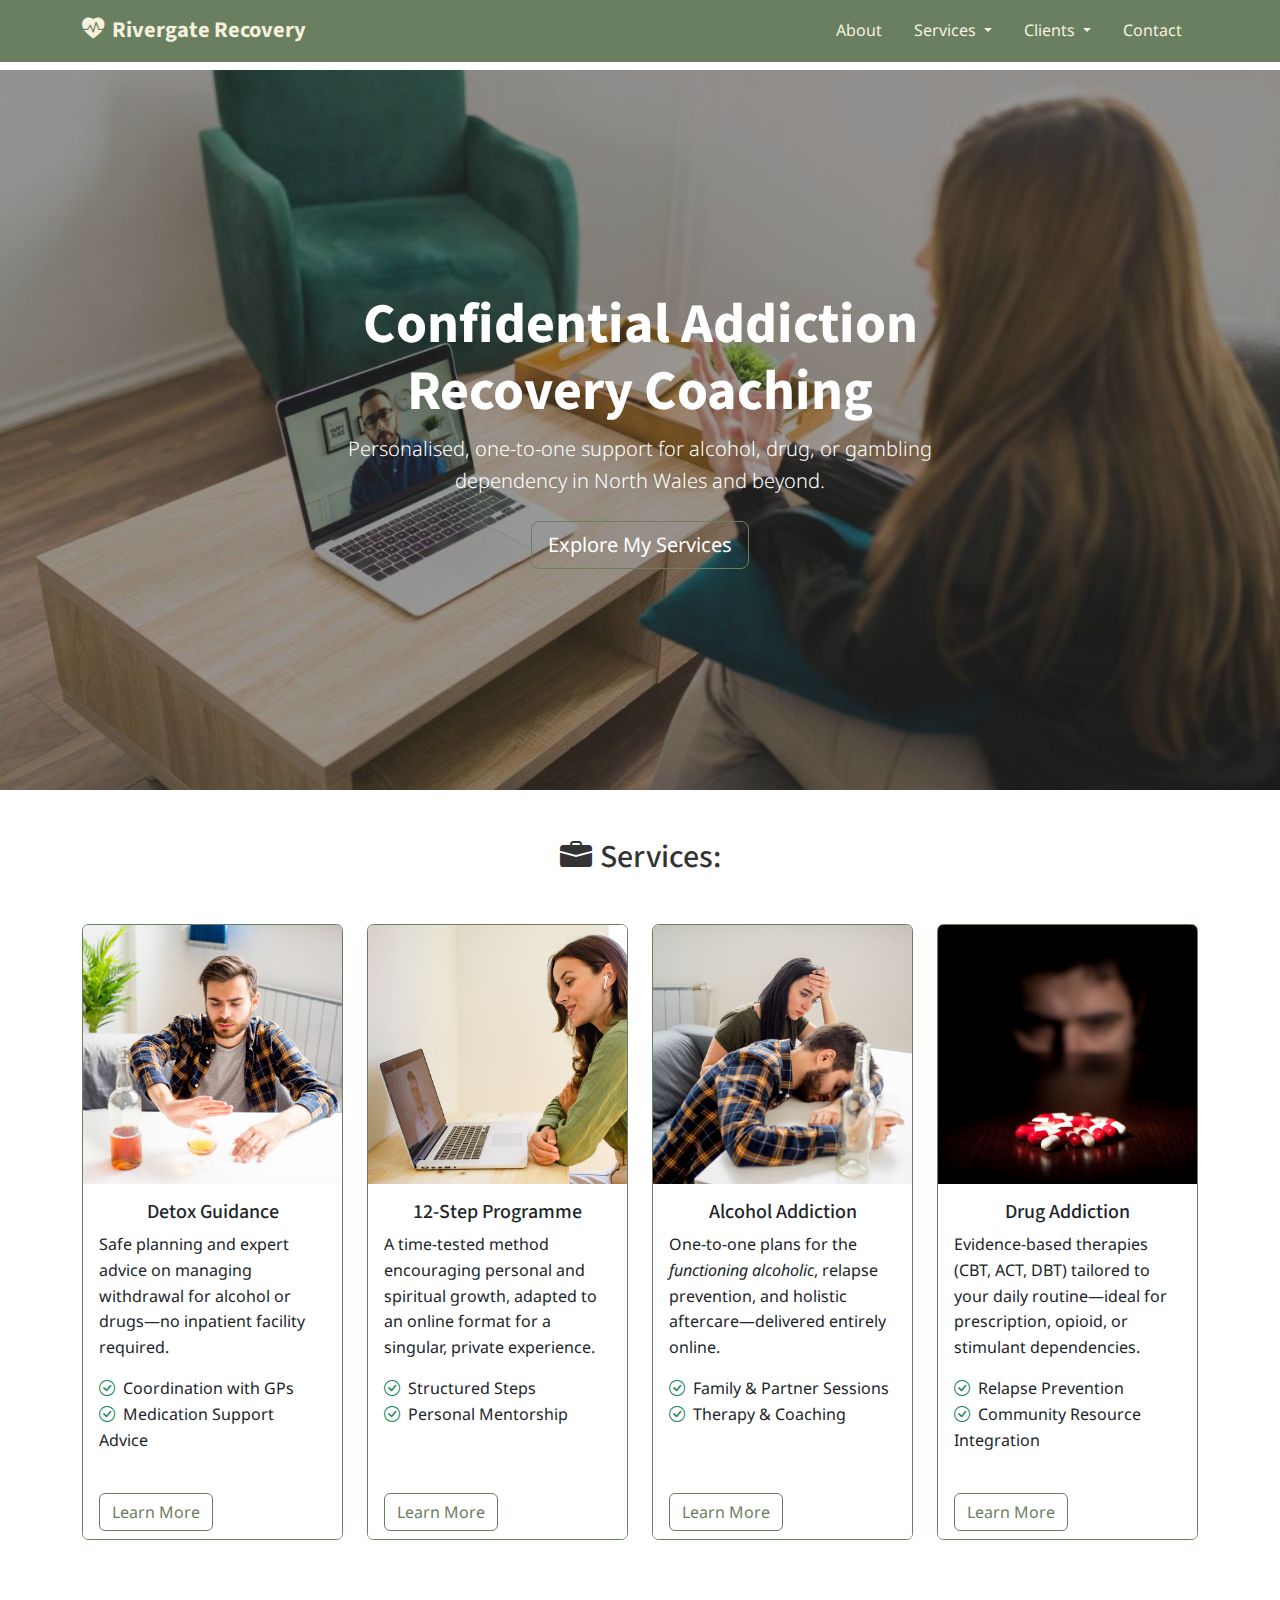
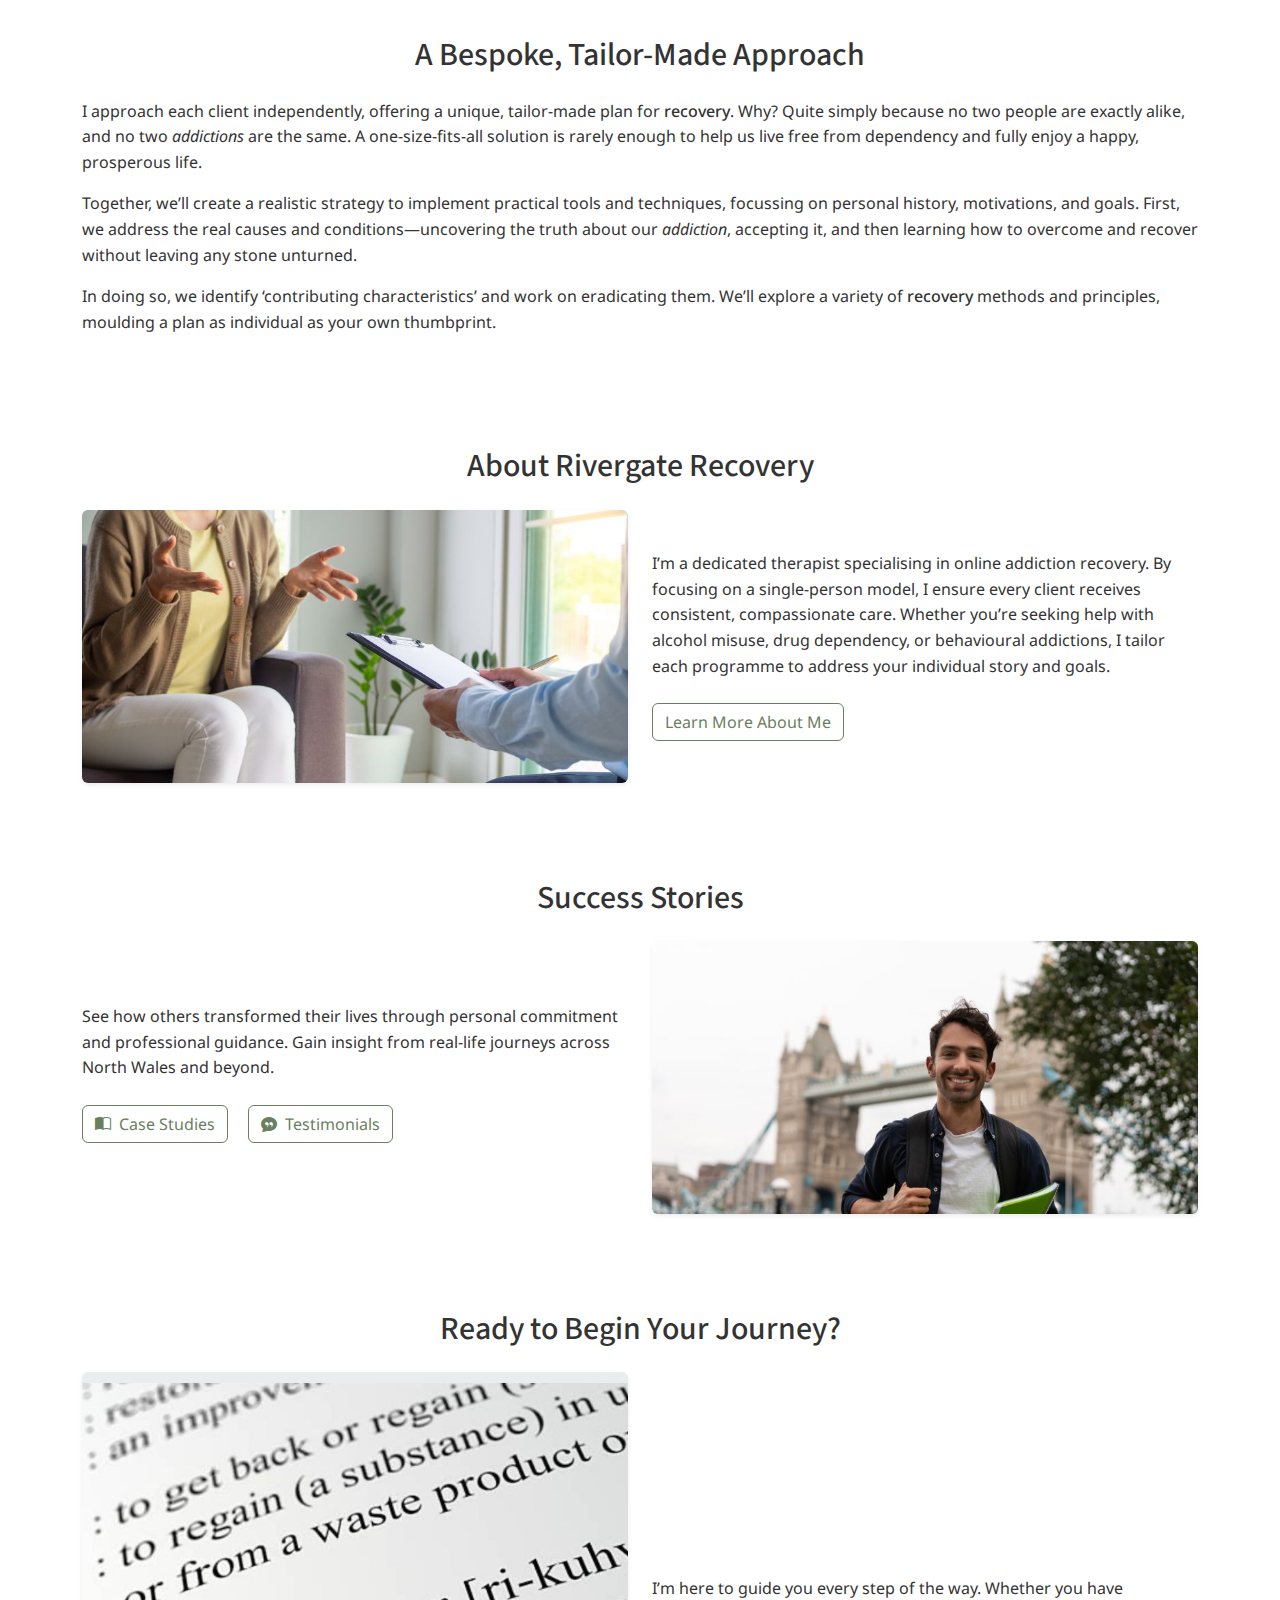
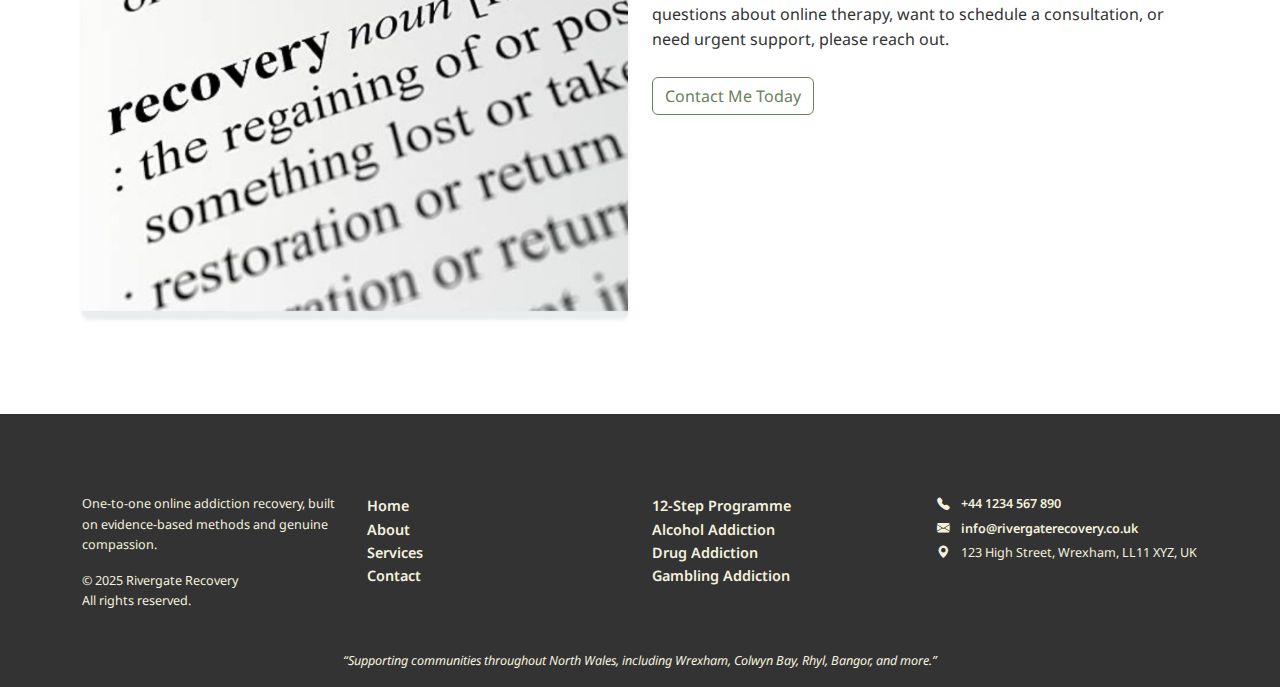
<file: index.html>
<!DOCTYPE html>
<html lang="en">
<head>
  <meta charset="UTF-8" />
  <meta name="description" content="Rivergate Recovery is a single-person practice offering compassionate, professional online addiction recovery services in North Wales and beyond." />
  <meta name="keywords" content="addiction, single-person approach, online therapy, recovery, relapse, functioning alcoholic, detox for alcohol, drug recovery, help with alcohol, living with an alcoholic, 12-step programme, Wrexham, Colwyn Bay, Rhyl, Bangor" />
  <meta name="viewport" content="width=device-width, initial-scale=1.0" />

  <title>Rivergate Recovery | Home</title>

  <!-- Google Fonts (Inter, DM Sans, IBM Plex Sans) -->
  <link rel="preconnect" href="https://fonts.googleapis.com">
  <link rel="preconnect" href="https://fonts.gstatic.com" crossorigin>
  <link 
    href="https://fonts.googleapis.com/css2?family=Inter:ital,opsz,wght@0,14..32,100..900;1,14..32,100..900&display=swap" 
    rel="stylesheet"
  >
  <link rel="preconnect" href="https://fonts.googleapis.com">
  <link rel="preconnect" href="https://fonts.gstatic.com" crossorigin>
  <link 
    href="https://fonts.googleapis.com/css2?family=DM+Sans:ital,opsz,wght@0,9..40,100..1000;1,9..40,100..1000&display=swap" 
    rel="stylesheet"
  >
  <link rel="preconnect" href="https://fonts.googleapis.com">
  <link rel="preconnect" href="https://fonts.gstatic.com" crossorigin>
  <link 
    href="https://fonts.googleapis.com/css2?family=IBM+Plex+Sans:ital,wght@0,100;0,200;0,300;0,400;0,500;0,600;0,700;1,100;1,200;1,300;1,400;1,500;1,600;1,700&display=swap" 
    rel="stylesheet"
  >

  <!-- Bootstrap CSS -->
  <link
    href="https://cdn.jsdelivr.net/npm/bootstrap@5.3.3/dist/css/bootstrap.min.css"
    rel="stylesheet"
    crossorigin="anonymous"
  />
  <!-- Bootstrap Icons -->
  <link
    rel="stylesheet"
    href="https://cdn.jsdelivr.net/npm/bootstrap-icons@1.10.5/font/bootstrap-icons.css"
  />

  <!-- Global Styles -->
  <link rel="stylesheet" href="css/styles.css" />

  <!-- Index Page Specific Styles -->
  <link rel="stylesheet" href="css/index.css" />
</head>
<body>

  <!-- NAVBAR (fixed-top) -->
  <nav class="navbar navbar-expand-lg navbar-dark fixed-top">
    <div class="container">
      <a class="navbar-brand fw-bold" href="index.html">
        <i class="bi bi-heart-pulse-fill me-2"></i>Rivergate Recovery
      </a>
      <button
        class="navbar-toggler"
        type="button"
        data-bs-toggle="collapse"
        data-bs-target="#navbarNav"
        aria-controls="navbarNav"
        aria-expanded="false"
        aria-label="Toggle navigation"
      >
        <span class="navbar-toggler-icon"></span>
      </button>

      <div class="collapse navbar-collapse" id="navbarNav">
        <ul class="navbar-nav ms-auto">
          <!-- About Link -->
          <li class="nav-item mx-2">
            <a class="nav-link" href="about.html" alt="About Rivergate Recovery">About</a>
          </li>
          <!-- Services Dropdown -->
          <li class="nav-item dropdown mx-2">
            <a
              class="nav-link dropdown-toggle"
              href="#"
              id="servicesDropdown"
              role="button"
              data-bs-toggle="dropdown"
              aria-expanded="false"
              alt="Services Dropdown"
            >
              Services
            </a>
            <ul class="dropdown-menu" aria-labelledby="servicesDropdown">
              <li><a class="dropdown-item" href="services.html">All Services</a></li>
              <li><a class="dropdown-item" href="programme-12-step.html">12-Step Programme</a></li>
              <li><a class="dropdown-item" href="alcohol-specific.html">Alcohol Addiction</a></li>
              <li><a class="dropdown-item" href="drug-specific.html">Drug Addiction</a></li>
              <li><a class="dropdown-item" href="gambling-specific.html">Gambling Addiction</a></li>
            </ul>
          </li>
          <!-- Clients Dropdown -->
          <li class="nav-item dropdown mx-2">
            <a
              class="nav-link dropdown-toggle"
              href="#"
              id="clientsDropdown"
              role="button"
              data-bs-toggle="dropdown"
              aria-expanded="false"
              alt="Clients Dropdown"
            >
              Clients
            </a>
            <ul class="dropdown-menu" aria-labelledby="clientsDropdown">
              <li><a class="dropdown-item" href="testimonials.html" alt="Testimonials">Testimonials</a></li>
              <li><a class="dropdown-item" href="case-studies.html" alt="Case Studies">Case Studies</a></li>
            </ul>
          </li>
          <!-- Contact Link -->
          <li class="nav-item mx-2">
            <a class="nav-link" href="contact.html" alt="Contact Rivergate Recovery">Contact</a>
          </li>
        </ul>
      </div>
    </div>
  </nav>
  <!-- END NAVBAR -->

  <!-- HERO SECTION -->
  <section class="hero-home d-flex align-items-center">
    <div class="hero-overlay"></div>
    <div class="container hero-content">
      <h1 class="display-4 fw-bold text-white">Confidential Addiction Recovery Coaching</h1>
      <p class="lead text-white mb-4">
        Personalised, one-to-one support for alcohol, drug, or gambling dependency in North Wales and beyond.
      </p>
      <a href="services.html" class="btn btn-outline-sage-hero btn-lg" alt="Explore Our Services Button">
        Explore My Services
      </a>
    </div>
  </section>
  <!-- END HERO SECTION -->

  
  <!-- END BESPOKE APPROACH SECTION -->

  <!-- SERVICES PREVIEW SECTION (Renamed to "Services:") -->
  <section class="py-5" id="services-preview">
    <div class="container">
      <h2 class="mb-5"><i class="bi bi-briefcase-fill me-2"></i>Services:</h2>
      <div class="row row-cols-1 row-cols-md-4 g-4">
        <!-- Card 1 -->
        <div class="col">
          <div class="card h-100 service-card">
            <img
              src="images/detox-guidance.jpg"
              class="card-img-top"
              alt="Detox & Withdrawal"
            />
            <div class="card-body">
              <h5 class="card-title">Detox Guidance</h5>
              <p class="card-text">
                Safe planning and expert advice on managing withdrawal for alcohol or drugs—no inpatient facility required.
              </p>
              <ul class="list-unstyled mt-3">
                <li><i class="bi bi-check-circle me-2 text-success"></i>Coordination with GPs</li>
                <li><i class="bi bi-check-circle me-2 text-success"></i>Medication Support Advice</li>
              </ul>
            </div>
            <div class="card-footer bg-white border-0">
              <a href="services.html" class="btn btn-outline-sage" alt="Learn More Link">Learn More</a>
            </div>
          </div>
        </div>
        <!-- Card 2 -->
        <div class="col">
          <div class="card h-100 service-card">
            <img
              src="images/12-step-programme.jpg"
              class="card-img-top"
              alt="12-Step Programme"
            />
            <div class="card-body">
              <h5 class="card-title">12-Step Programme</h5>
              <p class="card-text">
                A time-tested method encouraging personal and spiritual growth, adapted to an online format for a singular, private experience.
              </p>
              <ul class="list-unstyled mt-3">
                <li><i class="bi bi-check-circle me-2 text-success"></i>Structured Steps</li>
                <li><i class="bi bi-check-circle me-2 text-success"></i>Personal Mentorship</li>
              </ul>
            </div>
            <div class="card-footer bg-white border-0">
              <a href="programme-12-step.html" class="btn btn-outline-sage" alt="12-Step Programme Link">Learn More</a>
            </div>
          </div>
        </div>
        <!-- Card 3 -->
        <div class="col">
          <div class="card h-100 service-card">
            <img
              src="images/alcohol-addiction.jpg"
              class="card-img-top"
              alt="Alcohol Addiction Treatment"
            />
            <div class="card-body">
              <h5 class="card-title">Alcohol Addiction</h5>
              <p class="card-text">
                One-to-one plans for the <em>functioning alcoholic</em>, relapse prevention, and holistic aftercare—delivered entirely online.
              </p>
              <ul class="list-unstyled mt-3">
                <li><i class="bi bi-check-circle me-2 text-success"></i>Family &amp; Partner Sessions</li>
                <li><i class="bi bi-check-circle me-2 text-success"></i>Therapy &amp; Coaching</li>
              </ul>
            </div>
            <div class="card-footer bg-white border-0">
              <a href="alcohol-specific.html" class="btn btn-outline-sage" alt="Alcohol Services Link">Learn More</a>
            </div>
          </div>
        </div>
        <!-- Card 4 -->
        <div class="col">
          <div class="card h-100 service-card">
            <img
              src="images/drug-addiction.jpg"
              class="card-img-top"
              alt="Drug Addiction Treatment"
            />
            <div class="card-body">
              <h5 class="card-title">Drug Addiction</h5>
              <p class="card-text">
                Evidence-based therapies (CBT, ACT, DBT) tailored to your daily routine—ideal for prescription, opioid, or stimulant dependencies.
              </p>
              <ul class="list-unstyled mt-3">
                <li><i class="bi bi-check-circle me-2 text-success"></i>Relapse Prevention</li>
                <li><i class="bi bi-check-circle me-2 text-success"></i>Community Resource Integration</li>
              </ul>
            </div>
            <div class="card-footer bg-white border-0">
              <a href="drug-specific.html" class="btn btn-outline-sage" alt="Drug Services Link">Learn More</a>
            </div>
          </div>
        </div>
      </div>
    </div>
  </section>

  <!-- BESPOKE APPROACH SECTION -->
  <section class="py-5" id="bespoke-approach">
    <div class="container">
      <h2 class="mb-4">A Bespoke, Tailor-Made Approach</h2>
      <p>
        I approach each client independently, offering a unique, tailor-made plan for <strong>recovery</strong>. 
        Why? Quite simply because no two people are exactly alike, and no two <em>addictions</em> are the same. 
        A one-size-fits-all solution is rarely enough to help us live free from dependency and fully enjoy a 
        happy, prosperous life.
      </p>
      <p>
        Together, we’ll create a realistic strategy to implement practical tools and techniques, focussing on 
        personal history, motivations, and goals. First, we address the real causes and conditions—uncovering 
        the truth about our <em>addiction</em>, accepting it, and then learning how to overcome and recover 
        without leaving any stone unturned.
      </p>
      <p>
        In doing so, we identify ‘contributing characteristics’ and work on eradicating them. We’ll explore 
        a variety of <strong>recovery</strong> methods and principles, moulding a plan as individual as your 
        own thumbprint.
      </p>
    </div>
  </section>
  <!-- END SERVICES PREVIEW SECTION -->

  <!-- ABOUT SECTION -->
  <section id="about-intro" class="py-5">
    <div class="container">
      <h2 class="mb-4">About Rivergate Recovery</h2>
      <div class="row align-items-center g-4">
        <!-- Image Column -->
        <div class="col-md-6 text-center">
          <img
            src="images/therapis-introducing.jpg"
            alt="Therapist introducing practice"
            class="img-fluid rounded shadow-sm"
          />
        </div>
        <!-- Text Column -->
        <div class="col-md-6">
          <p class="mb-4">
            I’m a dedicated therapist specialising in online addiction recovery. 
            By focusing on a single-person model, I ensure every client receives 
            consistent, compassionate care. Whether you’re seeking help with 
            alcohol misuse, drug dependency, or behavioural addictions, 
            I tailor each programme to address your individual story and goals.
          </p>
          <a href="about.html" class="btn btn-outline-sage" alt="About Me Link">Learn More About Me</a>
        </div>
      </div>
    </div>
  </section>
  <!-- END ABOUT SECTION -->

  <!-- CASE STUDIES + TESTIMONIALS SECTION -->
  <section id="case-testimonials-intro" class="py-5">
    <div class="container">
      <h2 class="mb-4">Success Stories</h2>
      <div class="row align-items-center g-4">
        <!-- Text Column -->
        <div class="col-md-6">
          <p class="mb-4">
            See how others transformed their lives through personal commitment 
            and professional guidance. Gain insight from real-life journeys 
            across North Wales and beyond.
          </p>
          <a href="case-studies.html" class="btn btn-outline-sage me-md-3 mb-2" alt="Explore Case Studies Link">
            <i class="bi bi-book-half me-2"></i>Case Studies
          </a>
          <a href="testimonials.html" class="btn btn-outline-sage mb-2" alt="Read Testimonials Link">
            <i class="bi bi-chat-quote-fill me-2"></i>Testimonials
          </a>
        </div>
        <!-- Image Column -->
        <div class="col-md-6 text-center">
          <img
            src="images/personal-recovery-success.jpg"
            alt="Personal recovery success"
            class="img-fluid rounded shadow-sm"
          />
        </div>
      </div>
    </div>
  </section>
  <!-- END CASE STUDIES + TESTIMONIALS SECTION -->

  <!-- CONTACT SECTION -->
  <section id="contact-intro" class="py-5">
    <div class="container">
      <h2 class="mb-4">Ready to Begin Your Journey?</h2>
      <div class="row align-items-center g-4">
        <!-- Image Column -->
        <div class="col-md-6 text-center">
          <img
            src="images/addiction-support.jpg"
            alt="Contact me for addiction support"
            class="img-fluid rounded shadow-sm"
          />
        </div>
        <!-- Text Column -->
        <div class="col-md-6">
          <p class="mb-4">
            I’m here to guide you every step of the way. Whether you have 
            questions about online therapy, want to schedule a consultation, 
            or need urgent support, please reach out.
          </p>
          <a href="contact.html" class="btn btn-outline-sage" alt="Contact Page Link">Contact Me Today</a>
        </div>
      </div>
    </div>
  </section>
  <!-- END CONTACT SECTION -->

  <!-- FOOTER -->
  <footer class="footer pt-5 pb-3 mt-5">
    <div class="container">
      <div class="row">
        <!-- Footer Column 1 -->
        <div class="col-md-3 mb-4">
          <h5 class="fw-bold">Rivergate Recovery</h5>
          <p class="small">
            One-to-one online addiction recovery, built on evidence-based 
            methods and genuine compassion.
          </p>
          <p class="small mb-0">
            &copy; 2025 Rivergate Recovery<br/>
            All rights reserved.
          </p>
        </div>
        <!-- Footer Column 2: Quick Links -->
        <div class="col-md-3 mb-4">
          <h5 class="fw-bold">Quick Links</h5>
          <ul class="list-unstyled">
            <li><a href="index.html" alt="Home Link">Home</a></li>
            <li><a href="about.html" alt="About Link">About</a></li>
            <li><a href="services.html" alt="Services Link">Services</a></li>
            <li><a href="contact.html" alt="Contact Link">Contact</a></li>
          </ul>
        </div>
        <!-- Footer Column 3: Services -->
        <div class="col-md-3 mb-4">
          <h5 class="fw-bold">Services</h5>
          <ul class="list-unstyled">
            <li><a href="programme-12-step.html" alt="12-Step Programme Link">12-Step Programme</a></li>
            <li><a href="alcohol-specific.html" alt="Alcohol Addiction Link">Alcohol Addiction</a></li>
            <li><a href="drug-specific.html" alt="Drug Addiction Link">Drug Addiction</a></li>
            <li><a href="gambling-specific.html" alt="Gambling Addiction Link">Gambling Addiction</a></li>
          </ul>
        </div>
        <!-- Footer Column 4: Contact Info -->
        <div class="col-md-3 mb-4">
          <h5 class="fw-bold">Contact Info</h5>
          <p class="small mb-1">
            <i class="bi bi-telephone-fill me-2"></i>
            <a href="tel:+44-1234-567-890" alt="Telephone Number">
              +44 1234 567 890
            </a>
          </p>
          <p class="small mb-1">
            <i class="bi bi-envelope-fill me-2"></i>
            <a href="mailto:info@rivergaterecovery.co.uk" alt="Email Address">
              info@rivergaterecovery.co.uk
            </a>
          </p>
          <p class="small mb-0">
            <i class="bi bi-geo-alt-fill me-2"></i>
            123 High Street, Wrexham, LL11 XYZ, UK
          </p>
        </div>
      </div>
      <!-- Footer Bottom Row -->
      <div class="row pt-3">
        <div class="col text-center">
          <p class="small mb-0">
            <em>“Supporting communities throughout North Wales, including Wrexham, Colwyn Bay, Rhyl, Bangor, and more.”</em>
          </p>
        </div>
      </div>
    </div>
  </footer>
  <!-- END FOOTER -->

  <!-- Bootstrap JS Bundle -->
  <script
    src="https://cdn.jsdelivr.net/npm/bootstrap@5.3.3/dist/js/bootstrap.bundle.min.js"
    crossorigin="anonymous"
  ></script>
</body>
</html>
</file>
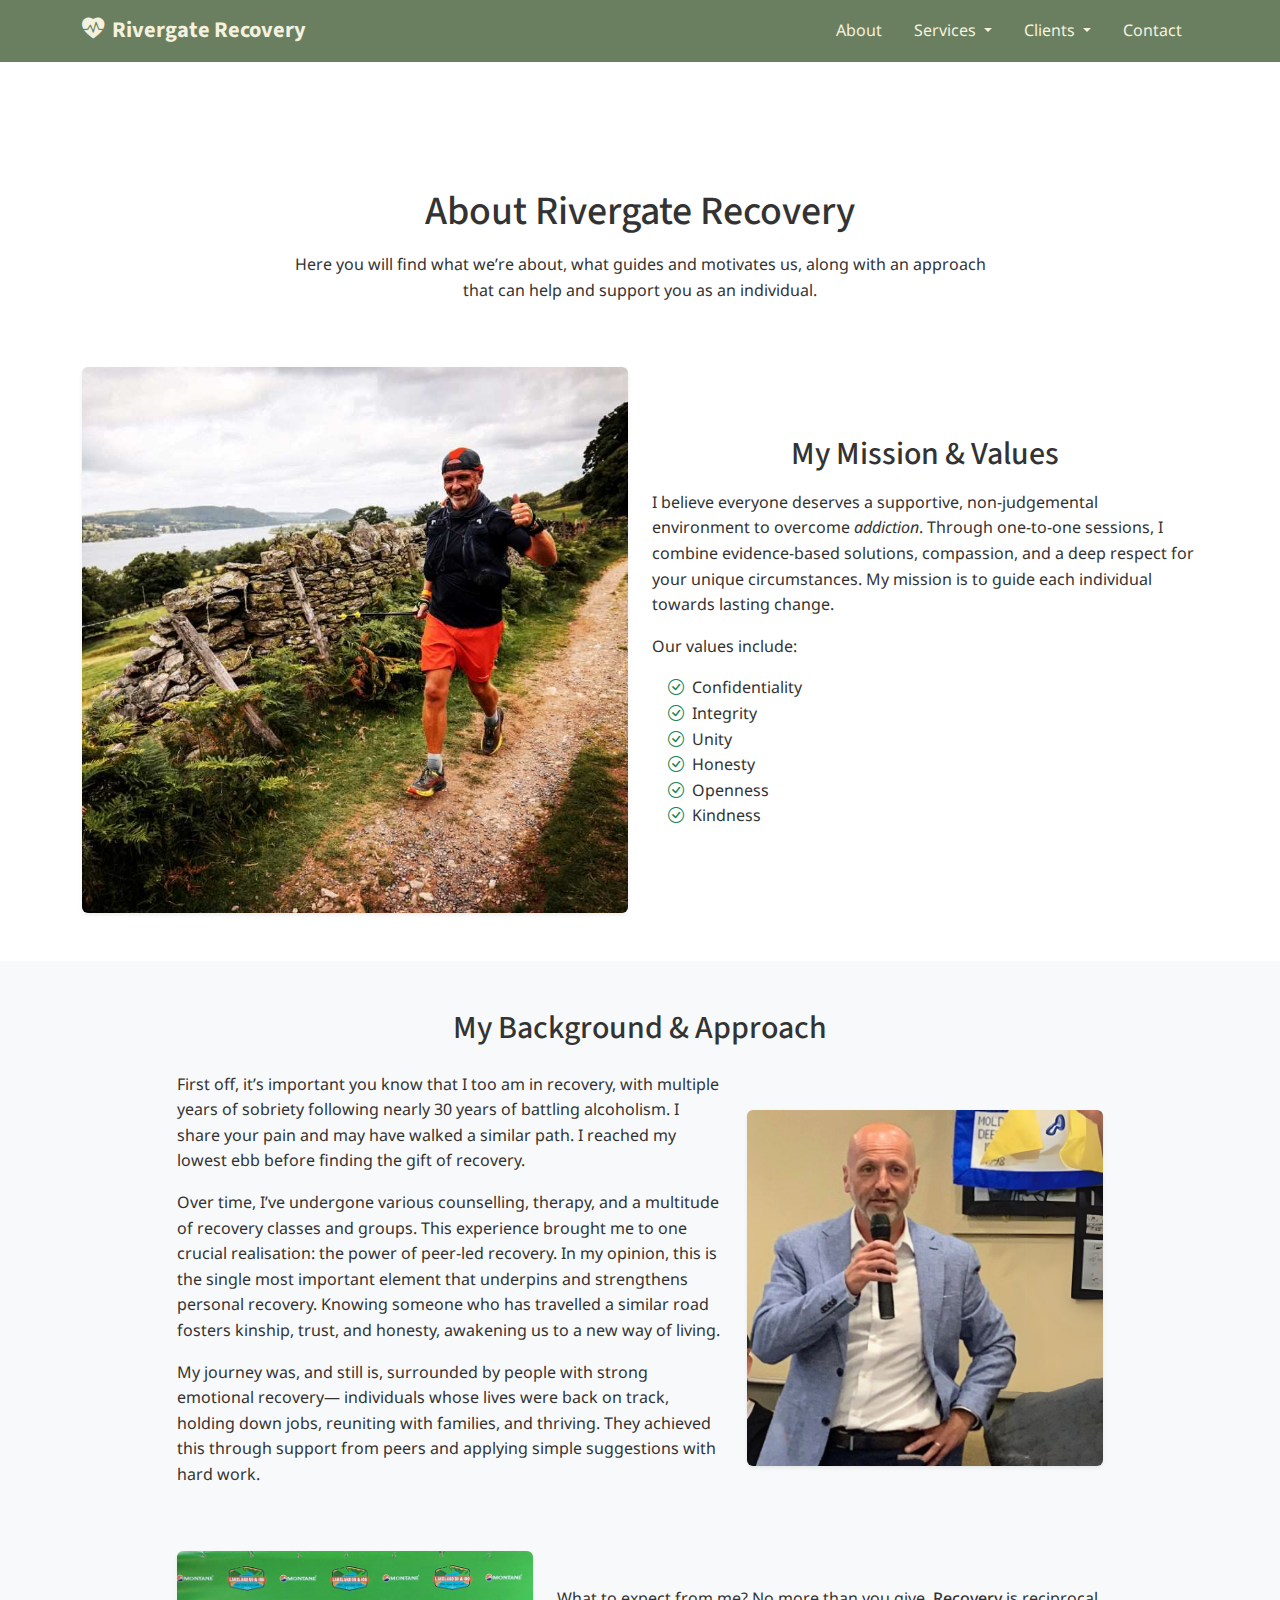
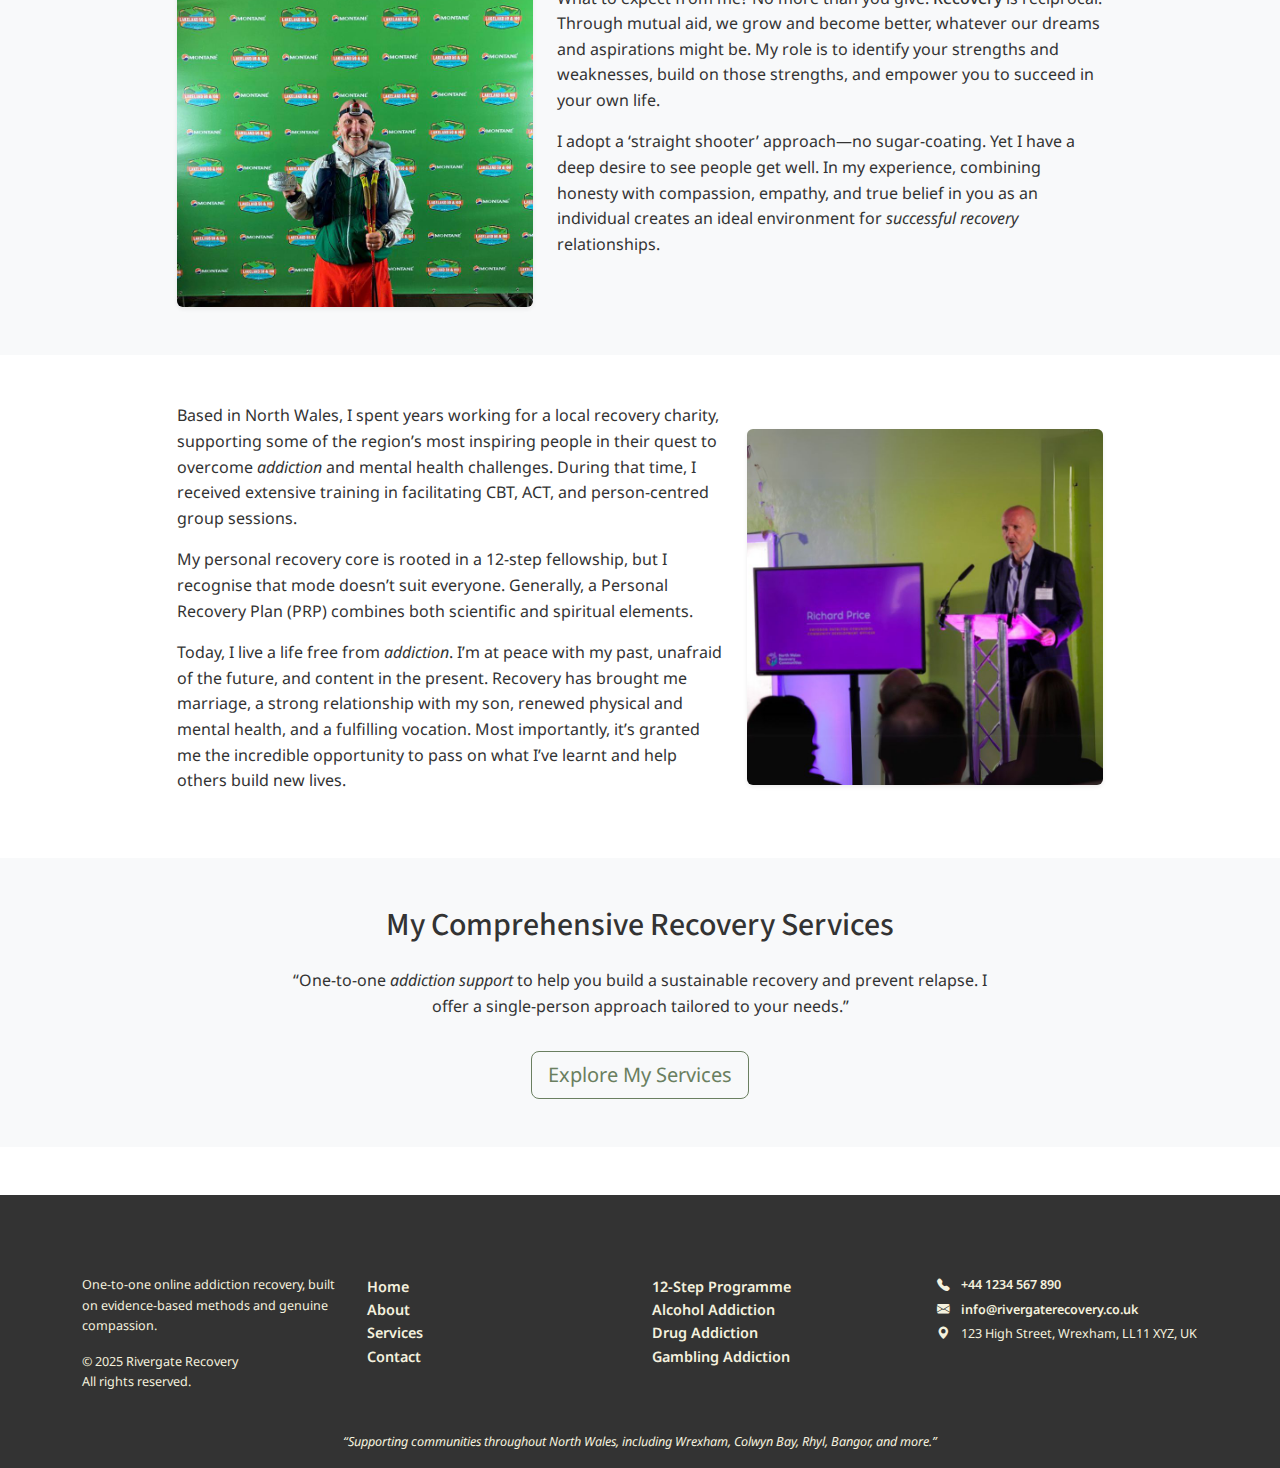
<file: about.html>
<!DOCTYPE html>
<html lang="en">
<head>
  <meta charset="UTF-8" />
  <meta name="description" content="Learn about Rivergate Recovery’s single-person online approach to addiction recovery, serving individuals across North Wales." />
  <meta name="keywords" content="about, single-person, online therapy, addiction recovery, Wrexham, North Wales" />
  <meta name="viewport" content="width=device-width, initial-scale=1.0" />
  <title>Rivergate Recovery | About</title>

  <!-- Bootstrap & Icons -->
  <link
    href="https://cdn.jsdelivr.net/npm/bootstrap@5.3.3/dist/css/bootstrap.min.css"
    rel="stylesheet"
    crossorigin="anonymous"
  />
  <link
    rel="stylesheet"
    href="https://cdn.jsdelivr.net/npm/bootstrap-icons@1.10.5/font/bootstrap-icons.css"
  />

  <!-- Google Fonts (Inter, DM Sans, IBM Plex Sans) -->
  <link rel="preconnect" href="https://fonts.googleapis.com">
  <link rel="preconnect" href="https://fonts.gstatic.com" crossorigin>
  <link 
    href="https://fonts.googleapis.com/css2?family=Inter:ital,opsz,wght@0,14..32,100..900;1,14..32,100..900&display=swap" 
    rel="stylesheet"
  >
  <link rel="preconnect" href="https://fonts.googleapis.com">
  <link rel="preconnect" href="https://fonts.gstatic.com" crossorigin>
  <link 
    href="https://fonts.googleapis.com/css2?family=DM+Sans:ital,opsz,wght@0,9..40,100..1000;1,9..40,100..1000&display=swap" 
    rel="stylesheet"
  >
  <link rel="preconnect" href="https://fonts.googleapis.com">
  <link rel="preconnect" href="https://fonts.gstatic.com" crossorigin>
  <link 
    href="https://fonts.googleapis.com/css2?family=IBM+Plex+Sans:ital,wght@0,100;0,200;0,300;0,400;0,500;0,600;0,700;1,100;1,200;1,300;1,400;1,500;1,600;1,700&display=swap" 
    rel="stylesheet"
  >

  <!-- Global Styles -->
  <link rel="stylesheet" href="css/styles.css" />
</head>
<body>

  <!-- NAVBAR (fixed-top) -->
  <nav class="navbar navbar-expand-lg navbar-dark fixed-top">
    <div class="container">
      <a class="navbar-brand fw-bold" href="index.html">
        <i class="bi bi-heart-pulse-fill me-2"></i>Rivergate Recovery
      </a>
      <button
        class="navbar-toggler"
        type="button"
        data-bs-toggle="collapse"
        data-bs-target="#navbarNav"
        aria-controls="navbarNav"
        aria-expanded="false"
        aria-label="Toggle navigation"
      >
        <span class="navbar-toggler-icon"></span>
      </button>

      <div class="collapse navbar-collapse" id="navbarNav">
        <ul class="navbar-nav ms-auto">
          <!-- About Link -->
          <li class="nav-item mx-2">
            <a class="nav-link active" aria-current="page" href="about.html" alt="About Rivergate Recovery">
              About
            </a>
          </li>
          <!-- Services Dropdown -->
          <li class="nav-item dropdown mx-2">
            <a
              class="nav-link dropdown-toggle"
              href="#"
              id="servicesDropdown"
              role="button"
              data-bs-toggle="dropdown"
              aria-expanded="false"
              alt="Services Dropdown"
            >
              Services
            </a>
            <ul class="dropdown-menu" aria-labelledby="servicesDropdown">
              <li><a class="dropdown-item" href="services.html">All Services</a></li>
              <li><a class="dropdown-item" href="programme-12-step.html">12-Step Programme</a></li>
              <li><a class="dropdown-item" href="alcohol-specific.html">Alcohol Addiction</a></li>
              <li><a class="dropdown-item" href="drug-specific.html">Drug Addiction</a></li>
              <li><a class="dropdown-item" href="gambling-specific.html">Gambling Addiction</a></li>
            </ul>
          </li>
          <!-- Clients Dropdown -->
          <li class="nav-item dropdown mx-2">
            <a
              class="nav-link dropdown-toggle"
              href="#"
              id="clientsDropdown"
              role="button"
              data-bs-toggle="dropdown"
              aria-expanded="false"
              alt="Clients Dropdown"
            >
              Clients
            </a>
            <ul class="dropdown-menu" aria-labelledby="clientsDropdown">
              <li><a class="dropdown-item" href="testimonials.html" alt="Testimonials">Testimonials</a></li>
              <li><a class="dropdown-item" href="case-studies.html" alt="Case Studies">Case Studies</a></li>
            </ul>
          </li>
          <!-- Contact Link -->
          <li class="nav-item mx-2">
            <a class="nav-link" href="contact.html" alt="Contact Rivergate Recovery">Contact</a>
          </li>
        </ul>
      </div>
    </div>
  </nav>
  <!-- END NAVBAR -->

  <!-- HERO SECTION -->
  <section id="about-hero" class="py-5" style="margin-top: 70px;">
    <div class="container text-center">
      <h1 class="mb-3">About Rivergate Recovery</h1>
      <p class="mx-auto" style="max-width: 700px;">
        Here you will find what we’re about, what guides and motivates us, 
        along with an approach that can help and support you as an individual.
      </p>
    </div>
  </section>
  <!-- END HERO SECTION -->

  <!-- MISSION & VALUES SECTION -->
  <section id="mission-values" class="pb-5">
    <div class="container">
      <div class="row g-4 align-items-center">
        <!-- Image Column (optional placeholder) -->
        <div class="col-md-6 text-center">
          <img
            src="images/my-mission-and-values.jpg"
            alt="Mission and Values"
            class="img-fluid rounded shadow-sm"
          />
        </div>
        <!-- Text Column -->
        <div class="col-md-6">
          <h2 class="mb-3">My Mission &amp; Values</h2>
          <p>
            I believe everyone deserves a supportive, non-judgemental environment to 
            overcome <em>addiction</em>. Through one-to-one sessions, I combine evidence-based 
            solutions, compassion, and a deep respect for your unique circumstances. 
            My mission is to guide each individual towards lasting change.
          </p>
          <p>
            Our values include:
          </p>
          <ul class="list-unstyled ms-3">
            <li><i class="bi bi-check-circle me-2 text-success"></i>Confidentiality</li>
            <li><i class="bi bi-check-circle me-2 text-success"></i>Integrity</li>
            <li><i class="bi bi-check-circle me-2 text-success"></i>Unity</li>
            <li><i class="bi bi-check-circle me-2 text-success"></i>Honesty</li>
            <li><i class="bi bi-check-circle me-2 text-success"></i>Openness</li>
            <li><i class="bi bi-check-circle me-2 text-success"></i>Kindness</li>
          </ul>
        </div>
      </div>
    </div>
  </section>
  <!-- END MISSION & VALUES SECTION -->

  <!-- BACKGROUND & APPROACH SECTION -->
  <section id="background-approach" class="py-5 bg-light">
    <div class="container">
      <h2 class="mb-4 text-center">My Background &amp; Approach</h2>
      <div class="row align-items-center justify-content-center g-4">
        <!-- Text Column -->
        <div class="col-md-6">
          <p>
            First off, it’s important you know that I too am in recovery, with multiple years 
            of sobriety following nearly 30 years of battling alcoholism. I share your pain 
            and may have walked a similar path. I reached my lowest ebb before finding 
            the gift of recovery.
          </p>
          <p>
            Over time, I’ve undergone various counselling, therapy, and a multitude of 
            recovery classes and groups. This experience brought me to one crucial realisation:
            the power of peer-led recovery. In my opinion, this is the single most important 
            element that underpins and strengthens personal recovery. Knowing someone 
            who has travelled a similar road fosters kinship, trust, and honesty, awakening 
            us to a new way of living.
          </p>
          <p>
            My journey was, and still is, surrounded by people with strong emotional recovery— 
            individuals whose lives were back on track, holding down jobs, reuniting with 
            families, and thriving. They achieved this through support from peers and 
            applying simple suggestions with hard work.
          </p>
        </div>
        <!-- Image Column -->
        <div class="col-md-6 col-lg-4 text-center">
          <img
            src="images/my-recovery-journey.jpg"
            alt="My recovery journey"
            class="img-fluid rounded shadow-sm"
          />
        </div>
      </div>
      <div class="row align-items-center justify-content-center g-4 mt-4">
        <div class="col-md-6 col-lg-4">
          <img
            src="images/helping-others.jpg"
            alt="Helping others"
            class="img-fluid rounded shadow-sm"
          />
        </div>
        <div class="col-md-6">
          <p>
            What to expect from me? No more than you give. <strong>Recovery</strong> is reciprocal.
            Through mutual aid, we grow and become better, whatever our dreams and aspirations 
            might be. My role is to identify your strengths and weaknesses, build on those strengths, 
            and empower you to succeed in your own life.
          </p>
          <p>
            I adopt a ‘straight shooter’ approach—no sugar-coating. Yet I have a deep desire 
            to see people get well. In my experience, combining honesty with compassion, empathy, 
            and true belief in you as an individual creates an ideal environment for 
            <em>successful recovery</em> relationships.
          </p>
        </div>
      </div>
    </div>
  </section>
  <!-- END BACKGROUND & APPROACH SECTION -->

  <!-- EXTENDED BACKGROUND SECTION -->
  <section id="my-training" class="py-5">
    <div class="container">
      <div class="row g-4 align-items-center justify-content-center">
        <div class="col-md-6 ">
          <p>
            Based in North Wales, I spent years working for a local recovery charity, supporting 
            some of the region’s most inspiring people in their quest to overcome <em>addiction</em> 
            and mental health challenges. During that time, I received extensive training in 
            facilitating CBT, ACT, and person-centred group sessions.
          </p>
          <p>
            My personal recovery core is rooted in a 12-step fellowship, but I recognise that mode 
            doesn’t suit everyone. Generally, a Personal Recovery Plan (PRP) combines both scientific 
            and spiritual elements.
          </p>
          <p>
            Today, I live a life free from <em>addiction</em>. I’m at peace with my past, unafraid of 
            the future, and content in the present. Recovery has brought me marriage, a strong 
            relationship with my son, renewed physical and mental health, and a fulfilling vocation. 
            Most importantly, it’s granted me the incredible opportunity to pass on what I’ve learnt 
            and help others build new lives.
          </p>
        </div>
        <div class="col-md-6 col-lg-4 text-center">
          <img
            src="images/training-credentials.jpg"
            alt="Training credentials"
            class="img-fluid rounded shadow-sm"
          />
        </div>
      </div>
    </div>
  </section>
  <!-- END EXTENDED BACKGROUND SECTION -->

  <!-- COMPREHENSIVE SERVICES CTA -->
  <section id="comprehensive-services" class="py-5 bg-light text-center">
    <div class="container">
      <h2 class="mb-4">My Comprehensive Recovery Services</h2>
      <p class="mx-auto" style="max-width: 700px;">
        “One-to-one <em>addiction support</em> to help you build a sustainable recovery and 
        prevent relapse. I offer a single-person approach tailored to your needs.”
      </p>
      <a 
        href="services.html" 
        class="btn btn-outline-sage btn-lg mt-3"
      >
        Explore My Services
      </a>
    </div>
  </section>
  <!-- END COMPREHENSIVE SERVICES CTA -->

  <!-- FOOTER -->
  <footer class="footer pt-5 pb-3 mt-5">
    <div class="container">
      <div class="row">
        <!-- Footer Column 1 -->
        <div class="col-md-3 mb-4">
          <h5 class="fw-bold">Rivergate Recovery</h5>
          <p class="small">
            One-to-one online addiction recovery, built on evidence-based 
            methods and genuine compassion.
          </p>
          <p class="small mb-0">
            &copy; 2025 Rivergate Recovery<br/>
            All rights reserved.
          </p>
        </div>
        <!-- Footer Column 2: Quick Links -->
        <div class="col-md-3 mb-4">
          <h5 class="fw-bold">Quick Links</h5>
          <ul class="list-unstyled">
            <li><a href="index.html" alt="Home Link">Home</a></li>
            <li><a href="about.html" alt="About Link">About</a></li>
            <li><a href="services.html" alt="Services Link">Services</a></li>
            <li><a href="contact.html" alt="Contact Link">Contact</a></li>
          </ul>
        </div>
        <!-- Footer Column 3: Services -->
        <div class="col-md-3 mb-4">
          <h5 class="fw-bold">Services</h5>
          <ul class="list-unstyled">
            <li><a href="programme-12-step.html" alt="12-Step Programme Link">12-Step Programme</a></li>
            <li><a href="alcohol-specific.html" alt="Alcohol Addiction Link">Alcohol Addiction</a></li>
            <li><a href="drug-specific.html" alt="Drug Addiction Link">Drug Addiction</a></li>
            <li><a href="gambling-specific.html" alt="Gambling Addiction Link">Gambling Addiction</a></li>
          </ul>
        </div>
        <!-- Footer Column 4: Contact Info -->
        <div class="col-md-3 mb-4">
          <h5 class="fw-bold">Contact Info</h5>
          <p class="small mb-1">
            <i class="bi bi-telephone-fill me-2"></i>
            <a href="tel:+44-1234-567-890" alt="Telephone Number">
              +44 1234 567 890
            </a>
          </p>
          <p class="small mb-1">
            <i class="bi bi-envelope-fill me-2"></i>
            <a href="mailto:info@rivergaterecovery.co.uk" alt="Email Address">
              info@rivergaterecovery.co.uk
            </a>
          </p>
          <p class="small mb-0">
            <i class="bi bi-geo-alt-fill me-2"></i>
            123 High Street, Wrexham, LL11 XYZ, UK
          </p>
        </div>
      </div>
      <!-- Footer Bottom Row -->
      <div class="row pt-3">
        <div class="col text-center">
          <p class="small mb-0">
            <em>“Supporting communities throughout North Wales, including Wrexham, Colwyn Bay, Rhyl, Bangor, and more.”</em>
          </p>
        </div>
      </div>
    </div>
  </footer>
  <!-- END FOOTER -->

  <!-- Bootstrap JS -->
  <script
    src="https://cdn.jsdelivr.net/npm/bootstrap@5.3.3/dist/js/bootstrap.bundle.min.js"
    crossorigin="anonymous"
  ></script>
</body>
</html>
</file>
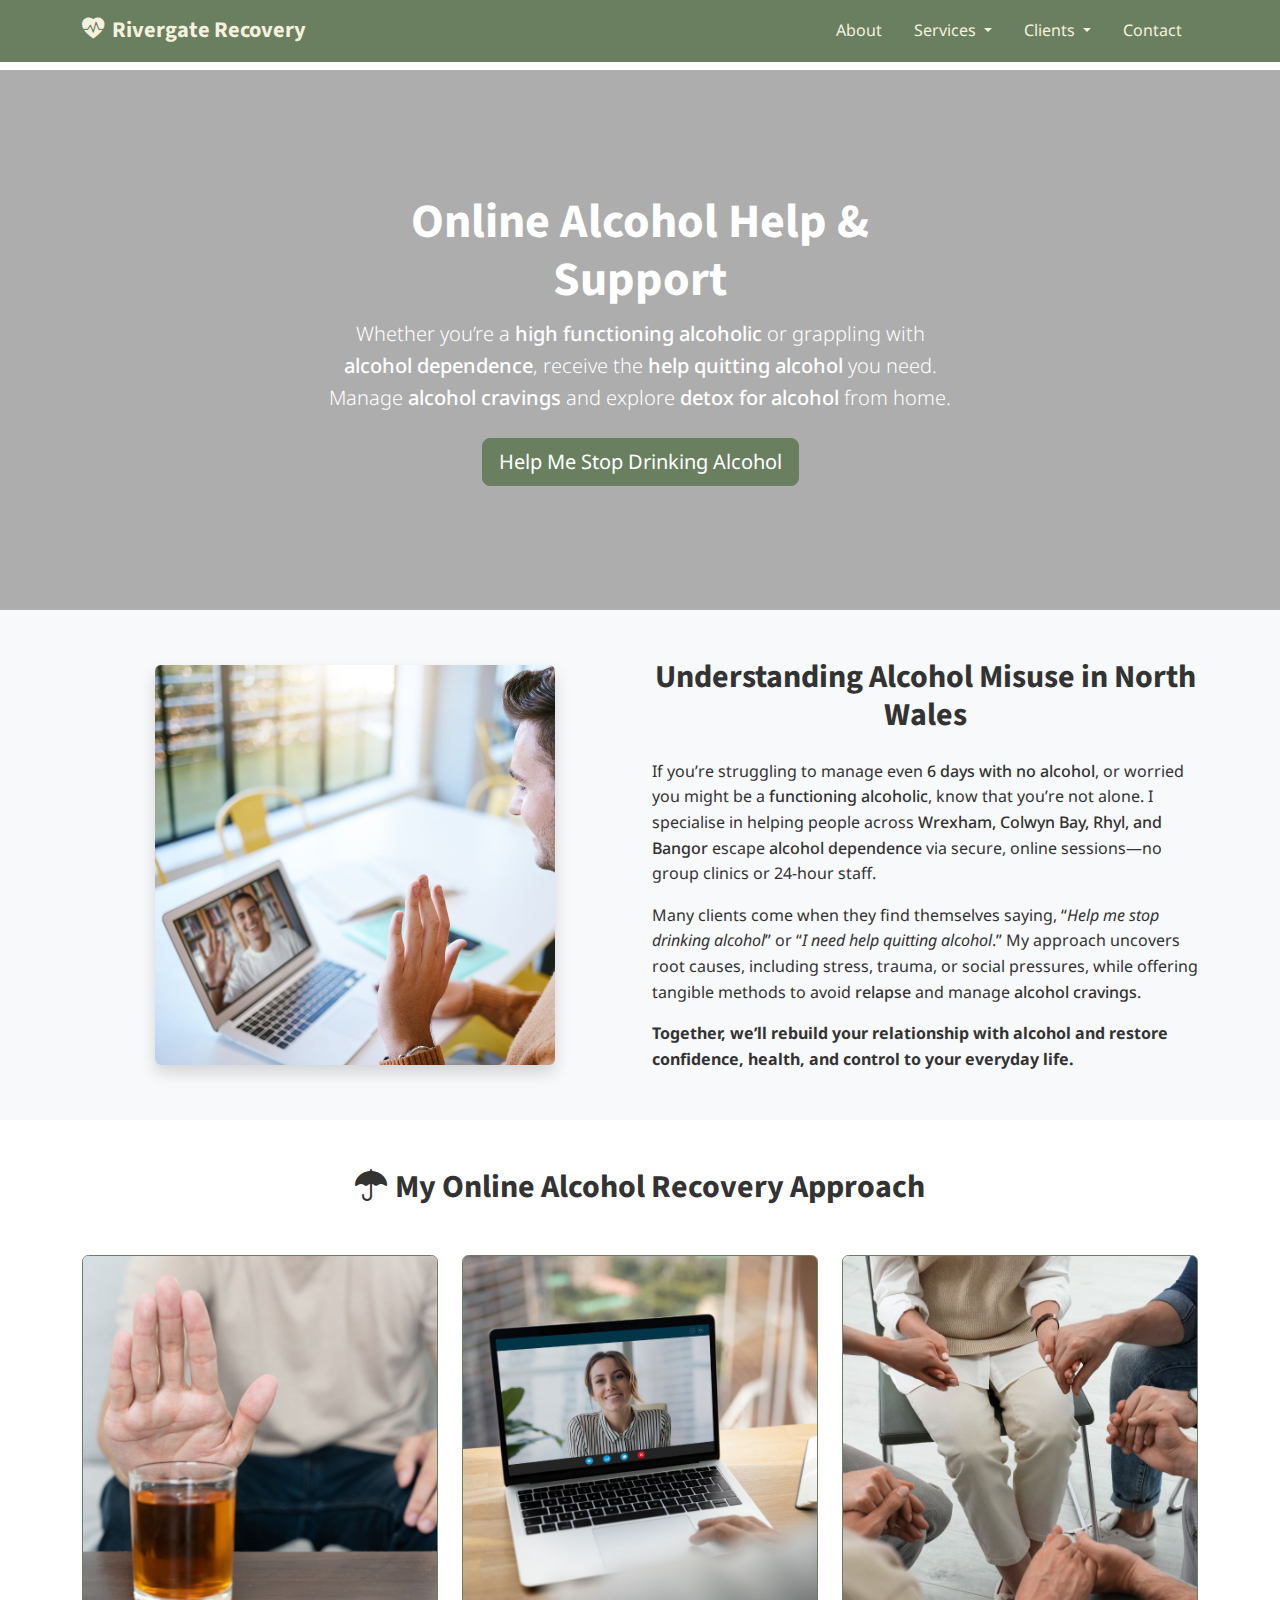
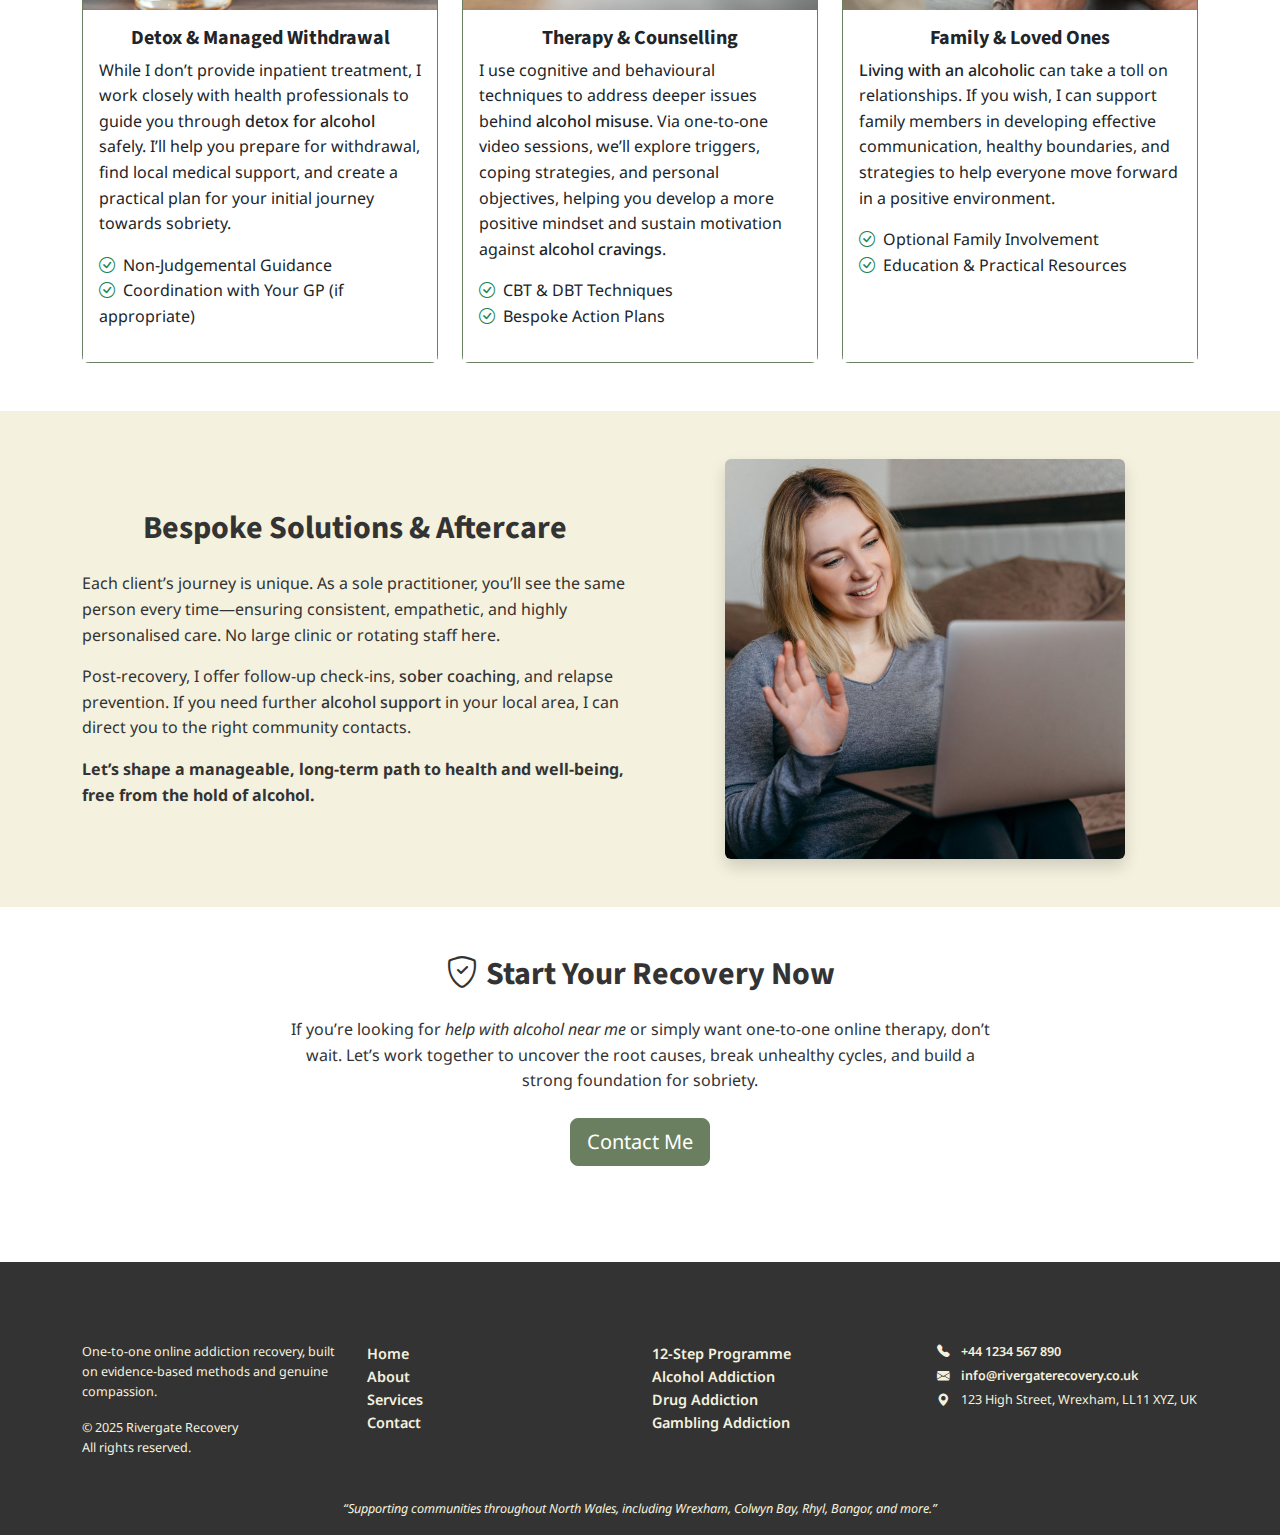
<file: alcohol-specific.html>
<!DOCTYPE html>
<html lang="en">
<head>
  <meta charset="UTF-8" />
  <meta name="description" content="Personal, online support for alcohol addiction. Specialising in high functioning alcoholism, relapse prevention, and emotional well-being across North Wales." />
  <meta name="keywords" content="alcohol addiction, recovery, functioning alcoholic, high functioning alcoholic, alcohol dependence, help me stop drinking alcohol, living with an alcoholic, relapse, alcohol cravings, North Wales" />
  <meta name="viewport" content="width=device-width, initial-scale=1.0" />
  <title>Rivergate Recovery | Alcohol Addiction</title>

  <!-- Bootstrap & Icons -->
  <link
    href="https://cdn.jsdelivr.net/npm/bootstrap@5.3.3/dist/css/bootstrap.min.css"
    rel="stylesheet"
    crossorigin="anonymous"
  />
  <link
    rel="stylesheet"
    href="https://cdn.jsdelivr.net/npm/bootstrap-icons@1.10.5/font/bootstrap-icons.css"
  />

  <!-- Google Fonts (Inter, DM Sans, IBM Plex Sans) -->
  <link rel="preconnect" href="https://fonts.googleapis.com">
  <link rel="preconnect" href="https://fonts.gstatic.com" crossorigin>
  <link 
    href="https://fonts.googleapis.com/css2?family=Inter:wght@100..900&family=DM+Sans:wght@100..900&family=IBM+Plex+Sans:wght@100..900&display=swap"
    rel="stylesheet"
  >

  <!-- Global CSS -->
  <link rel="stylesheet" href="css/styles.css" />
  <!-- Alcohol-Specific CSS -->
  <link rel="stylesheet" href="alcohol-specific.css" />
</head>
<body>

  <!-- NAVBAR (fixed-top) -->
  <nav class="navbar navbar-expand-lg navbar-dark fixed-top">
    <div class="container">
      <a class="navbar-brand fw-bold" href="index.html">
        <i class="bi bi-heart-pulse-fill me-2"></i>Rivergate Recovery
      </a>
      <button
        class="navbar-toggler"
        type="button"
        data-bs-toggle="collapse"
        data-bs-target="#navbarNav"
        aria-controls="navbarNav"
        aria-expanded="false"
        aria-label="Toggle navigation"
      >
        <span class="navbar-toggler-icon"></span>
      </button>

      <div class="collapse navbar-collapse" id="navbarNav">
        <ul class="navbar-nav ms-auto">
          <!-- About Link -->
          <li class="nav-item mx-2">
            <a class="nav-link" href="about.html" alt="About Rivergate Recovery">About</a>
          </li>
          <!-- Services Dropdown -->
          <li class="nav-item dropdown mx-2">
            <a
              class="nav-link dropdown-toggle"
              href="#"
              id="servicesDropdown"
              role="button"
              data-bs-toggle="dropdown"
              aria-expanded="false"
              alt="Services Dropdown"
            >
              Services
            </a>
            <ul class="dropdown-menu" aria-labelledby="servicesDropdown">
              <li><a class="dropdown-item" href="services.html">All Services</a></li>
              <li><a class="dropdown-item" href="programme-12-step.html">12-Step Programme</a></li>
              <li><a class="dropdown-item" href="alcohol-specific.html">Alcohol Addiction</a></li>
              <li><a class="dropdown-item" href="drug-specific.html">Drug Addiction</a></li>
              <li><a class="dropdown-item" href="gambling-specific.html">Gambling Addiction</a></li>
            </ul>
          </li>
          <!-- Clients Dropdown -->
          <li class="nav-item dropdown mx-2">
            <a
              class="nav-link dropdown-toggle"
              href="#"
              id="clientsDropdown"
              role="button"
              data-bs-toggle="dropdown"
              aria-expanded="false"
              alt="Clients Dropdown"
            >
              Clients
            </a>
            <ul class="dropdown-menu" aria-labelledby="clientsDropdown">
              <li><a class="dropdown-item" href="testimonials.html" alt="Testimonials">Testimonials</a></li>
              <li><a class="dropdown-item" href="case-studies.html" alt="Case Studies">Case Studies</a></li>
            </ul>
          </li>
          <!-- Contact Link -->
          <li class="nav-item mx-2">
            <a class="nav-link" href="contact.html" alt="Contact Rivergate Recovery">Contact</a>
          </li>
        </ul>
      </div>
    </div>
  </nav>
  <!-- END NAVBAR -->

  <!-- HERO SECTION: ALCOHOL -->
  <section class="alcohol-hero d-flex align-items-center">
    <div class="alcohol-hero-overlay"></div>
    <div class="container hero-content">
      <h1 class="display-5 fw-bold text-white">
        Online Alcohol Help &amp; Support
      </h1>
      <p class="lead text-white mb-4">
        Whether you’re a <strong>high functioning alcoholic</strong> or grappling 
        with <strong>alcohol dependence</strong>, receive the <strong>help quitting alcohol</strong> 
        you need. Manage <strong>alcohol cravings</strong> and explore 
        <strong>detox for alcohol</strong> from home.
      </p>
      <a href="contact.html" class="btn btn-primary btn-lg">
        Help Me Stop Drinking Alcohol
      </a>
    </div>
  </section>
  <!-- END HERO SECTION -->

  <!-- SECTION 1: UNDERSTANDING ALCOHOL MISUSE -->
  <section class="py-5 bg-light">
    <div class="container">
      <div class="row align-items-center g-4">
        <div class="col-md-6 text-center">
          <img
            src="images/private-online-consultation.jpg"
            alt="Private online consultation"
            class="img-fluid rounded shadow"
            style="max-height: 400px;"
          />
        </div>
        <div class="col-md-6">
          <h2 class="mb-4">Understanding Alcohol Misuse in North Wales</h2>
          <p>
            If you’re struggling to manage even <strong>6 days with no alcohol</strong>, 
            or worried you might be a <strong>functioning alcoholic</strong>, 
            know that you’re not alone. I specialise in helping people across 
            <strong>Wrexham, Colwyn Bay, Rhyl, and Bangor</strong> escape 
            <strong>alcohol dependence</strong> via secure, online sessions—no group 
            clinics or 24-hour staff.
          </p>
          <p>
            Many clients come when they find themselves saying, “<em>Help me stop drinking alcohol</em>” 
            or “<em>I need help quitting alcohol</em>.” My approach uncovers root causes, 
            including stress, trauma, or social pressures, while offering tangible methods 
            to avoid <strong>relapse</strong> and manage <strong>alcohol cravings</strong>.
          </p>
          <p class="mb-0 fw-bold">
            Together, we’ll rebuild your relationship with alcohol and restore confidence, 
            health, and control to your everyday life.
          </p>
        </div>
      </div>
    </div>
  </section>
  <!-- END SECTION 1 -->

  <!-- SECTION 2: MY ONLINE APPROACH -->
  <section class="py-5">
    <div class="container">
      <h2 class="mb-5">
        <i class="bi bi-umbrella-fill me-2"></i>My Online Alcohol Recovery Approach
      </h2>
      <div class="row row-cols-1 row-cols-md-3 g-4">
        <!-- Card 1 -->
        <div class="col">
          <div class="card h-100">
            <img
              src="images/detox-advice.jpg"
              class="card-img-top"
              alt="Detox advice"
            />
            <div class="card-body">
              <h5 class="card-title text-dark">Detox &amp; Managed Withdrawal</h5>
              <p class="card-text">
                While I don’t provide inpatient treatment, I work closely with 
                health professionals to guide you through <strong>detox for alcohol</strong> 
                safely. I’ll help you prepare for withdrawal, find local medical support, 
                and create a practical plan for your initial journey towards sobriety.
              </p>
              <ul class="list-unstyled mt-3">
                <li><i class="bi bi-check-circle text-success me-2"></i>Non-Judgemental Guidance</li>
                <li><i class="bi bi-check-circle text-success me-2"></i>Coordination with Your GP (if appropriate)</li>
              </ul>
            </div>
          </div>
        </div>
        <!-- Card 2 -->
        <div class="col">
          <div class="card h-100">
            <img
              src="images/therapy-counselling.jpg"
              class="card-img-top"
              alt="Therapy and counselling"
            />
            <div class="card-body">
              <h5 class="card-title text-dark">Therapy &amp; Counselling</h5>
              <p class="card-text">
                I use cognitive and behavioural techniques to address deeper issues 
                behind <strong>alcohol misuse</strong>. Via one-to-one video sessions, 
                we’ll explore triggers, coping strategies, and personal objectives, 
                helping you develop a more positive mindset and sustain motivation 
                against <strong>alcohol cravings</strong>.
              </p>
              <ul class="list-unstyled mt-3">
                <li><i class="bi bi-check-circle text-success me-2"></i>CBT &amp; DBT Techniques</li>
                <li><i class="bi bi-check-circle text-success me-2"></i>Bespoke Action Plans</li>
              </ul>
            </div>
          </div>
        </div>
        <!-- Card 3 -->
        <div class="col">
          <div class="card h-100">
            <img
              src="images/family-support.jpg"
              class="card-img-top"
              alt="Family support"
            />
            <div class="card-body">
              <h5 class="card-title text-dark">Family &amp; Loved Ones</h5>
              <p class="card-text">
                <strong>Living with an alcoholic</strong> can take a toll on relationships. 
                If you wish, I can support family members in developing effective 
                communication, healthy boundaries, and strategies to help everyone 
                move forward in a positive environment.
              </p>
              <ul class="list-unstyled mt-3">
                <li><i class="bi bi-check-circle text-success me-2"></i>Optional Family Involvement</li>
                <li><i class="bi bi-check-circle text-success me-2"></i>Education &amp; Practical Resources</li>
              </ul>
            </div>
          </div>
        </div>
      </div>
    </div>
  </section>
  <!-- END SECTION 2 -->

  <!-- SECTION 3: BESPOKE SOLUTIONS & AFTERCARE -->
  <section class="py-5 bg-cream">
    <div class="container">
      <div class="row align-items-center g-4">
        <div class="col-md-6 order-md-2 text-center">
          <img
            src="images/personal-support.jpg"
            alt="Personal support"
            class="img-fluid rounded shadow"
            style="max-height: 400px;"
          />
        </div>
        <div class="col-md-6 order-md-1">
          <h2 class="mb-4">Bespoke Solutions &amp; Aftercare</h2>
          <p>
            Each client’s journey is unique. As a sole practitioner, you’ll see 
            the same person every time—ensuring consistent, empathetic, and highly 
            personalised care. No large clinic or rotating staff here.
          </p>
          <p>
            Post-recovery, I offer follow-up check-ins, <strong>sober coaching</strong>, 
            and relapse prevention. If you need further <strong>alcohol support</strong> 
            in your local area, I can direct you to the right community contacts.
          </p>
          <p class="mb-0 fw-bold">
            Let’s shape a manageable, long-term path to health and well-being, 
            free from the hold of alcohol.
          </p>
        </div>
      </div>
    </div>
  </section>
  <!-- END SECTION 3 -->

  <!-- SECTION 4: CALL TO ACTION -->
  <section class="py-5">
    <div class="container text-center">
      <h2 class="mb-4">
        <i class="bi bi-shield-check me-2"></i>Start Your Recovery Now
      </h2>
      <p class="mx-auto mb-4" style="max-width: 700px;">
        If you’re looking for <em>help with alcohol near me</em> or simply want 
        one-to-one online therapy, don’t wait. Let’s work together to uncover 
        the root causes, break unhealthy cycles, and build a strong foundation 
        for sobriety.
      </p>
      <a href="contact.html" class="btn btn-primary btn-lg">
        Contact Me
      </a>
    </div>
  </section>
  <!-- END SECTION 4 -->

  <!-- FOOTER -->
  <footer class="footer pt-5 pb-3 mt-5">
    <div class="container">
      <div class="row">
        <!-- Footer Column 1 -->
        <div class="col-md-3 mb-4">
          <h5 class="fw-bold">Rivergate Recovery</h5>
          <p class="small">
            One-to-one online addiction recovery, built on evidence-based 
            methods and genuine compassion.
          </p>
          <p class="small mb-0">
            &copy; 2025 Rivergate Recovery<br/>
            All rights reserved.
          </p>
        </div>
        <!-- Footer Column 2: Quick Links -->
        <div class="col-md-3 mb-4">
          <h5 class="fw-bold">Quick Links</h5>
          <ul class="list-unstyled">
            <li><a href="index.html" alt="Home Link">Home</a></li>
            <li><a href="about.html" alt="About Link">About</a></li>
            <li><a href="services.html" alt="Services Link">Services</a></li>
            <li><a href="contact.html" alt="Contact Link">Contact</a></li>
          </ul>
        </div>
        <!-- Footer Column 3: Services -->
        <div class="col-md-3 mb-4">
          <h5 class="fw-bold">Services</h5>
          <ul class="list-unstyled">
            <li><a href="programme-12-step.html" alt="12-Step Programme Link">12-Step Programme</a></li>
            <li><a href="alcohol-specific.html" alt="Alcohol Addiction Link">Alcohol Addiction</a></li>
            <li><a href="drug-specific.html" alt="Drug Addiction Link">Drug Addiction</a></li>
            <li><a href="gambling-specific.html" alt="Gambling Addiction Link">Gambling Addiction</a></li>
          </ul>
        </div>
        <!-- Footer Column 4: Contact Info -->
        <div class="col-md-3 mb-4">
          <h5 class="fw-bold">Contact Info</h5>
          <p class="small mb-1">
            <i class="bi bi-telephone-fill me-2"></i>
            <a href="tel:+44-1234-567-890" alt="Telephone Number">
              +44 1234 567 890
            </a>
          </p>
          <p class="small mb-1">
            <i class="bi bi-envelope-fill me-2"></i>
            <a href="mailto:info@rivergaterecovery.co.uk" alt="Email Address">
              info@rivergaterecovery.co.uk
            </a>
          </p>
          <p class="small mb-0">
            <i class="bi bi-geo-alt-fill me-2"></i>
            123 High Street, Wrexham, LL11 XYZ, UK
          </p>
        </div>
      </div>
      <!-- Footer Bottom Row -->
      <div class="row pt-3">
        <div class="col text-center">
          <p class="small mb-0">
            <em>“Supporting communities throughout North Wales, including Wrexham, Colwyn Bay, Rhyl, Bangor, and more.”</em>
          </p>
        </div>
      </div>
    </div>
  </footer>
  <!-- END FOOTER -->

  <!-- Bootstrap JS Bundle -->
  <script
    src="https://cdn.jsdelivr.net/npm/bootstrap@5.3.3/dist/js/bootstrap.bundle.min.js"
    crossorigin="anonymous"
  ></script>
</body>
</html>
</file>
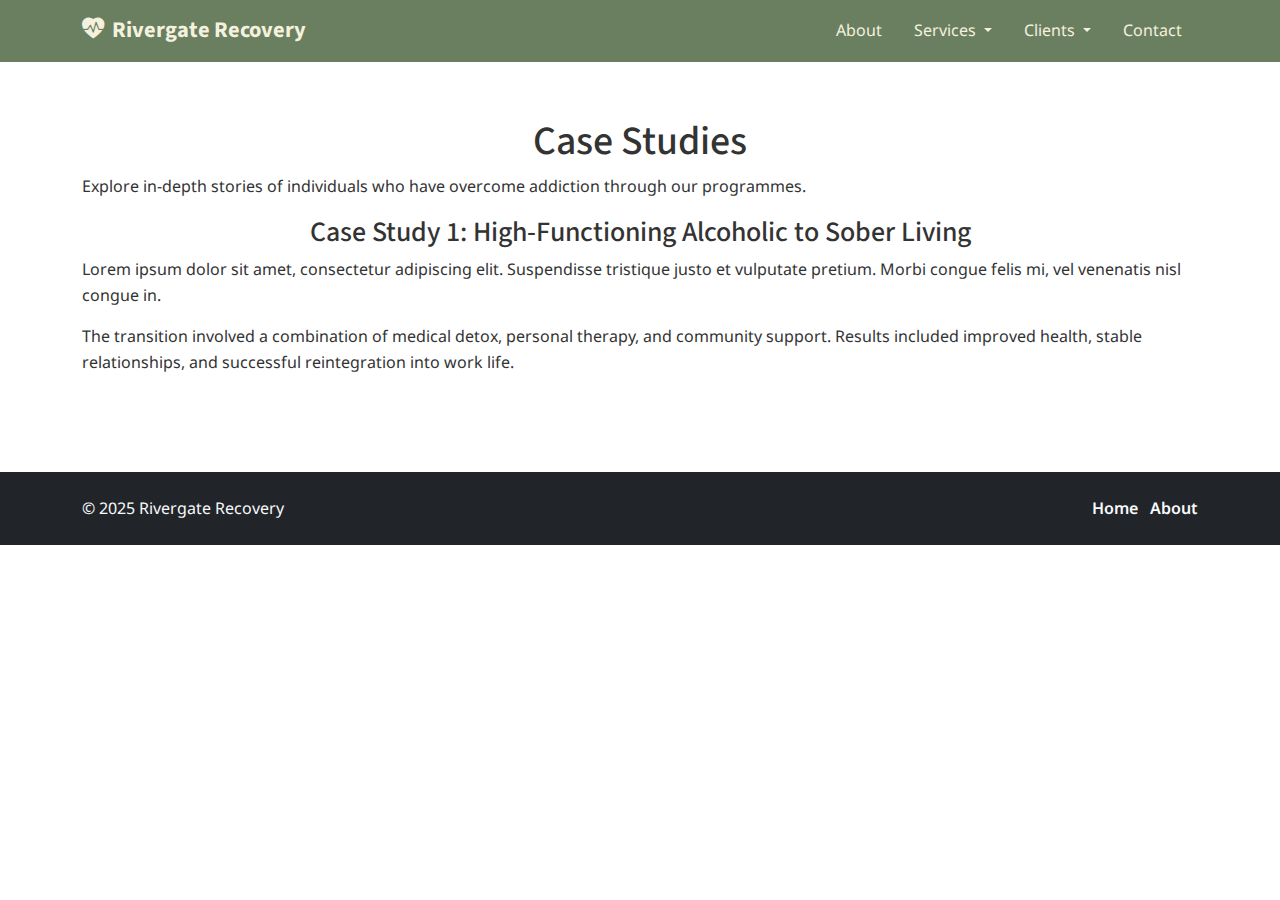
<file: case-studies.html>
<!DOCTYPE html>
<html lang="en">
<head>
  <meta charset="UTF-8" />
  <meta name="description" content="Detailed case studies of recovery journeys with Rivergate Recovery." />
  <meta name="viewport" content="width=device-width, initial-scale=1.0" />
  <title>Rivergate Recovery | Case Studies</title>

  <!-- Bootstrap CSS -->
  <link
    href="https://cdn.jsdelivr.net/npm/bootstrap@5.3.3/dist/css/bootstrap.min.css"
    rel="stylesheet"
    integrity="sha384-QWTKZyjpPEjISv5WaRU9OFeRpok6YctnYmDr5pNlyT2bRjXh0JMhjY6hW+ALEwIH"
    crossorigin="anonymous"
  />

  <!-- Bootstrap Icons -->
  <link
    rel="stylesheet"
    href="https://cdn.jsdelivr.net/npm/bootstrap-icons@1.10.5/font/bootstrap-icons.css"
  />
  <link rel="preconnect" href="https://fonts.googleapis.com">
  <link rel="preconnect" href="https://fonts.gstatic.com" crossorigin>
  <link href="https://fonts.googleapis.com/css2?family=Inter:ital,opsz,wght@0,14..32,100..900;1,14..32,100..900&display=swap" rel="stylesheet">
  
  
  <link rel="preconnect" href="https://fonts.googleapis.com">
  <link rel="preconnect" href="https://fonts.gstatic.com" crossorigin>
  <link href="https://fonts.googleapis.com/css2?family=DM+Sans:ital,opsz,wght@0,9..40,100..1000;1,9..40,100..1000&display=swap" rel="stylesheet">
  

  <link rel="preconnect" href="https://fonts.googleapis.com">
  <link rel="preconnect" href="https://fonts.gstatic.com" crossorigin>
  <link href="https://fonts.googleapis.com/css2?family=IBM+Plex+Sans:ital,wght@0,100;0,200;0,300;0,400;0,500;0,600;0,700;1,100;1,200;1,300;1,400;1,500;1,600;1,700&display=swap" rel="stylesheet">
  <!-- Google Fonts -->
  <link rel="preconnect" href="https://fonts.googleapis.com" />
  <link rel="preconnect" href="https://fonts.gstatic.com" crossorigin />
  <link
    href="https://fonts.googleapis.com/css2?family=Inter:wght@100..900&family=DM+Sans:wght@100..900&family=IBM+Plex+Sans:wght@100..900&display=swap"
    rel="stylesheet"
  />

  <!-- Custom CSS -->
  <link rel="stylesheet" href="css/styles.css" />
</head>
<body>
  <!-- Header / Navbar -->
  <!-- NAVBAR (fixed-top) -->
  <nav class="navbar navbar-expand-lg navbar-dark fixed-top">
    <div class="container">
      <a class="navbar-brand fw-bold" href="index.html">
        <i class="bi bi-heart-pulse-fill me-2"></i>Rivergate Recovery
      </a>
      <button
        class="navbar-toggler"
        type="button"
        data-bs-toggle="collapse"
        data-bs-target="#navbarNav"
        aria-controls="navbarNav"
        aria-expanded="false"
        aria-label="Toggle navigation"
      >
        <span class="navbar-toggler-icon"></span>
      </button>

      <div class="collapse navbar-collapse" id="navbarNav">
        <ul class="navbar-nav ms-auto">
          <!-- About Link -->
          <li class="nav-item mx-2">
            <a class="nav-link" href="about.html" alt="About Rivergate Recovery">About</a>
          </li>
          <!-- Services Dropdown -->
          <li class="nav-item dropdown mx-2">
            <a
              class="nav-link dropdown-toggle"
              href="#"
              id="servicesDropdown"
              role="button"
              data-bs-toggle="dropdown"
              aria-expanded="false"
              alt="Services Dropdown"
            >
              Services
            </a>
            <ul class="dropdown-menu" aria-labelledby="servicesDropdown">
              <li><a class="dropdown-item" href="services.html">All Services</a></li>
              <li><a class="dropdown-item" href="programme-12-step.html">12-Step Programme</a></li>
              <li><a class="dropdown-item" href="alcohol-specific.html">Alcohol Addiction</a></li>
              <li><a class="dropdown-item" href="drug-specific.html">Drug Addiction</a></li>
              <li><a class="dropdown-item" href="gambling-specific.html">Gambling Addiction</a></li>
            </ul>
          </li>
          <!-- Clients Dropdown -->
          <li class="nav-item dropdown mx-2">
            <a
              class="nav-link dropdown-toggle"
              href="#"
              id="clientsDropdown"
              role="button"
              data-bs-toggle="dropdown"
              aria-expanded="false"
              alt="Clients Dropdown"
            >
              Clients
            </a>
            <ul class="dropdown-menu" aria-labelledby="clientsDropdown">
              <li><a class="dropdown-item" href="testimonials.html" alt="Testimonials">Testimonials</a></li>
              <li><a class="dropdown-item" href="case-studies.html" alt="Case Studies">Case Studies</a></li>
            </ul>
          </li>
          <!-- Contact Link -->
          <li class="nav-item mx-2">
            <a class="nav-link" href="contact.html" alt="Contact Rivergate Recovery">Contact</a>
          </li>
        </ul>
      </div>
    </div>
  </nav>
  <!-- End Header / Navbar -->

  <!-- Case Studies Section -->
  <section class="py-5">
    <div class="container">
      <h1>Case Studies</h1>
      <p>
        Explore in-depth stories of individuals who have overcome addiction 
        through our programmes.
      </p>
      
      <!-- Example Case Study -->
      <article class="mb-5">
        <h3>Case Study 1: High-Functioning Alcoholic to Sober Living</h3>
        <p>
          <!-- Placeholder text -->
          Lorem ipsum dolor sit amet, consectetur adipiscing elit. Suspendisse 
          tristique justo et vulputate pretium. Morbi congue felis mi, vel 
          venenatis nisl congue in.
        </p>
        <p>
          The transition involved a combination of medical detox, personal 
          therapy, and community support. Results included improved health, 
          stable relationships, and successful reintegration into work life.
        </p>
      </article>

      <!-- Add more case studies as needed -->
    </div>
  </section>

  <!-- Footer -->
  <footer class="bg-dark text-light py-4">
    <div class="container d-flex justify-content-between align-items-center">
      <p class="mb-0">© 2025 Rivergate Recovery</p>
      <ul class="list-inline mb-0">
        <li class="list-inline-item">
          <a href="index.html" class="text-light">Home</a>
        </li>
        <li class="list-inline-item">
          <a href="about.html" class="text-light">About</a>
        </li>
      </ul>
    </div>
  </footer>
  <!-- End Footer -->

  <!-- Bootstrap JS Bundle -->
  <script
    src="https://cdn.jsdelivr.net/npm/bootstrap@5.3.3/dist/js/bootstrap.bundle.min.js"
    integrity="sha384-YvpcrYf0tY3lHB60NNkmXc5s9fDVZLESaAA55NDzOxhy9GkcIdslK1eN7N6jIeHz"
    crossorigin="anonymous"
  ></script>
</body>
</html>
</file>
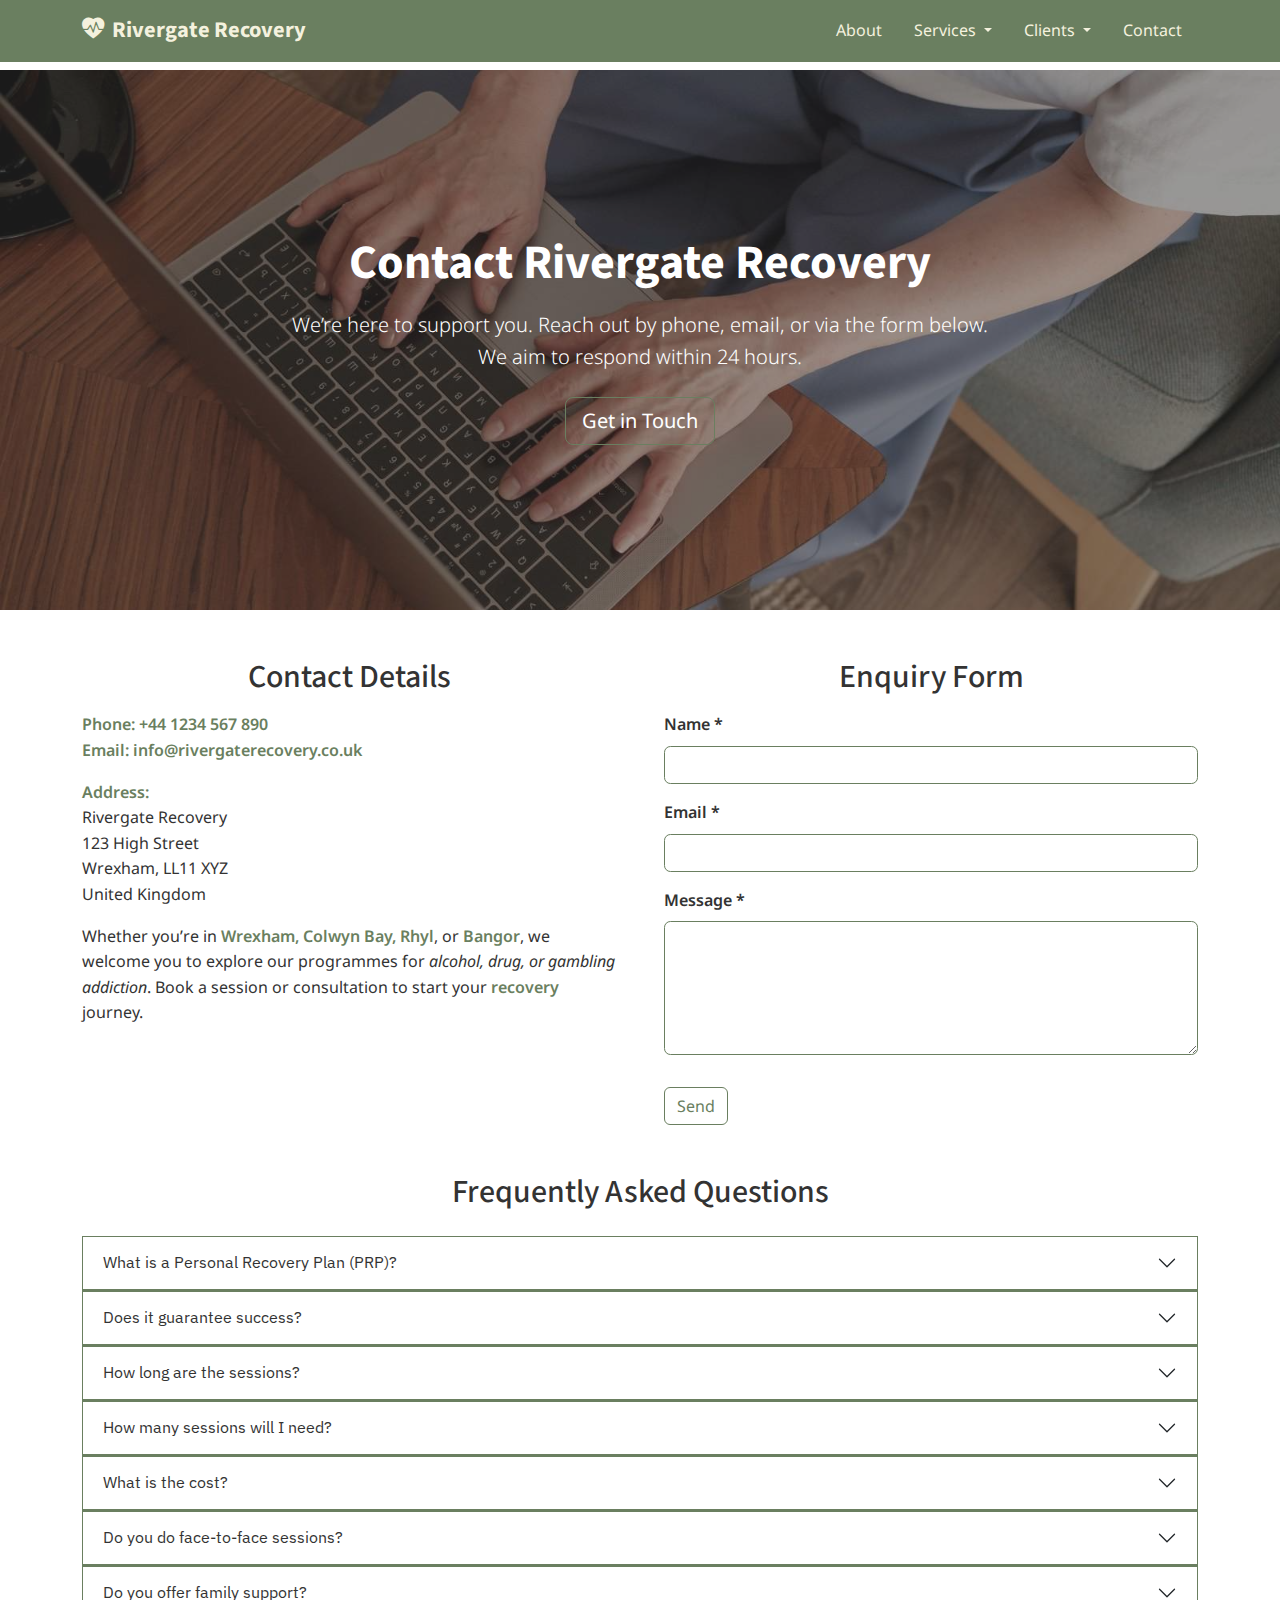
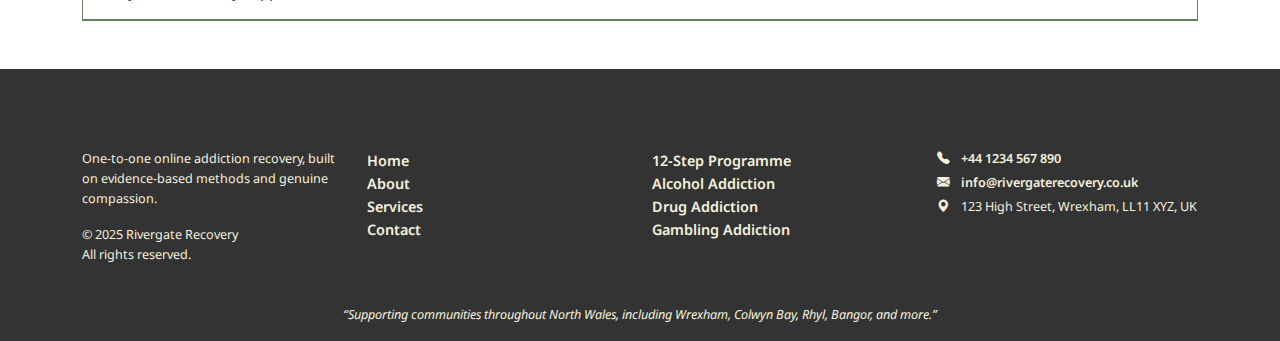
<file: contact.html>
<!DOCTYPE html>
<html lang="en">
<head>
  <meta charset="UTF-8" />
  <meta name="description" content="Get in touch with Rivergate Recovery. We offer professional support for alcohol, drug, and gambling addictions in North Wales." />
  <meta name="keywords" content="contact, addiction help, booking a session, phone, email, Wrexham, North Wales" />
  <meta name="viewport" content="width=device-width, initial-scale=1.0" />
  <title>Rivergate Recovery | Contact</title>

  <!-- Bootstrap & Icons -->
  <link
    href="https://cdn.jsdelivr.net/npm/bootstrap@5.3.3/dist/css/bootstrap.min.css"
    rel="stylesheet"
    crossorigin="anonymous"
  />
  <link
    rel="stylesheet"
    href="https://cdn.jsdelivr.net/npm/bootstrap-icons@1.10.5/font/bootstrap-icons.css"
  />

  <!-- Google Fonts (Inter, DM Sans, IBM Plex Sans) -->
  <link rel="preconnect" href="https://fonts.googleapis.com">
  <link rel="preconnect" href="https://fonts.gstatic.com" crossorigin>
  <link 
    href="https://fonts.googleapis.com/css2?family=Inter:ital,opsz,wght@0,14..32,100..900;1,14..32,100..900&family=DM+Sans:ital,wght@0,100..900;1,100..900&family=IBM+Plex+Sans:wght@100..700&display=swap" 
    rel="stylesheet"
  >

  <!-- Base Styles (styles.css) -->
  <link rel="stylesheet" href="css/styles.css" />

  <!-- CONTACT PAGE-SPECIFIC STYLES -->
  <style>
    /* ========================================
       CONTACT PAGE ADDITIONAL STYLING
    ========================================= */

    /* Hero Section */
    #contact-hero {
      background: url('images/contact-hero.jpg') center center / cover no-repeat;
      min-height: 60vh;
      position: relative;
      display: flex;
      align-items: center;
      justify-content: center;
      text-align: center;
      color: #fff !important;
    }

    #contact-hero::before {
      content: "";
      position: absolute;
      inset: 0;
      background: rgba(51, 51, 51, 0.5);
      z-index: 1;
    }

    .contact-hero-content {
      position: relative;
      z-index: 2;
      max-width: 700px;
    }

    /* Contact Section */
    #contact-section {
      padding: 3rem 0;
    }
    #contact-section h2 {
      font-family: 'Inter', sans-serif;
      font-weight: 500;
      color: #333333;
      margin-bottom: 1rem;
    }

    /* Contact Details */
    .contact-details p strong {
      color: #6a7f60; /* Sage highlight */
      font-weight: 600;
    }

    /* Form Styles */
    .contact-form .form-label {
      font-weight: 600;
    }
    .contact-form input, .contact-form textarea {
      border: 1px solid #6a7f60;
      border-radius: 0.4rem;
    }
    .contact-form input:focus, .contact-form textarea:focus {
      outline: none;
      border-color: #a3b18a; /* Slightly lighter sage */
      box-shadow: 0 0 0 2px rgba(163, 177, 138, 0.2);
    }
    .contact-form button[type="submit"] {
      margin-top: 1rem;
    }

    /* FAQ Accordion Section */
    #faq-section {
      background-color: #f4f1de; /* Light Cream */
      
    }
    #faq-section h2 {
     
      font-family: 'Inter', sans-serif;
      color: #333333;
    }

    /* Accordion */
    .accordion-button {
      font-family: 'IBM Plex Sans', sans-serif;
      color: #333333;
      background-color: #fff;
      border: 1px solid #6a7f60;
      border-radius: 0 !important;
    }
    .accordion-button:focus {
      box-shadow: 0 0 0 2px rgba(163, 177, 138, 0.2);
    }
    .accordion-button:not(.collapsed) {
      background-color: #f4f1de;
      color: #333;
      border-bottom: none;
    }
    .accordion-button::after {
      margin-left: auto;
    }
    .accordion-header {
      border-bottom: 1px solid #6a7f60;
    }
    .accordion-item {
      border: none;
    }
    .accordion-body {
      border-left: 1px solid #6a7f60;
      border-right: 1px solid #6a7f60;
      border-bottom: 1px solid #6a7f60;
      background-color: #fff;
    }

  </style>
</head>

<body>

  <!-- NAVBAR (fixed-top) -->
  <nav class="navbar navbar-expand-lg navbar-dark fixed-top">
    <div class="container">
      <a class="navbar-brand fw-bold" href="index.html">
        <i class="bi bi-heart-pulse-fill me-2"></i>Rivergate Recovery
      </a>
      <button
        class="navbar-toggler"
        type="button"
        data-bs-toggle="collapse"
        data-bs-target="#navbarNav"
        aria-controls="navbarNav"
        aria-expanded="false"
        aria-label="Toggle navigation"
      >
        <span class="navbar-toggler-icon"></span>
      </button>

      <div class="collapse navbar-collapse" id="navbarNav">
        <ul class="navbar-nav ms-auto">
          <!-- About Link -->
          <li class="nav-item mx-2">
            <a class="nav-link" href="about.html" alt="About Rivergate Recovery">About</a>
          </li>
          <!-- Services Dropdown -->
          <li class="nav-item dropdown mx-2">
            <a
              class="nav-link dropdown-toggle"
              href="#"
              id="servicesDropdown"
              role="button"
              data-bs-toggle="dropdown"
              aria-expanded="false"
              alt="Services Dropdown"
            >
              Services
            </a>
            <ul class="dropdown-menu" aria-labelledby="servicesDropdown">
              <li><a class="dropdown-item" href="services.html">All Services</a></li>
              <li><a class="dropdown-item" href="programme-12-step.html">12-Step Programme</a></li>
              <li><a class="dropdown-item" href="alcohol-specific.html">Alcohol Addiction</a></li>
              <li><a class="dropdown-item" href="drug-specific.html">Drug Addiction</a></li>
              <li><a class="dropdown-item" href="gambling-specific.html">Gambling Addiction</a></li>
            </ul>
          </li>
          <!-- Clients Dropdown -->
          <li class="nav-item dropdown mx-2">
            <a
              class="nav-link dropdown-toggle"
              href="#"
              id="clientsDropdown"
              role="button"
              data-bs-toggle="dropdown"
              aria-expanded="false"
              alt="Clients Dropdown"
            >
              Clients
            </a>
            <ul class="dropdown-menu" aria-labelledby="clientsDropdown">
              <li><a class="dropdown-item" href="testimonials.html" alt="Testimonials">Testimonials</a></li>
              <li><a class="dropdown-item" href="case-studies.html" alt="Case Studies">Case Studies</a></li>
            </ul>
          </li>
          <!-- Contact Link -->
          <li class="nav-item mx-2">
            <a class="nav-link active" aria-current="page" href="contact.html" alt="Contact Rivergate Recovery">
              Contact
            </a>
          </li>
        </ul>
      </div>
    </div>
  </nav>
  <!-- END NAVBAR -->

  <!-- CONTACT HERO -->
  <section id="contact-hero">
    <div class="contact-hero-content">
      <h1 class="display-5 fw-bold mb-3 text-white">Contact Rivergate Recovery</h1>
      <p class="lead mb-4">
        We’re here to support you. Reach out by phone, email, or via the form below. We aim 
        to respond within 24 hours.
      </p>
      <a href="#contact-section" class="btn btn-outline-sage-hero btn-lg">Get in Touch</a>
    </div>
  </section>
  <!-- END CONTACT HERO -->

  <!-- CONTACT SECTION -->
  <section id="contact-section" class="pb-5">
    <div class="container">
      <div class="row g-5">
        <!-- Details -->
        <div class="col-md-6 contact-details">
          <h2>Contact Details</h2>
          <p>
            <strong>Phone:</strong> 
            <a href="tel:+44-1234-567-890">+44 1234 567 890</a><br />
            <strong>Email:</strong> 
            <a href="mailto:info@rivergaterecovery.co.uk">info@rivergaterecovery.co.uk</a>
          </p>
          <p>
            <strong>Address:</strong><br />
            Rivergate Recovery<br />
            123 High Street<br />
            Wrexham, LL11 XYZ<br />
            United Kingdom
          </p>
          <p>
            Whether you’re in <strong>Wrexham, Colwyn Bay, Rhyl</strong>, or 
            <strong>Bangor</strong>, we welcome you to explore our programmes for 
            <em>alcohol, drug, or gambling addiction</em>. Book a session or 
            consultation to start your <strong>recovery</strong> journey.
          </p>
        </div>
        <!-- Form -->
        <div class="col-md-6 contact-form">
          <h2>Enquiry Form</h2>
          <form>
            <div class="mb-3">
              <label for="name" class="form-label">Name *</label>
              <input type="text" class="form-control" id="name" required />
            </div>
            <div class="mb-3">
              <label for="email" class="form-label">Email *</label>
              <input type="email" class="form-control" id="email" required />
            </div>
            <div class="mb-3">
              <label for="message" class="form-label">Message *</label>
              <textarea class="form-control" id="message" rows="5" required></textarea>
            </div>
            <button class="btn btn-outline-sage" type="submit">Send</button>
          </form>
        </div>
      </div>
    </div>
  </section>
  <!-- END CONTACT SECTION -->

  <!-- FAQ SECTION -->
  <section id="faq-section my-2">
    <div class="container">
      <h2 class="text-center">Frequently Asked Questions</h2>
      <div class="accordion mt-4 mb-4" id="faqAccordion">

        <!-- FAQ 1 -->
        <div class="accordion-item">
          <h2 class="accordion-header" id="faqHeadingOne">
            <button 
              class="accordion-button collapsed" 
              type="button" 
              data-bs-toggle="collapse" 
              data-bs-target="#faqCollapseOne" 
              aria-expanded="false" 
              aria-controls="faqCollapseOne"
            >
              What is a Personal Recovery Plan (PRP)?
            </button>
          </h2>
          <div 
            id="faqCollapseOne" 
            class="accordion-collapse collapse" 
            aria-labelledby="faqHeadingOne" 
            data-bs-parent="#faqAccordion"
          >
            <div class="accordion-body">
              A PRP is a tailor-made plan of <strong>recovery</strong> that draws upon 
              various techniques and tools for daily life. It helps prevent 
              <em>relapse</em> and supports a meaningful, sustainable approach to 
              managing <em>addiction</em>. Every PRP is unique—no two are the same.
            </div>
          </div>
        </div>
        <!-- END FAQ 1 -->

        <!-- FAQ 2 -->
        <div class="accordion-item">
          <h2 class="accordion-header" id="faqHeadingTwo">
            <button 
              class="accordion-button collapsed" 
              type="button" 
              data-bs-toggle="collapse" 
              data-bs-target="#faqCollapseTwo" 
              aria-expanded="false" 
              aria-controls="faqCollapseTwo"
            >
              Does it guarantee success?
            </button>
          </h2>
          <div 
            id="faqCollapseTwo" 
            class="accordion-collapse collapse" 
            aria-labelledby="faqHeadingTwo" 
            data-bs-parent="#faqAccordion"
          >
            <div class="accordion-body">
              No plan can guarantee success. That said, the methods used (12-Step, 
              CBT, ACT, etc.) have proven track records for helping people achieve 
              <strong>recovery</strong> and maintain it over time.
            </div>
          </div>
        </div>
        <!-- END FAQ 2 -->

        <!-- FAQ 3 -->
        <div class="accordion-item">
          <h2 class="accordion-header" id="faqHeadingThree">
            <button 
              class="accordion-button collapsed" 
              type="button" 
              data-bs-toggle="collapse" 
              data-bs-target="#faqCollapseThree" 
              aria-expanded="false" 
              aria-controls="faqCollapseThree"
            >
              How long are the sessions?
            </button>
          </h2>
          <div 
            id="faqCollapseThree" 
            class="accordion-collapse collapse" 
            aria-labelledby="faqHeadingThree" 
            data-bs-parent="#faqAccordion"
          >
            <div class="accordion-body">
              I don’t impose a strict time limit because each person and situation 
              is different. However, a typical session usually lasts around one hour.
            </div>
          </div>
        </div>
        <!-- END FAQ 3 -->

        <!-- FAQ 4 -->
        <div class="accordion-item">
          <h2 class="accordion-header" id="faqHeadingFour">
            <button 
              class="accordion-button collapsed" 
              type="button" 
              data-bs-toggle="collapse" 
              data-bs-target="#faqCollapseFour" 
              aria-expanded="false" 
              aria-controls="faqCollapseFour"
            >
              How many sessions will I need?
            </button>
          </h2>
          <div 
            id="faqCollapseFour" 
            class="accordion-collapse collapse" 
            aria-labelledby="faqHeadingFour" 
            data-bs-parent="#faqAccordion"
          >
            <div class="accordion-body">
              Recovery is a lifelong journey, and I aim to support you for as long 
              as we both feel it’s beneficial. Some people feel more secure having 
              longer-term guidance, while others may need fewer sessions to reach 
              their comfort level in <strong>recovery</strong>.
            </div>
          </div>
        </div>
        <!-- END FAQ 4 -->

        <!-- FAQ 5 -->
        <div class="accordion-item">
          <h2 class="accordion-header" id="faqHeadingFive">
            <button 
              class="accordion-button collapsed" 
              type="button" 
              data-bs-toggle="collapse" 
              data-bs-target="#faqCollapseFive" 
              aria-expanded="false" 
              aria-controls="faqCollapseFive"
            >
              What is the cost?
            </button>
          </h2>
          <div 
            id="faqCollapseFive" 
            class="accordion-collapse collapse" 
            aria-labelledby="faqHeadingFive" 
            data-bs-parent="#faqAccordion"
          >
            <div class="accordion-body">
              Fees are tailored to your circumstances and budget. I offer a free 
              20-minute consultation to discuss how we’d work together, identify 
              your goals, and propose a way forward. At that point, I can usually 
              give you a cost estimate.
            </div>
          </div>
        </div>
        <!-- END FAQ 5 -->

        <!-- FAQ 6 -->
        <div class="accordion-item">
          <h2 class="accordion-header" id="faqHeadingSix">
            <button 
              class="accordion-button collapsed" 
              type="button" 
              data-bs-toggle="collapse" 
              data-bs-target="#faqCollapseSix" 
              aria-expanded="false" 
              aria-controls="faqCollapseSix"
            >
              Do you do face-to-face sessions?
            </button>
          </h2>
          <div 
            id="faqCollapseSix" 
            class="accordion-collapse collapse" 
            aria-labelledby="faqHeadingSix" 
            data-bs-parent="#faqAccordion"
          >
            <div class="accordion-body">
              Absolutely. Where logistics allow, I encourage in-person sessions 
              to deepen trust and rapport. Please ask if you’d like to meet face-to-face.
            </div>
          </div>
        </div>
        <!-- END FAQ 6 -->

        <!-- FAQ 7 -->
        <div class="accordion-item">
          <h2 class="accordion-header" id="faqHeadingSeven">
            <button 
              class="accordion-button collapsed" 
              type="button" 
              data-bs-toggle="collapse" 
              data-bs-target="#faqCollapseSeven" 
              aria-expanded="false" 
              aria-controls="faqCollapseSeven"
            >
              Do you offer family support?
            </button>
          </h2>
          <div 
            id="faqCollapseSeven" 
            class="accordion-collapse collapse" 
            aria-labelledby="faqHeadingSeven" 
            data-bs-parent="#faqAccordion"
          >
            <div class="accordion-body">
              Yes. As the son of an alcoholic, I understand the complex feelings 
              family members experience. I’m happy to provide support myself or 
              signpost you to family-specific groups when needed.
            </div>
          </div>
        </div>
        <!-- END FAQ 7 -->

      </div>
    </div>
  </section>
  <!-- END FAQ SECTION -->

  <!-- FOOTER -->
  <footer class="footer pt-5 pb-3 mt-5">
    <div class="container">
      <div class="row">
        <!-- Footer Column 1 -->
        <div class="col-md-3 mb-4">
          <h5 class="fw-bold">Rivergate Recovery</h5>
          <p class="small">
            One-to-one online addiction recovery, built on evidence-based 
            methods and genuine compassion.
          </p>
          <p class="small mb-0">
            &copy; 2025 Rivergate Recovery<br/>
            All rights reserved.
          </p>
        </div>
        <!-- Footer Column 2: Quick Links -->
        <div class="col-md-3 mb-4">
          <h5 class="fw-bold">Quick Links</h5>
          <ul class="list-unstyled">
            <li><a href="index.html" alt="Home Link">Home</a></li>
            <li><a href="about.html" alt="About Link">About</a></li>
            <li><a href="services.html" alt="Services Link">Services</a></li>
            <li><a href="contact.html" alt="Contact Link">Contact</a></li>
          </ul>
        </div>
        <!-- Footer Column 3: Services -->
        <div class="col-md-3 mb-4">
          <h5 class="fw-bold">Services</h5>
          <ul class="list-unstyled">
            <li><a href="programme-12-step.html" alt="12-Step Programme Link">12-Step Programme</a></li>
            <li><a href="alcohol-specific.html" alt="Alcohol Addiction Link">Alcohol Addiction</a></li>
            <li><a href="drug-specific.html" alt="Drug Addiction Link">Drug Addiction</a></li>
            <li><a href="gambling-specific.html" alt="Gambling Addiction Link">Gambling Addiction</a></li>
          </ul>
        </div>
        <!-- Footer Column 4: Contact Info -->
        <div class="col-md-3 mb-4">
          <h5 class="fw-bold">Contact Info</h5>
          <p class="small mb-1">
            <i class="bi bi-telephone-fill me-2"></i>
            <a href="tel:+44-1234-567-890" alt="Telephone Number">
              +44 1234 567 890
            </a>
          </p>
          <p class="small mb-1">
            <i class="bi bi-envelope-fill me-2"></i>
            <a href="mailto:info@rivergaterecovery.co.uk" alt="Email Address">
              info@rivergaterecovery.co.uk
            </a>
          </p>
          <p class="small mb-0">
            <i class="bi bi-geo-alt-fill me-2"></i>
            123 High Street, Wrexham, LL11 XYZ, UK
          </p>
        </div>
      </div>
      <!-- Footer Bottom Row -->
      <div class="row pt-3">
        <div class="col text-center">
          <p class="small mb-0">
            <em>“Supporting communities throughout North Wales, including Wrexham, Colwyn Bay, Rhyl, Bangor, and more.”</em>
          </p>
        </div>
      </div>
    </div>
  </footer>
  <!-- END FOOTER -->

  <!-- Bootstrap JS (required for the Accordion) -->
  <script
    src="https://cdn.jsdelivr.net/npm/bootstrap@5.3.3/dist/js/bootstrap.bundle.min.js"
    crossorigin="anonymous"
  ></script>
</body>
</html>
</file>
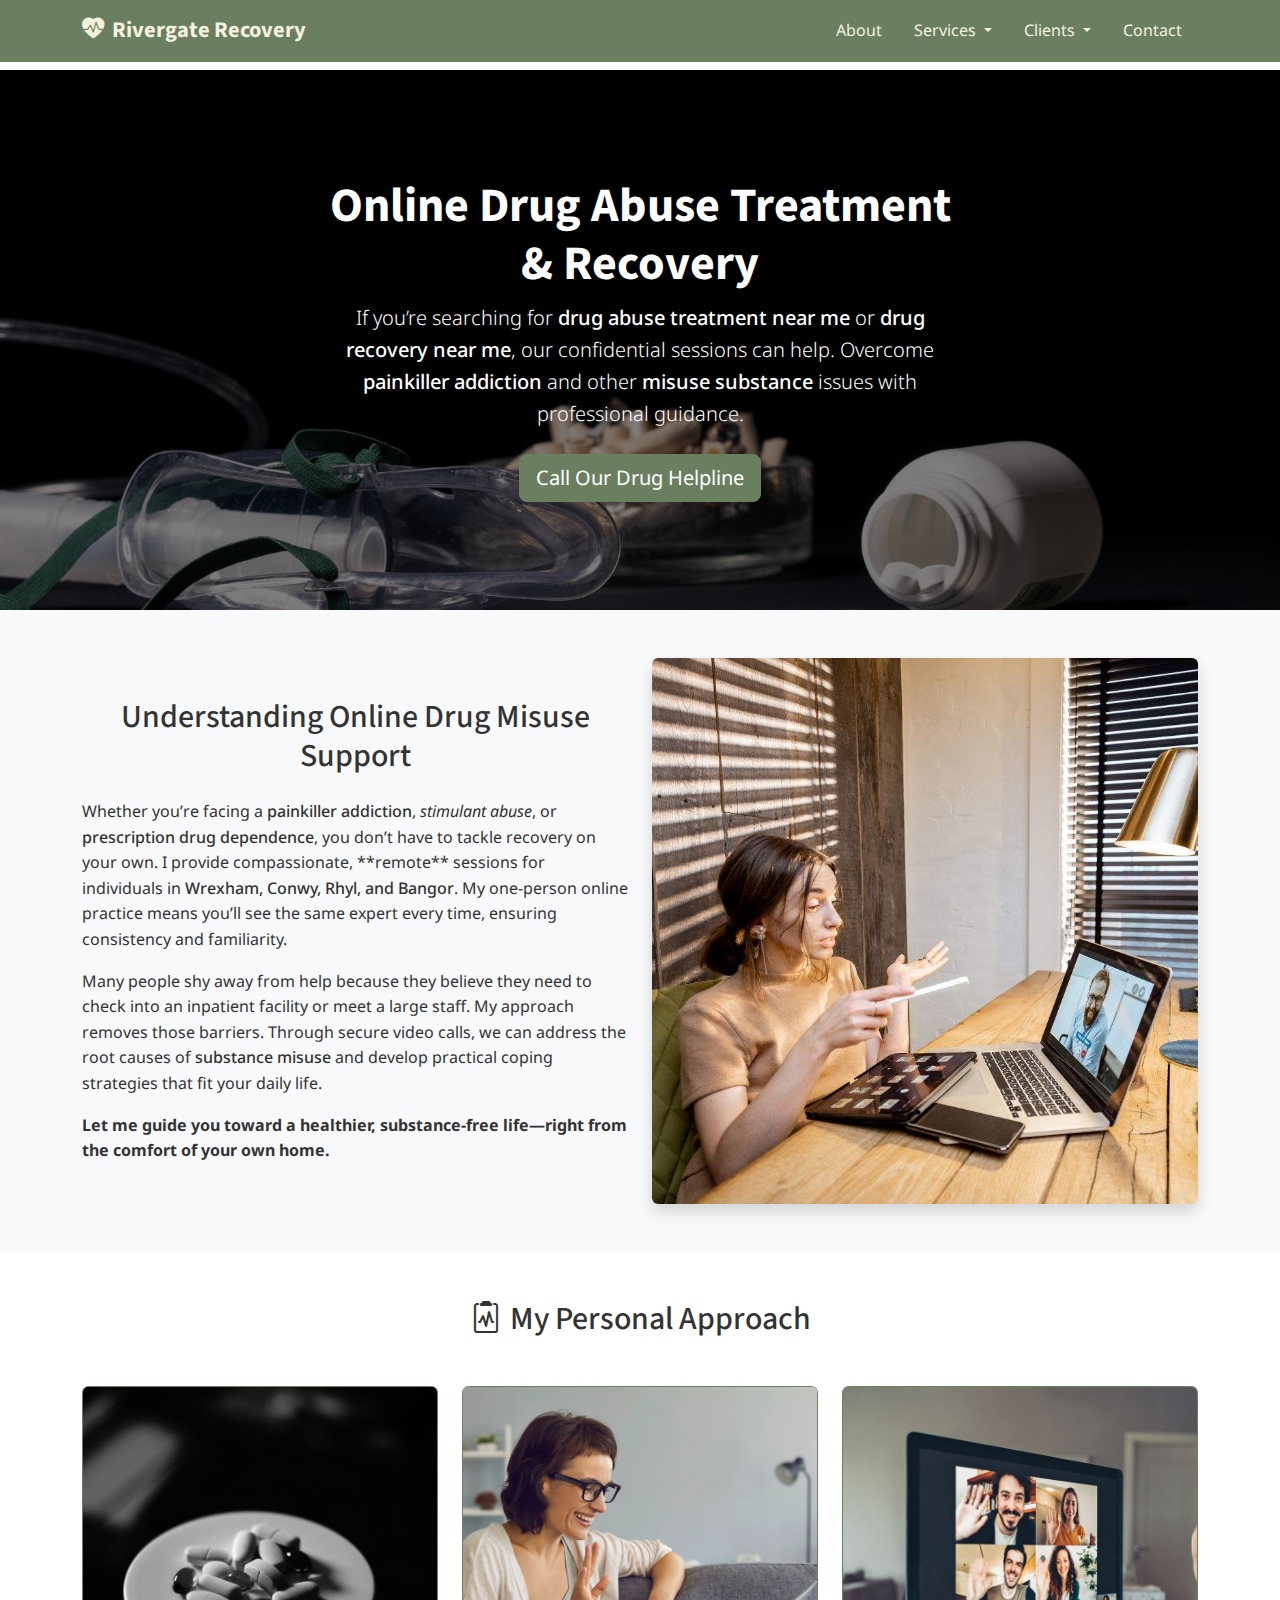
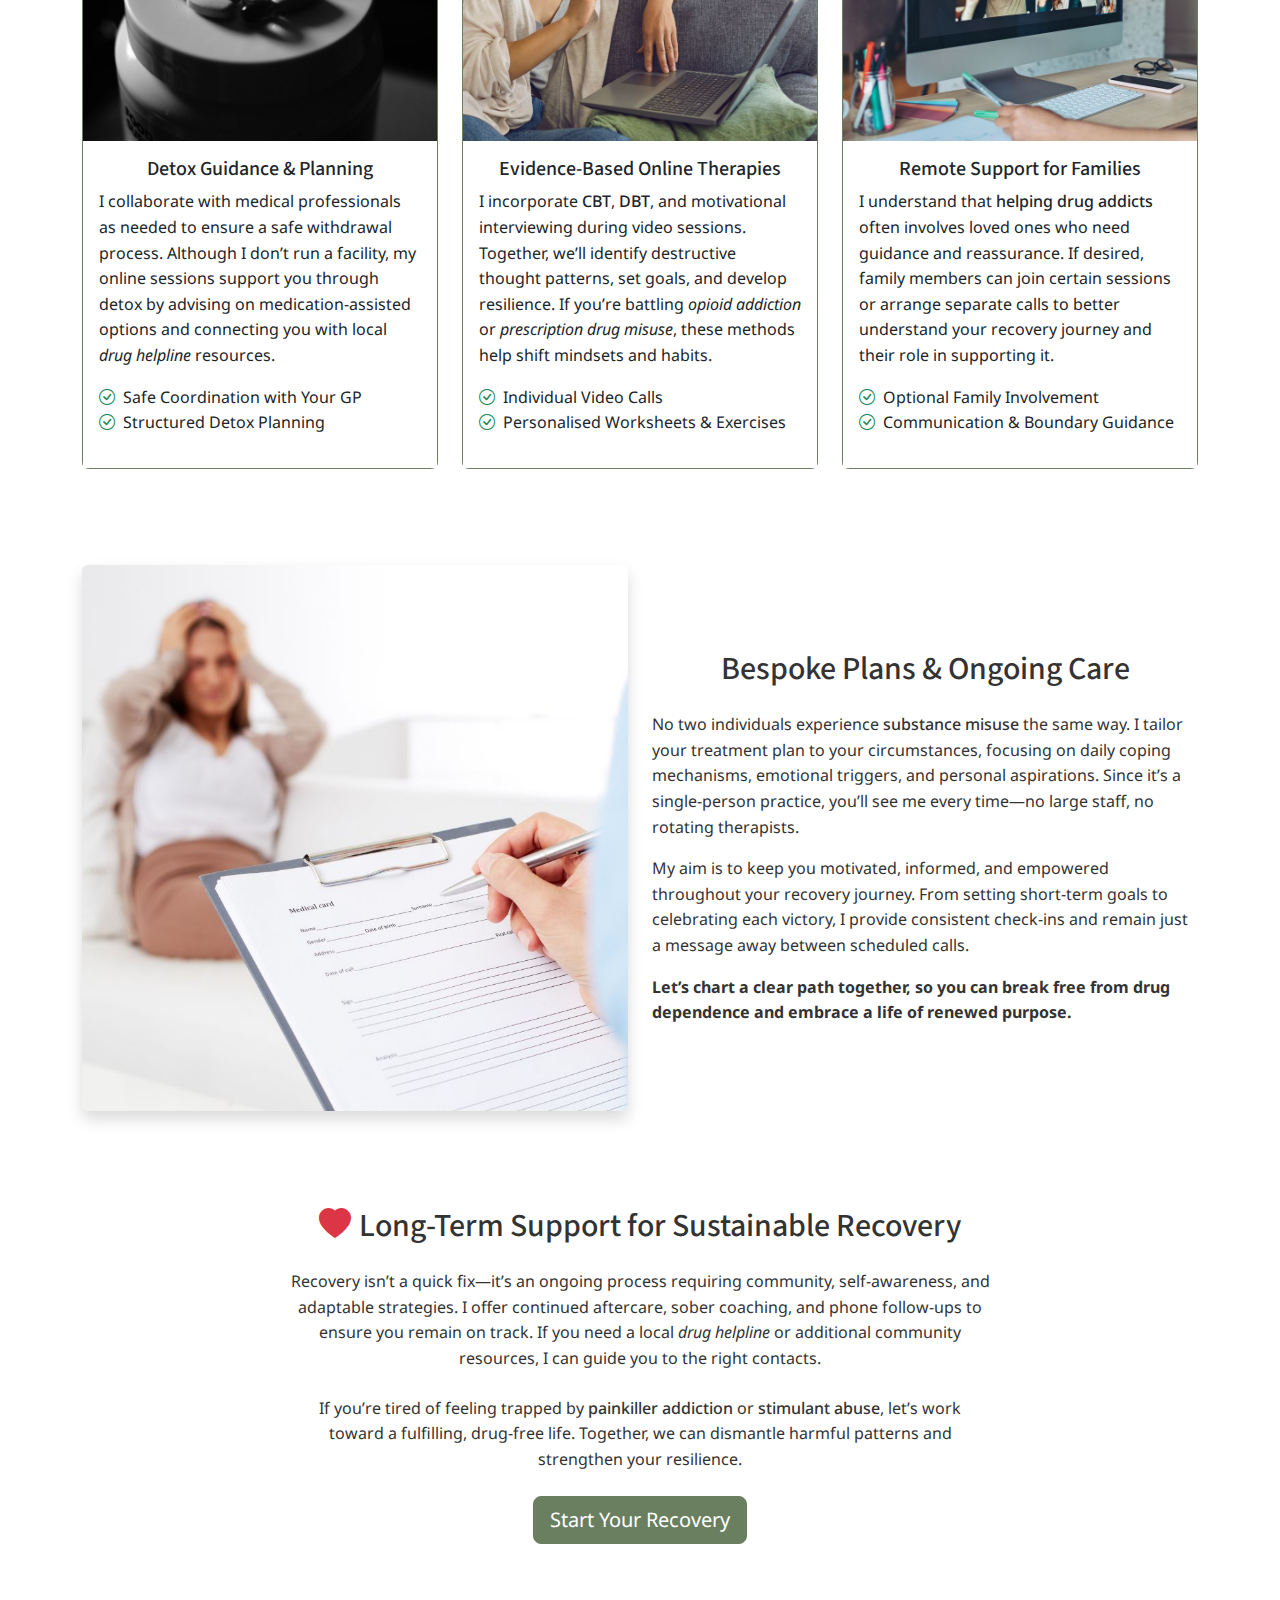
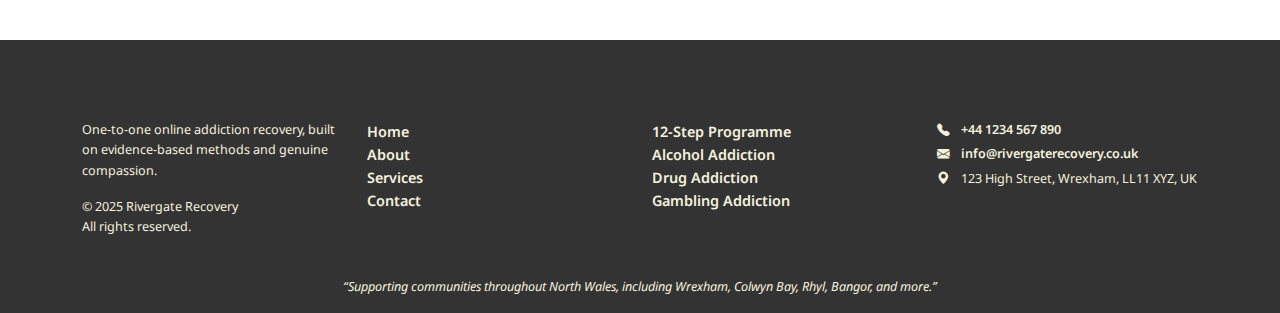
<file: drug-specific.html>
<!DOCTYPE html>
<html lang="en">
<head>
  <meta charset="UTF-8" />
  <meta name="description" content="Secure, personalised online support for drug addiction. Specialising in painkiller, opioid, and stimulant abuse recovery across North Wales." />
  <meta name="keywords" content="drug addiction, drug abuse treatment near me, prescription drug addiction, painkiller addiction, stimulant abuse, help with drug addiction, drug helpline, Wrexham, North Wales, substance misuse" />
  <meta name="viewport" content="width=device-width, initial-scale=1.0" />
  <title>Rivergate Recovery | Drug Addiction</title>

  <!-- Bootstrap CSS -->
  <link
    href="https://cdn.jsdelivr.net/npm/bootstrap@5.3.3/dist/css/bootstrap.min.css"
    rel="stylesheet"
    crossorigin="anonymous"
  />
  <!-- Bootstrap Icons -->
  <link
    rel="stylesheet"
    href="https://cdn.jsdelivr.net/npm/bootstrap-icons@1.10.5/font/bootstrap-icons.css"
  />
  <!-- Google Fonts -->
  <link rel="preconnect" href="https://fonts.googleapis.com" />
  <link rel="preconnect" href="https://fonts.gstatic.com" crossorigin />
  <link
    href="https://fonts.googleapis.com/css2?family=Inter:wght@100..900&family=DM+Sans:wght@100..900&family=IBM+Plex+Sans:wght@100..900&display=swap"
    rel="stylesheet"
  />
  <link rel="preconnect" href="https://fonts.googleapis.com">
  <link rel="preconnect" href="https://fonts.gstatic.com" crossorigin>
  <link href="https://fonts.googleapis.com/css2?family=Inter:ital,opsz,wght@0,14..32,100..900;1,14..32,100..900&display=swap" rel="stylesheet">
  
  
  <link rel="preconnect" href="https://fonts.googleapis.com">
  <link rel="preconnect" href="https://fonts.gstatic.com" crossorigin>
  <link href="https://fonts.googleapis.com/css2?family=DM+Sans:ital,opsz,wght@0,9..40,100..1000;1,9..40,100..1000&display=swap" rel="stylesheet">
  

  <link rel="preconnect" href="https://fonts.googleapis.com">
  <link rel="preconnect" href="https://fonts.gstatic.com" crossorigin>
  <link href="https://fonts.googleapis.com/css2?family=IBM+Plex+Sans:ital,wght@0,100;0,200;0,300;0,400;0,500;0,600;0,700;1,100;1,200;1,300;1,400;1,500;1,600;1,700&display=swap" rel="stylesheet">
  <!-- Global CSS -->
  <link rel="stylesheet" href="css/styles.css" />
  <!-- Drug-Specific CSS -->

</head>
<body>

   <!-- NAVBAR (fixed-top) -->
   <nav class="navbar navbar-expand-lg navbar-dark fixed-top">
    <div class="container">
      <a class="navbar-brand fw-bold" href="index.html">
        <i class="bi bi-heart-pulse-fill me-2"></i>Rivergate Recovery
      </a>
      <button
        class="navbar-toggler"
        type="button"
        data-bs-toggle="collapse"
        data-bs-target="#navbarNav"
        aria-controls="navbarNav"
        aria-expanded="false"
        aria-label="Toggle navigation"
      >
        <span class="navbar-toggler-icon"></span>
      </button>

      <div class="collapse navbar-collapse" id="navbarNav">
        <ul class="navbar-nav ms-auto">
          <!-- About Link -->
          <li class="nav-item mx-2">
            <a class="nav-link" href="about.html" alt="About Rivergate Recovery">About</a>
          </li>
          <!-- Services Dropdown -->
          <li class="nav-item dropdown mx-2">
            <a
              class="nav-link dropdown-toggle"
              href="#"
              id="servicesDropdown"
              role="button"
              data-bs-toggle="dropdown"
              aria-expanded="false"
              alt="Services Dropdown"
            >
              Services
            </a>
            <ul class="dropdown-menu" aria-labelledby="servicesDropdown">
              <li><a class="dropdown-item" href="services.html">All Services</a></li>
              <li><a class="dropdown-item" href="programme-12-step.html">12-Step Programme</a></li>
              <li><a class="dropdown-item" href="alcohol-specific.html">Alcohol Addiction</a></li>
              <li><a class="dropdown-item" href="drug-specific.html">Drug Addiction</a></li>
              <li><a class="dropdown-item" href="gambling-specific.html">Gambling Addiction</a></li>
            </ul>
          </li>
          <!-- Clients Dropdown -->
          <li class="nav-item dropdown mx-2">
            <a
              class="nav-link dropdown-toggle"
              href="#"
              id="clientsDropdown"
              role="button"
              data-bs-toggle="dropdown"
              aria-expanded="false"
              alt="Clients Dropdown"
            >
              Clients
            </a>
            <ul class="dropdown-menu" aria-labelledby="clientsDropdown">
              <li><a class="dropdown-item" href="testimonials.html" alt="Testimonials">Testimonials</a></li>
              <li><a class="dropdown-item" href="case-studies.html" alt="Case Studies">Case Studies</a></li>
            </ul>
          </li>
          <!-- Contact Link -->
          <li class="nav-item mx-2">
            <a class="nav-link" href="contact.html" alt="Contact Rivergate Recovery">Contact</a>
          </li>
        </ul>
      </div>
    </div>
  </nav>
  <!-- END NAVBAR -->

  <!-- HERO SECTION -->
  <!-- HERO SECTION: DRUG -->
<section class="drug-hero d-flex align-items-center">
  <div class="drug-hero-overlay"></div>
  <div class="container hero-content">
    <h1 class="display-5 fw-bold text-white">
      Online Drug Abuse Treatment & Recovery
    </h1>
    <p class="lead text-white mb-4">
      If you’re searching for <strong>drug abuse treatment near me</strong> or 
      <strong>drug recovery near me</strong>, our confidential sessions can help. 
      Overcome <strong>painkiller addiction</strong> and other 
      <strong>misuse substance</strong> issues with professional guidance.
    </p>
    <a href="contact.html" class="btn btn-primary btn-lg">
      Call Our Drug Helpline
    </a>
  </div>
</section>

  <!-- END HERO SECTION -->

  <!-- SECTION 1: UNDERSTANDING DRUG MISUSE -->
  <section class="py-5 bg-light">
    <div class="container">
      <div class="row align-items-center g-4">
        <div class="col-md-6 order-md-2">
          <img
            src="images/one-to-one-therapy-session.jpg"
            alt="One-to-one therapy session"
            class="img-fluid rounded shadow"
          />
        </div>
        <div class="col-md-6 order-md-1">
          <h2 class="mb-4">Understanding Online Drug Misuse Support</h2>
          <p>
            Whether you’re facing a <strong>painkiller addiction</strong>, <em>stimulant abuse</em>, 
            or <strong>prescription drug dependence</strong>, you don’t have to tackle recovery on your own. 
            I provide compassionate, **remote** sessions for individuals in <strong>Wrexham, Conwy, Rhyl, and Bangor</strong>. 
            My one-person online practice means you’ll see the same expert every time, ensuring consistency 
            and familiarity.
          </p>
          <p>
            Many people shy away from help because they believe they need to check into an inpatient facility 
            or meet a large staff. My approach removes those barriers. Through secure video calls, we can address 
            the root causes of <strong>substance misuse</strong> and develop practical coping strategies that fit 
            your daily life.
          </p>
          <p class="mb-0 fw-bold">
            Let me guide you toward a healthier, substance-free life—right from the comfort of your own home.
          </p>
        </div>
      </div>
    </div>
  </section>

  <!-- SECTION 2: MY APPROACH -->
  <section class="py-5">
    <div class="container">
      <h2 class="mb-5 text-center">
        <i class="bi bi-clipboard2-pulse me-2"></i>My Personal Approach
      </h2>
      <div class="row row-cols-1 row-cols-md-3 g-4">
        <!-- Card 1 -->
        <div class="col">
          <div class="card h-100">
            <img
              src="images/drug-detox.jpg"
              class="card-img-top"
              alt="Monitored detox guidance"
            />
            <div class="card-body">
              <h5 class="card-title">Detox Guidance &amp; Planning</h5>
              <p class="card-text">
                I collaborate with medical professionals as needed to ensure a safe withdrawal process. 
                Although I don’t run a facility, my online sessions support you through detox by 
                advising on medication-assisted options and connecting you with local <em>drug helpline</em> 
                resources.
              </p>
              <ul class="list-unstyled mt-3">
                <li><i class="bi bi-check-circle text-success me-2"></i>Safe Coordination with Your GP</li>
                <li><i class="bi bi-check-circle text-success me-2"></i>Structured Detox Planning</li>
              </ul>
            </div>
          </div>
        </div>
        <!-- Card 2 -->
        <div class="col">
          <div class="card h-100">
            <img
              src="images/evidence-based-therapy.jpg"
              class="card-img-top"
              alt="Evidence-based therapy"
            />
            <div class="card-body">
              <h5 class="card-title">Evidence-Based Online Therapies</h5>
              <p class="card-text">
                I incorporate <strong>CBT</strong>, <strong>DBT</strong>, and 
                motivational interviewing during video sessions. Together, we’ll identify 
                destructive thought patterns, set goals, and develop resilience. If you’re 
                battling <em>opioid addiction</em> or <em>prescription drug misuse</em>, 
                these methods help shift mindsets and habits.
              </p>
              <ul class="list-unstyled mt-3">
                <li><i class="bi bi-check-circle text-success me-2"></i>Individual Video Calls</li>
                <li><i class="bi bi-check-circle text-success me-2"></i>Personalised Worksheets &amp; Exercises</li>
              </ul>
            </div>
          </div>
        </div>
        <!-- Card 3 -->
        <div class="col">
          <div class="card h-100">
            <img
              src="images/remote-support-families.jpg"
              class="card-img-top"
              alt="Remote support for families"
            />
            <div class="card-body">
              <h5 class="card-title">Remote Support for Families</h5>
              <p class="card-text">
                I understand that <strong>helping drug addicts</strong> often involves loved ones who 
                need guidance and reassurance. If desired, family members can join certain sessions or 
                arrange separate calls to better understand your recovery journey and their role in supporting it.
              </p>
              <ul class="list-unstyled mt-3">
                <li><i class="bi bi-check-circle text-success me-2"></i>Optional Family Involvement</li>
                <li><i class="bi bi-check-circle text-success me-2"></i>Communication &amp; Boundary Guidance</li>
              </ul>
            </div>
          </div>
        </div>
      </div>
    </div>
  </section>

  <!-- SECTION 3: BESPOKE PLANS & ONGOING CARE -->
  <section class="py-5 bg-cream">
    <div class="container">
      <div class="row align-items-center g-4">
        <div class="col-md-6">
          <img
            src="images/one-counsellor-approach.jpg"
            alt="One counsellor approach"
            class="img-fluid rounded shadow"
          />
        </div>
        <div class="col-md-6">
          <h2 class="mb-4">Bespoke Plans &amp; Ongoing Care</h2>
          <p>
            No two individuals experience <strong>substance misuse</strong> the same way. I tailor your 
            treatment plan to your circumstances, focusing on daily coping mechanisms, emotional triggers, 
            and personal aspirations. Since it’s a single-person practice, you’ll see me every time—no large 
            staff, no rotating therapists.
          </p>
          <p>
            My aim is to keep you motivated, informed, and empowered throughout your recovery journey. 
            From setting short-term goals to celebrating each victory, I provide consistent check-ins 
            and remain just a message away between scheduled calls.
          </p>
          <p class="mb-0 fw-bold">
            Let’s chart a clear path together, so you can break free from drug dependence 
            and embrace a life of renewed purpose.
          </p>
        </div>
      </div>
    </div>
  </section>

  <!-- SECTION 4: LONG-TERM SUPPORT & CTA -->
  <section class="py-5">
    <div class="container text-center">
      <h2 class="mb-4"><i class="bi bi-heart-fill me-2 text-danger"></i>Long-Term Support for Sustainable Recovery</h2>
      <p class="mx-auto mb-4" style="max-width: 700px;">
        Recovery isn’t a quick fix—it’s an ongoing process requiring community, self-awareness, 
        and adaptable strategies. I offer continued aftercare, sober coaching, and phone follow-ups 
        to ensure you remain on track. If you need a local <em>drug helpline</em> or additional 
        community resources, I can guide you to the right contacts.
      </p>
      <p class="mx-auto mb-4" style="max-width: 700px;">
        If you’re tired of feeling trapped by <strong>painkiller addiction</strong> or 
        <strong>stimulant abuse</strong>, let’s work toward a fulfilling, drug-free life. 
        Together, we can dismantle harmful patterns and strengthen your resilience.
      </p>
      <a href="contact.html" class="btn btn-primary btn-lg">
        Start Your Recovery
      </a>
    </div>
  </section>

  <!-- FOOTER -->

  <!-- FOOTER -->
  <footer class="footer pt-5 pb-3 mt-5">
    <div class="container">
      <div class="row">
        <!-- Footer Column 1 -->
        <div class="col-md-3 mb-4">
          <h5 class="fw-bold">Rivergate Recovery</h5>
          <p class="small">
            One-to-one online addiction recovery, built on evidence-based 
            methods and genuine compassion.
          </p>
          <p class="small mb-0">
            &copy; 2025 Rivergate Recovery<br/>
            All rights reserved.
          </p>
        </div>
        <!-- Footer Column 2: Quick Links -->
        <div class="col-md-3 mb-4">
          <h5 class="fw-bold">Quick Links</h5>
          <ul class="list-unstyled">
            <li><a href="index.html" alt="Home Link">Home</a></li>
            <li><a href="about.html" alt="About Link">About</a></li>
            <li><a href="services.html" alt="Services Link">Services</a></li>
            <li><a href="contact.html" alt="Contact Link">Contact</a></li>
          </ul>
        </div>
        <!-- Footer Column 3: Services -->
        <div class="col-md-3 mb-4">
          <h5 class="fw-bold">Services</h5>
          <ul class="list-unstyled">
            <li><a href="programme-12-step.html" alt="12-Step Programme Link">12-Step Programme</a></li>
            <li><a href="alcohol-specific.html" alt="Alcohol Addiction Link">Alcohol Addiction</a></li>
            <li><a href="drug-specific.html" alt="Drug Addiction Link">Drug Addiction</a></li>
            <li><a href="gambling-specific.html" alt="Gambling Addiction Link">Gambling Addiction</a></li>
          </ul>
        </div>
        <!-- Footer Column 4: Contact Info -->
        <div class="col-md-3 mb-4">
          <h5 class="fw-bold">Contact Info</h5>
          <p class="small mb-1">
            <i class="bi bi-telephone-fill me-2"></i>
            <a href="tel:+44-1234-567-890" alt="Telephone Number">
              +44 1234 567 890
            </a>
          </p>
          <p class="small mb-1">
            <i class="bi bi-envelope-fill me-2"></i>
            <a href="mailto:info@rivergaterecovery.co.uk" alt="Email Address">
              info@rivergaterecovery.co.uk
            </a>
          </p>
          <p class="small mb-0">
            <i class="bi bi-geo-alt-fill me-2"></i>
            123 High Street, Wrexham, LL11 XYZ, UK
          </p>
        </div>
      </div>
      <!-- Footer Bottom Row -->
      <div class="row pt-3">
        <div class="col text-center">
          <p class="small mb-0">
            <em>“Supporting communities throughout North Wales, including Wrexham, Colwyn Bay, Rhyl, Bangor, and more.”</em>
          </p>
        </div>
      </div>
    </div>
  </footer>
  <!-- END FOOTER -->

  <!-- Bootstrap JS -->
  <script
    src="https://cdn.jsdelivr.net/npm/bootstrap@5.3.3/dist/js/bootstrap.bundle.min.js"
    crossorigin="anonymous"
  ></script>
</body>
</html>
</file>
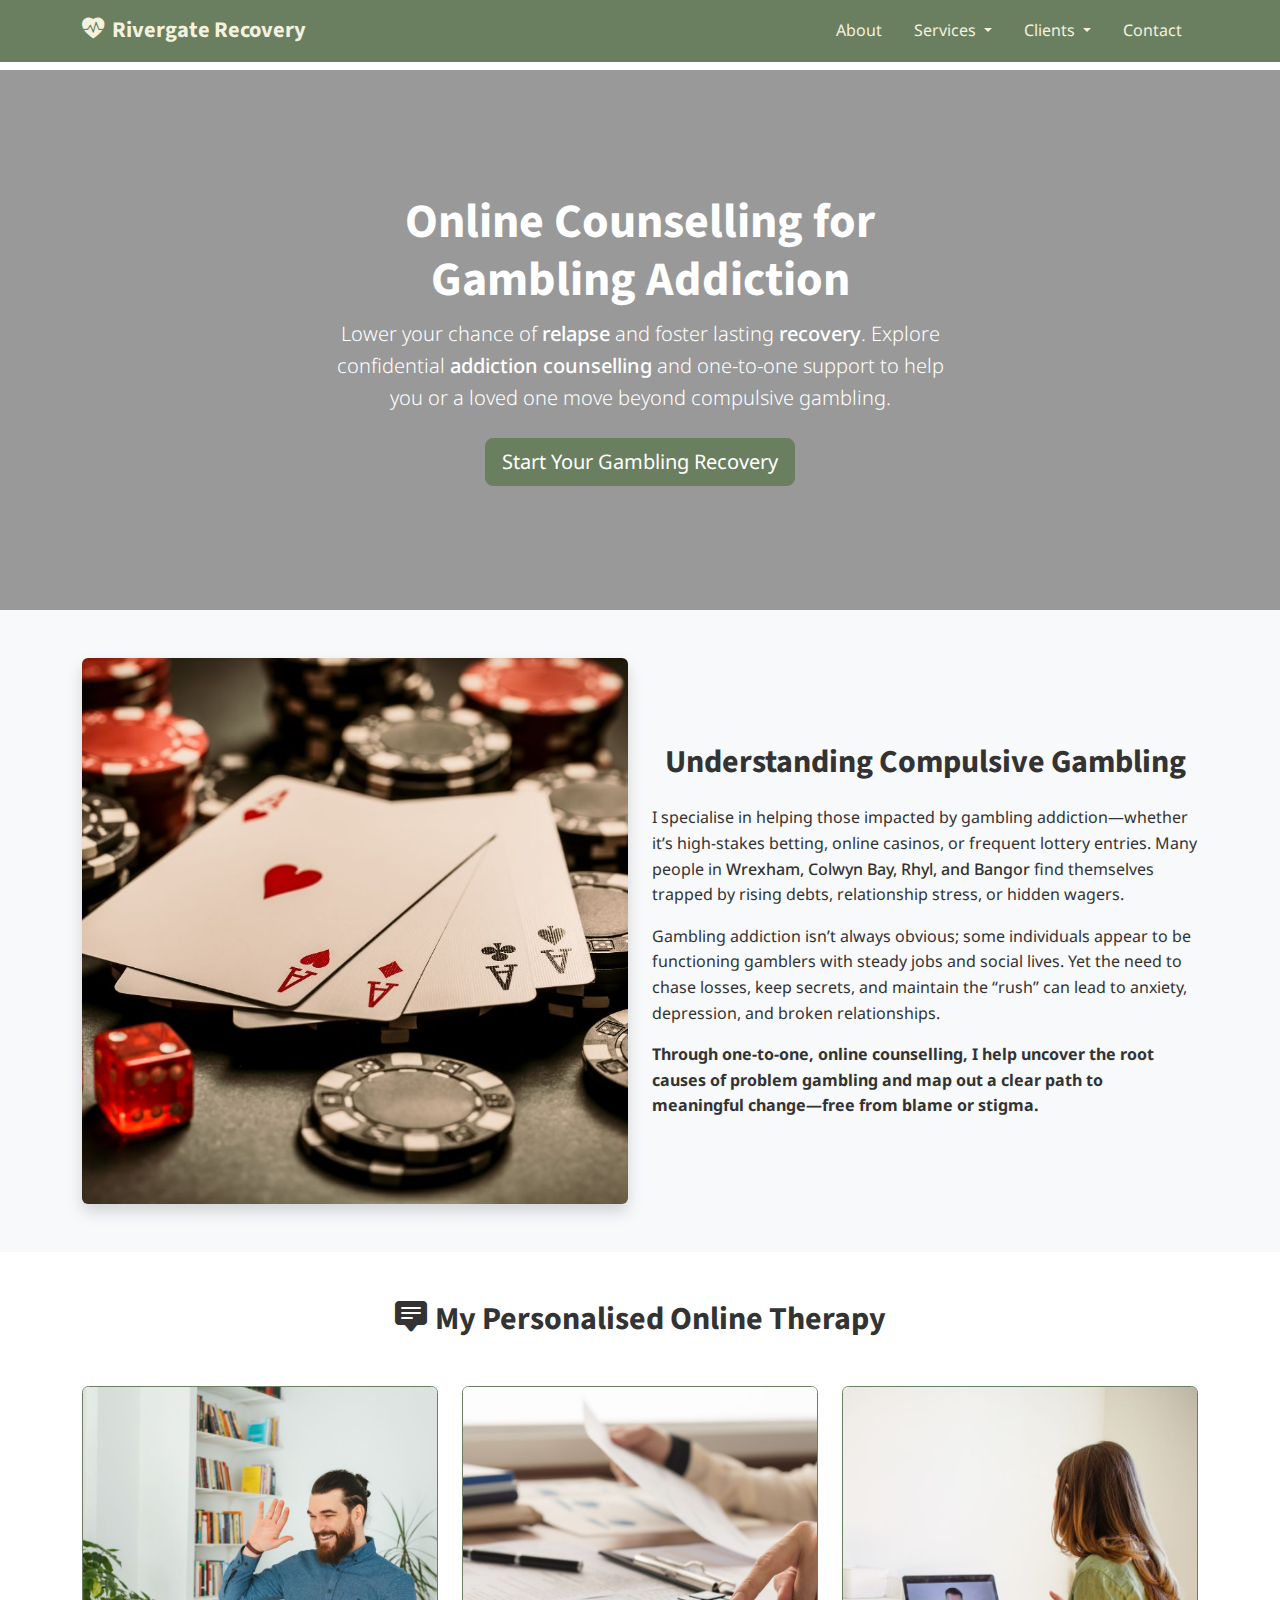
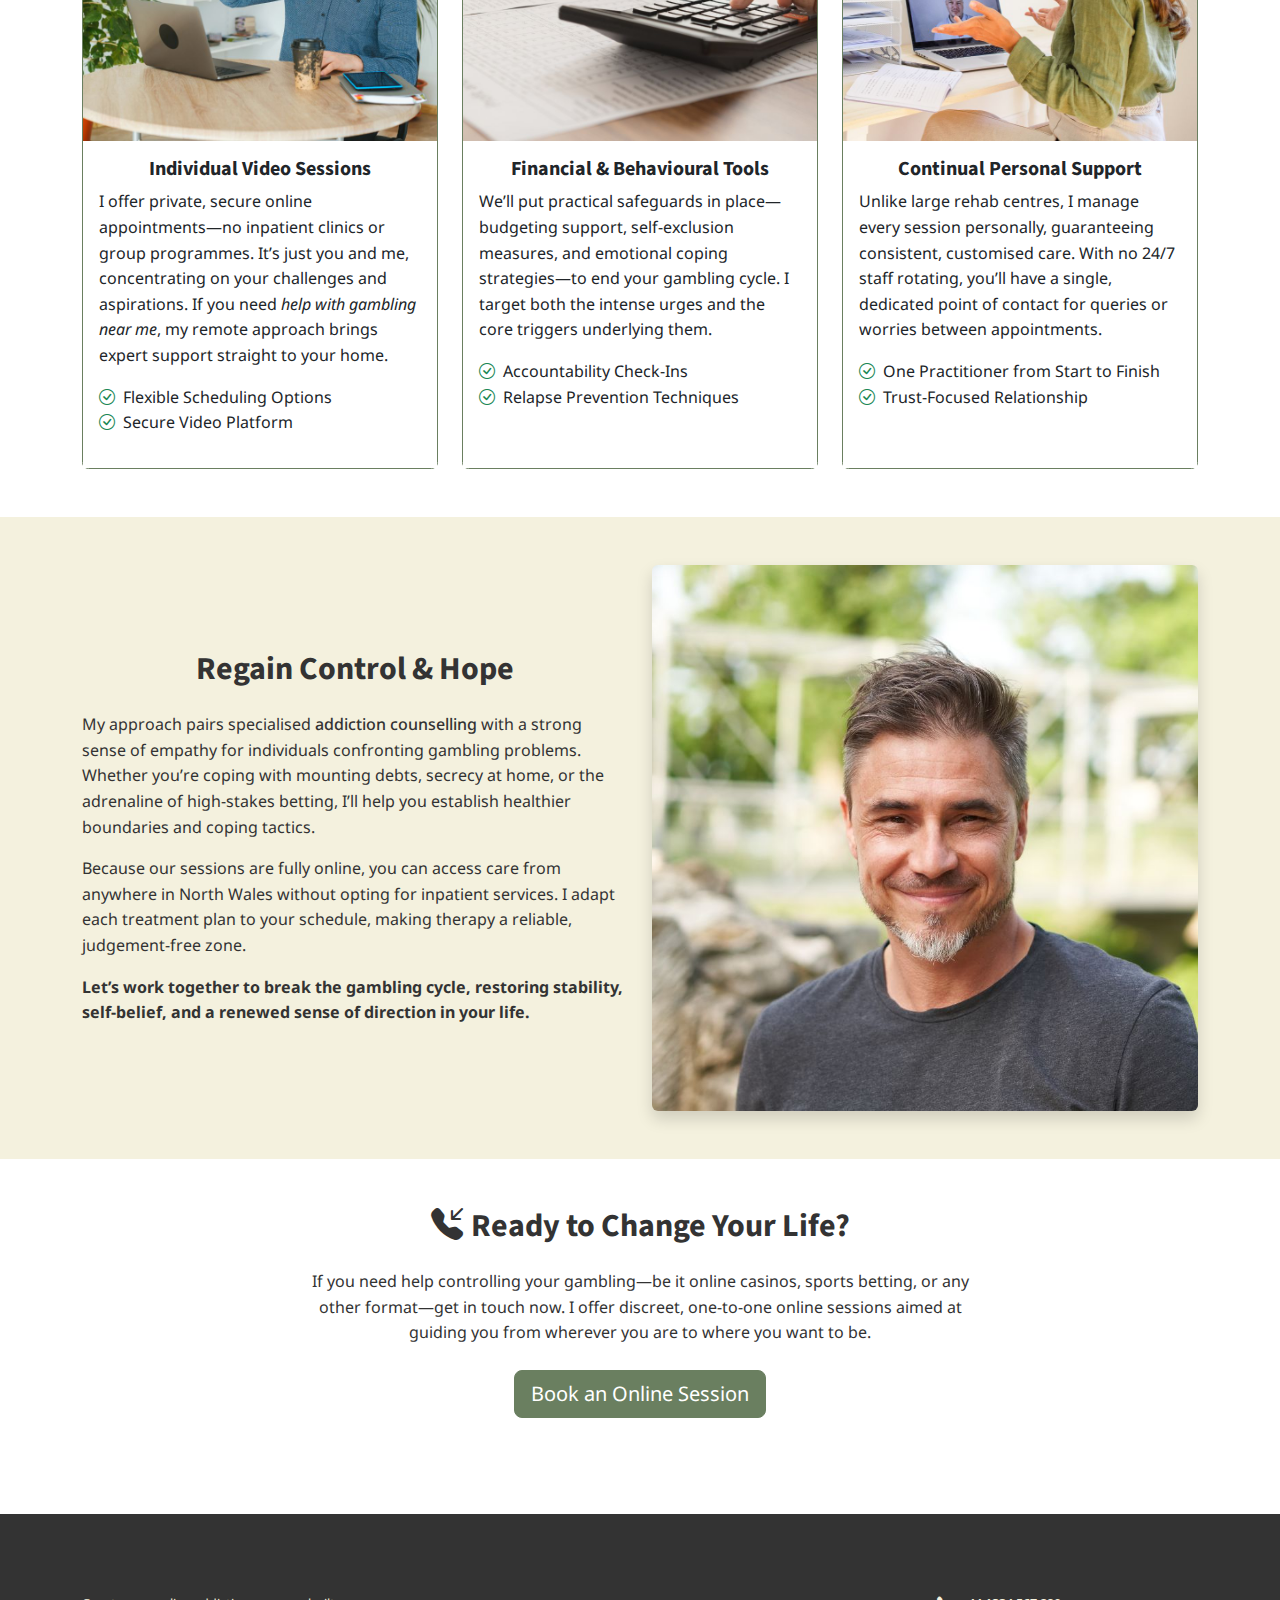
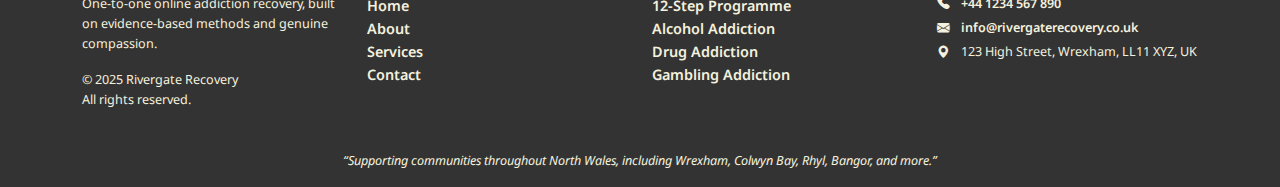
<file: gambling-specific.html>
<!DOCTYPE html>
<html lang="en">
<head>
  <meta charset="UTF-8" />
  <meta name="description" content="Personal, one-to-one gambling addiction support. Online therapy sessions for individuals across Wrexham and all of North Wales." />
  <meta name="keywords" content="gambling addiction, gambling addiction near me, online gambling help, problem gambler, high stakes gambling, financial strain, Wrexham, North Wales" />
  <meta name="viewport" content="width=device-width, initial-scale=1.0" />
  <title>Rivergate Recovery | Gambling Addiction</title>

  <!-- Bootstrap & Icons -->
  <link
    href="https://cdn.jsdelivr.net/npm/bootstrap@5.3.3/dist/css/bootstrap.min.css"
    rel="stylesheet"
    crossorigin="anonymous"
  />
  <link
    rel="stylesheet"
    href="https://cdn.jsdelivr.net/npm/bootstrap-icons@1.10.5/font/bootstrap-icons.css"
  />

  <!-- Google Fonts (Inter, DM Sans, IBM Plex Sans) -->
  <link rel="preconnect" href="https://fonts.googleapis.com" />
  <link rel="preconnect" href="https://fonts.gstatic.com" crossorigin />
  <link
    href="https://fonts.googleapis.com/css2?family=Inter:wght@100..900&family=DM+Sans:wght@100..900&family=IBM+Plex+Sans:wght@100..900&display=swap"
    rel="stylesheet"
  >

  <!-- Global CSS -->
  <link rel="stylesheet" href="css/styles.css" />
  <!-- Gambling-Specific CSS -->
  <link rel="stylesheet" href="gambling-specific.css" />
</head>
<body>

  <!-- NAVBAR (fixed-top) -->
  <nav class="navbar navbar-expand-lg navbar-dark fixed-top">
    <div class="container">
      <a class="navbar-brand fw-bold" href="index.html">
        <i class="bi bi-heart-pulse-fill me-2"></i>Rivergate Recovery
      </a>
      <button
        class="navbar-toggler"
        type="button"
        data-bs-toggle="collapse"
        data-bs-target="#navbarNav"
        aria-controls="navbarNav"
        aria-expanded="false"
        aria-label="Toggle navigation"
      >
        <span class="navbar-toggler-icon"></span>
      </button>

      <div class="collapse navbar-collapse" id="navbarNav">
        <ul class="navbar-nav ms-auto">
          <!-- About Link -->
          <li class="nav-item mx-2">
            <a class="nav-link" href="about.html" alt="About Rivergate Recovery">About</a>
          </li>
          <!-- Services Dropdown -->
          <li class="nav-item dropdown mx-2">
            <a
              class="nav-link dropdown-toggle"
              href="#"
              id="servicesDropdown"
              role="button"
              data-bs-toggle="dropdown"
              aria-expanded="false"
              alt="Services Dropdown"
            >
              Services
            </a>
            <ul class="dropdown-menu" aria-labelledby="servicesDropdown">
              <li><a class="dropdown-item" href="services.html">All Services</a></li>
              <li><a class="dropdown-item" href="programme-12-step.html">12-Step Programme</a></li>
              <li><a class="dropdown-item" href="alcohol-specific.html">Alcohol Addiction</a></li>
              <li><a class="dropdown-item" href="drug-specific.html">Drug Addiction</a></li>
              <li><a class="dropdown-item" href="gambling-specific.html">Gambling Addiction</a></li>
            </ul>
          </li>
          <!-- Clients Dropdown -->
          <li class="nav-item dropdown mx-2">
            <a
              class="nav-link dropdown-toggle"
              href="#"
              id="clientsDropdown"
              role="button"
              data-bs-toggle="dropdown"
              aria-expanded="false"
              alt="Clients Dropdown"
            >
              Clients
            </a>
            <ul class="dropdown-menu" aria-labelledby="clientsDropdown">
              <li><a class="dropdown-item" href="testimonials.html" alt="Testimonials">Testimonials</a></li>
              <li><a class="dropdown-item" href="case-studies.html" alt="Case Studies">Case Studies</a></li>
            </ul>
          </li>
          <!-- Contact Link -->
          <li class="nav-item mx-2">
            <a class="nav-link" href="contact.html" alt="Contact Rivergate Recovery">Contact</a>
          </li>
        </ul>
      </div>
    </div>
  </nav>
  <!-- END NAVBAR -->

  <!-- HERO SECTION: GAMBLING -->
  <section class="gambling-hero d-flex align-items-center">
    <div class="gambling-hero-overlay"></div>
    <div class="container hero-content">
      <h1 class="display-5 fw-bold text-white">
        Online Counselling for Gambling Addiction
      </h1>
      <p class="lead text-white mb-4">
        Lower your chance of <strong>relapse</strong> and foster lasting 
        <strong>recovery</strong>. Explore confidential <strong>addiction counselling</strong> 
        and one-to-one support to help you or a loved one move beyond 
        compulsive gambling.
      </p>
      <a href="contact.html" class="btn btn-primary btn-lg">
        Start Your Gambling Recovery
      </a>
    </div>
  </section>
  <!-- END HERO SECTION -->

  <!-- SECTION 1: UNDERSTANDING GAMBLING ADDICTION -->
  <section class="py-5 bg-light">
    <div class="container">
      <div class="row align-items-center g-4">
        <div class="col-md-6 text-center">
          <img
            src="images/online-gambling-session.jpg"
            alt="Online gambling session"
            class="img-fluid rounded shadow"
          />
        </div>
        <div class="col-md-6">
          <h2 class="mb-4">Understanding Compulsive Gambling</h2>
          <p>
            I specialise in helping those impacted by gambling addiction—whether 
            it’s high-stakes betting, online casinos, or frequent lottery entries. 
            Many people in <strong>Wrexham, Colwyn Bay, Rhyl, and Bangor</strong> 
            find themselves trapped by rising debts, relationship stress, or 
            hidden wagers.
          </p>
          <p>
            Gambling addiction isn’t always obvious; some individuals appear to be 
            functioning gamblers with steady jobs and social lives. Yet the need 
            to chase losses, keep secrets, and maintain the “rush” can lead to 
            anxiety, depression, and broken relationships.
          </p>
          <p class="mb-0 fw-bold">
            Through one-to-one, online counselling, I help uncover the root causes 
            of problem gambling and map out a clear path to meaningful change—free 
            from blame or stigma.
          </p>
        </div>
      </div>
    </div>
  </section>
  <!-- END SECTION 1 -->

  <!-- SECTION 2: ONE-TO-ONE APPROACH -->
  <section class="py-5">
    <div class="container">
      <h2 class="mb-5">
        <i class="bi bi-chat-square-text-fill me-2"></i>My Personalised Online Therapy
      </h2>
      <div class="row row-cols-1 row-cols-md-3 g-4">
        <!-- Card 1 -->
        <div class="col">
          <div class="card h-100">
            <img
              src="images/individual-counselling.jpg"
              class="card-img-top"
              alt="Individual counselling"
            />
            <div class="card-body">
              <h5 class="card-title text-dark">Individual Video Sessions</h5>
              <p class="card-text">
                I offer private, secure online appointments—no inpatient clinics or 
                group programmes. It’s just you and me, concentrating on your challenges 
                and aspirations. If you need <em>help with gambling near me</em>, 
                my remote approach brings expert support straight to your home.
              </p>
              <ul class="list-unstyled mt-3">
                <li><i class="bi bi-check-circle text-success me-2"></i>Flexible Scheduling Options</li>
                <li><i class="bi bi-check-circle text-success me-2"></i>Secure Video Platform</li>
              </ul>
            </div>
          </div>
        </div>
        <!-- Card 2 -->
        <div class="col">
          <div class="card h-100">
            <img
              src="images/financial-management-guidance.jpg"
              class="card-img-top"
              alt="Financial management guidance"
            />
            <div class="card-body">
              <h5 class="card-title text-dark">Financial &amp; Behavioural Tools</h5>
              <p class="card-text">
                We’ll put practical safeguards in place—budgeting support, self-exclusion 
                measures, and emotional coping strategies—to end your gambling cycle. 
                I target both the intense urges and the core triggers underlying them.
              </p>
              <ul class="list-unstyled mt-3">
                <li><i class="bi bi-check-circle text-success me-2"></i>Accountability Check-Ins</li>
                <li><i class="bi bi-check-circle text-success me-2"></i>Relapse Prevention Techniques</li>
              </ul>
            </div>
          </div>
        </div>
        <!-- Card 3 -->
        <div class="col">
          <div class="card h-100">
            <img
              src="images/ongoing-personal-support.jpg"
              class="card-img-top"
              alt="Ongoing personal support"
            />
            <div class="card-body">
              <h5 class="card-title text-dark">Continual Personal Support</h5>
              <p class="card-text">
                Unlike large rehab centres, I manage every session personally, 
                guaranteeing consistent, customised care. With no 24/7 staff rotating, 
                you’ll have a single, dedicated point of contact for queries or 
                worries between appointments.
              </p>
              <ul class="list-unstyled mt-3">
                <li><i class="bi bi-check-circle text-success me-2"></i>One Practitioner from Start to Finish</li>
                <li><i class="bi bi-check-circle text-success me-2"></i>Trust-Focused Relationship</li>
              </ul>
            </div>
          </div>
        </div>
      </div>
    </div>
  </section>
  <!-- END SECTION 2 -->

  <!-- SECTION 3: REGAIN CONTROL & HOPE -->
  <section class="py-5 bg-cream">
    <div class="container">
      <div class="row align-items-center g-4">
        <div class="col-md-6 order-md-2 text-center">
          <img
            src="images/rebuilding-life-after-gambling.jpg"
            alt="Rebuilding life after gambling"
            class="img-fluid rounded shadow"
          />
        </div>
        <div class="col-md-6 order-md-1">
          <h2 class="mb-4">Regain Control &amp; Hope</h2>
          <p>
            My approach pairs specialised <strong>addiction counselling</strong> with a 
            strong sense of empathy for individuals confronting gambling problems. Whether 
            you’re coping with mounting debts, secrecy at home, or the adrenaline of 
            high-stakes betting, I’ll help you establish healthier boundaries and coping 
            tactics.
          </p>
          <p>
            Because our sessions are fully online, you can access care from anywhere in 
            North Wales without opting for inpatient services. I adapt each treatment plan 
            to your schedule, making therapy a reliable, judgement-free zone.
          </p>
          <p class="mb-0 fw-bold">
            Let’s work together to break the gambling cycle, restoring stability, self-belief, 
            and a renewed sense of direction in your life.
          </p>
        </div>
      </div>
    </div>
  </section>
  <!-- END SECTION 3 -->

  <!-- SECTION 4: GET STARTED (CTA) -->
  <section class="py-5 text-center">
    <div class="container">
      <h2 class="mb-4">
        <i class="bi bi-telephone-inbound-fill me-2"></i>Ready to Change Your Life?
      </h2>
      <p class="mx-auto mb-4" style="max-width: 700px;">
        If you need help controlling your gambling—be it online casinos, sports betting, 
        or any other format—get in touch now. I offer discreet, one-to-one online sessions 
        aimed at guiding you from wherever you are to where you want to be.
      </p>
      <a href="contact.html" class="btn btn-primary btn-lg">
        Book an Online Session
      </a>
    </div>
  </section>
  <!-- END SECTION 4 -->

  <!-- FOOTER -->
  <footer class="footer pt-5 pb-3 mt-5">
    <div class="container">
      <div class="row">
        <!-- Footer Column 1 -->
        <div class="col-md-3 mb-4">
          <h5 class="fw-bold">Rivergate Recovery</h5>
          <p class="small">
            One-to-one online addiction recovery, built on evidence-based 
            methods and genuine compassion.
          </p>
          <p class="small mb-0">
            &copy; 2025 Rivergate Recovery<br/>
            All rights reserved.
          </p>
        </div>
        <!-- Footer Column 2: Quick Links -->
        <div class="col-md-3 mb-4">
          <h5 class="fw-bold">Quick Links</h5>
          <ul class="list-unstyled">
            <li><a href="index.html" alt="Home Link">Home</a></li>
            <li><a href="about.html" alt="About Link">About</a></li>
            <li><a href="services.html" alt="Services Link">Services</a></li>
            <li><a href="contact.html" alt="Contact Link">Contact</a></li>
          </ul>
        </div>
        <!-- Footer Column 3: Services -->
        <div class="col-md-3 mb-4">
          <h5 class="fw-bold">Services</h5>
          <ul class="list-unstyled">
            <li><a href="programme-12-step.html" alt="12-Step Programme Link">12-Step Programme</a></li>
            <li><a href="alcohol-specific.html" alt="Alcohol Addiction Link">Alcohol Addiction</a></li>
            <li><a href="drug-specific.html" alt="Drug Addiction Link">Drug Addiction</a></li>
            <li><a href="gambling-specific.html" alt="Gambling Addiction Link">Gambling Addiction</a></li>
          </ul>
        </div>
        <!-- Footer Column 4: Contact Info -->
        <div class="col-md-3 mb-4">
          <h5 class="fw-bold">Contact Info</h5>
          <p class="small mb-1">
            <i class="bi bi-telephone-fill me-2"></i>
            <a href="tel:+44-1234-567-890" alt="Telephone Number">
              +44 1234 567 890
            </a>
          </p>
          <p class="small mb-1">
            <i class="bi bi-envelope-fill me-2"></i>
            <a href="mailto:info@rivergaterecovery.co.uk" alt="Email Address">
              info@rivergaterecovery.co.uk
            </a>
          </p>
          <p class="small mb-0">
            <i class="bi bi-geo-alt-fill me-2"></i>
            123 High Street, Wrexham, LL11 XYZ, UK
          </p>
        </div>
      </div>
      <!-- Footer Bottom Row -->
      <div class="row pt-3">
        <div class="col text-center">
          <p class="small mb-0">
            <em>“Supporting communities throughout North Wales, including Wrexham, Colwyn Bay, Rhyl, Bangor, and more.”</em>
          </p>
        </div>
      </div>
    </div>
  </footer>
  <!-- END FOOTER -->

  <!-- Bootstrap JS Bundle -->
  <script
    src="https://cdn.jsdelivr.net/npm/bootstrap@5.3.3/dist/js/bootstrap.bundle.min.js"
    crossorigin="anonymous"
  ></script>
</body>
</html>
</file>
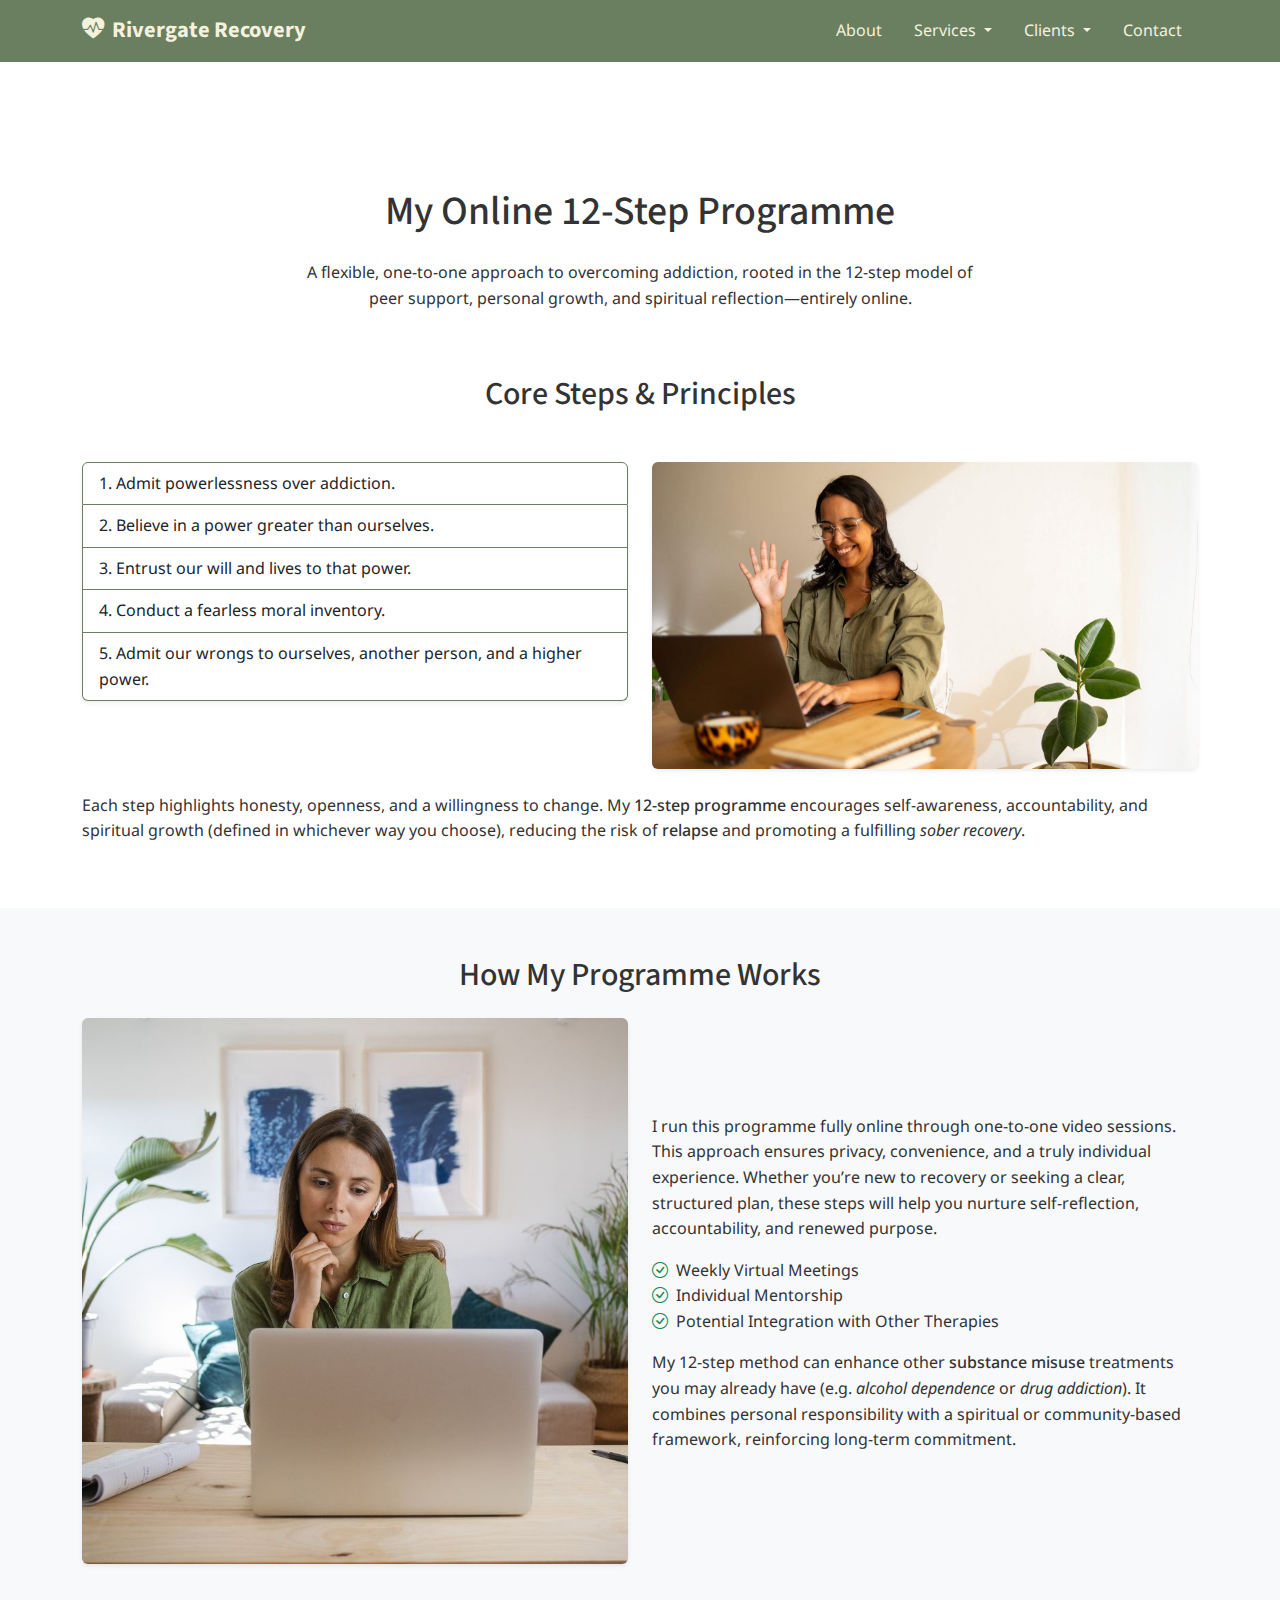
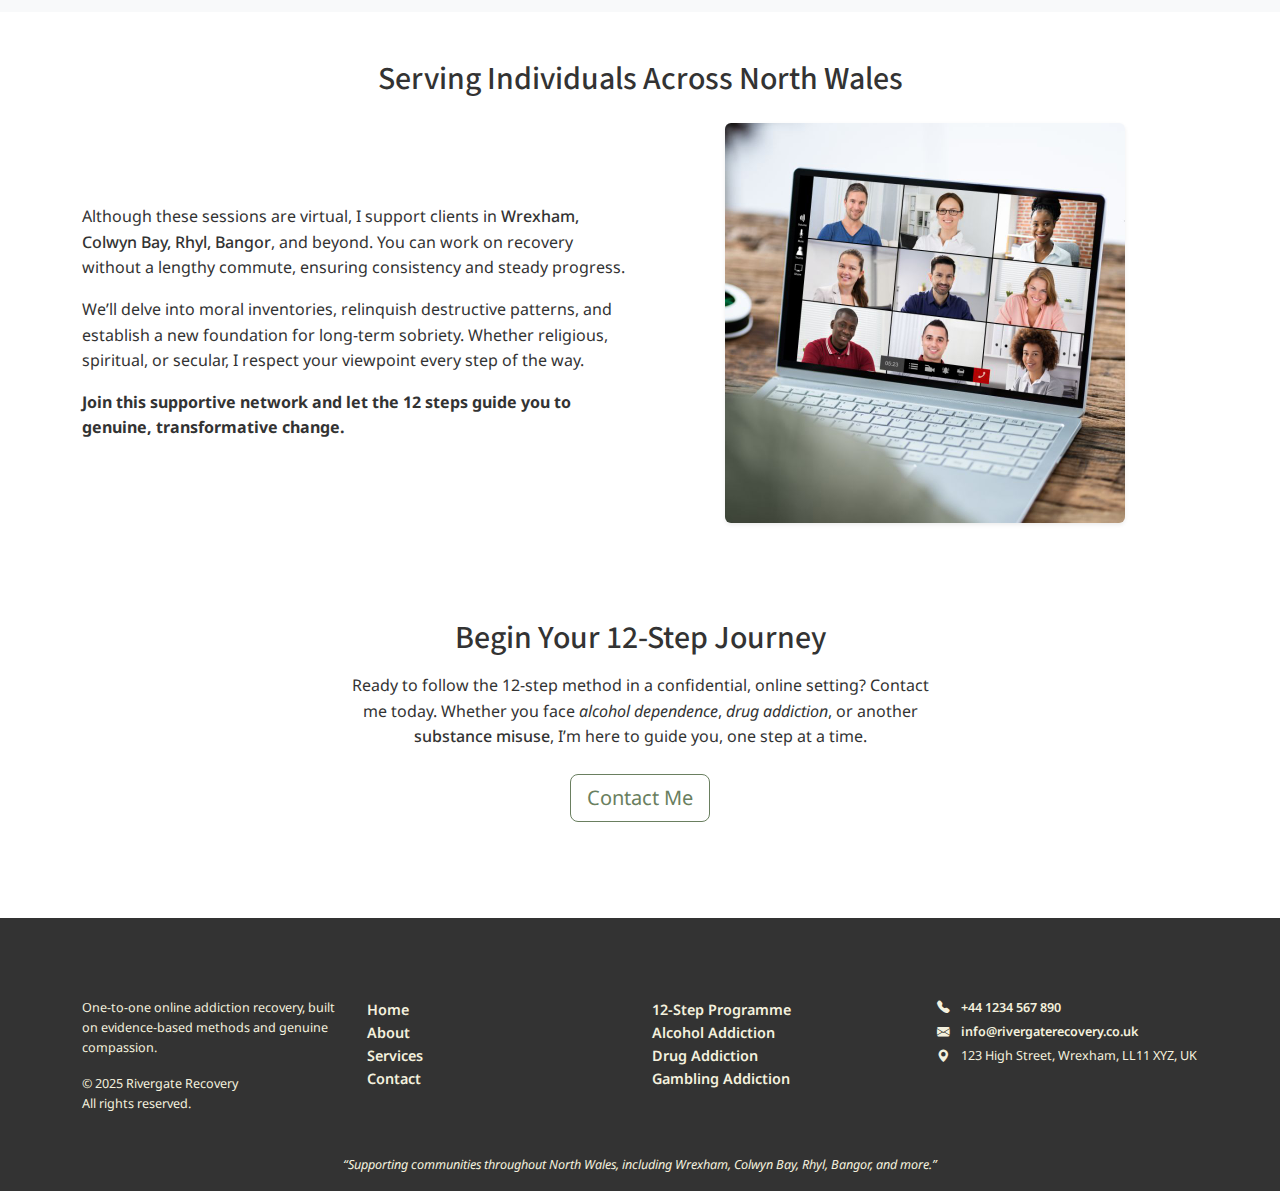
<file: programme-12-step.html>
<!DOCTYPE html>
<html lang="en">
<head>
  <meta charset="UTF-8" />
  <meta name="description" content="An in-depth look at my 12-step programme, guiding individuals towards lasting recovery across Wrexham, Colwyn Bay, Rhyl, and Bangor—fully online." />
  <meta name="keywords" content="12-step, addiction, recovery, programme, peer support, spiritual growth, relapse, sober recovery, substance misuse, North Wales" />
  <meta name="viewport" content="width=device-width, initial-scale=1.0" />
  <title>Rivergate Recovery | 12-Step Programme</title>

  <!-- Bootstrap & Icons -->
  <link
    href="https://cdn.jsdelivr.net/npm/bootstrap@5.3.3/dist/css/bootstrap.min.css"
    rel="stylesheet"
    crossorigin="anonymous"
  />
  <link
    rel="stylesheet"
    href="https://cdn.jsdelivr.net/npm/bootstrap-icons@1.10.5/font/bootstrap-icons.css"
  />

  <!-- Google Fonts (Inter, DM Sans, IBM Plex Sans) -->
  <link rel="preconnect" href="https://fonts.googleapis.com">
  <link rel="preconnect" href="https://fonts.gstatic.com" crossorigin>
  <link 
    href="https://fonts.googleapis.com/css2?family=Inter:ital,opsz,wght@0,14..32,100..900;1,14..32,100..900&display=swap"
    rel="stylesheet"
  >
  <link rel="preconnect" href="https://fonts.googleapis.com">
  <link rel="preconnect" href="https://fonts.gstatic.com" crossorigin>
  <link 
    href="https://fonts.googleapis.com/css2?family=DM+Sans:ital,opsz,wght@0,9..40,100..1000;1,9..40,100..1000&display=swap" 
    rel="stylesheet"
  >
  <link rel="preconnect" href="https://fonts.googleapis.com">
  <link rel="preconnect" href="https://fonts.gstatic.com" crossorigin>
  <link 
    href="https://fonts.googleapis.com/css2?family=IBM+Plex+Sans:ital,wght@0,100;0,200;0,300;0,400;0,500;0,600;0,700;1,100;1,200;1,300;1,400;1,500;1,600;1,700&display=swap"
    rel="stylesheet"
  >

  <!-- Global Styles -->
  <link rel="stylesheet" href="css/styles.css" />
  <!-- 12-Step Specific CSS -->
  <link rel="stylesheet" href="programme-12-step.css" />
</head>
<body>

  <!-- NAVBAR (fixed-top) -->
  <nav class="navbar navbar-expand-lg navbar-dark fixed-top">
    <div class="container">
      <a class="navbar-brand fw-bold" href="index.html">
        <i class="bi bi-heart-pulse-fill me-2"></i>Rivergate Recovery
      </a>
      <button
        class="navbar-toggler"
        type="button"
        data-bs-toggle="collapse"
        data-bs-target="#navbarNav"
        aria-controls="navbarNav"
        aria-expanded="false"
        aria-label="Toggle navigation"
      >
        <span class="navbar-toggler-icon"></span>
      </button>

      <div class="collapse navbar-collapse" id="navbarNav">
        <ul class="navbar-nav ms-auto">
          <!-- About Link -->
          <li class="nav-item mx-2">
            <a class="nav-link" href="about.html" alt="About Rivergate Recovery">About</a>
          </li>
          <!-- Services Dropdown -->
          <li class="nav-item dropdown mx-2">
            <a
              class="nav-link dropdown-toggle"
              href="#"
              id="servicesDropdown"
              role="button"
              data-bs-toggle="dropdown"
              aria-expanded="false"
              alt="Services Dropdown"
            >
              Services
            </a>
            <ul class="dropdown-menu" aria-labelledby="servicesDropdown">
              <li><a class="dropdown-item" href="services.html">All Services</a></li>
              <li><a class="dropdown-item" href="programme-12-step.html">12-Step Programme</a></li>
              <li><a class="dropdown-item" href="alcohol-specific.html">Alcohol Addiction</a></li>
              <li><a class="dropdown-item" href="drug-specific.html">Drug Addiction</a></li>
              <li><a class="dropdown-item" href="gambling-specific.html">Gambling Addiction</a></li>
            </ul>
          </li>
          <!-- Clients Dropdown -->
          <li class="nav-item dropdown mx-2">
            <a
              class="nav-link dropdown-toggle"
              href="#"
              id="clientsDropdown"
              role="button"
              data-bs-toggle="dropdown"
              aria-expanded="false"
              alt="Clients Dropdown"
            >
              Clients
            </a>
            <ul class="dropdown-menu" aria-labelledby="clientsDropdown">
              <li><a class="dropdown-item" href="testimonials.html" alt="Testimonials">Testimonials</a></li>
              <li><a class="dropdown-item" href="case-studies.html" alt="Case Studies">Case Studies</a></li>
            </ul>
          </li>
          <!-- Contact Link -->
          <li class="nav-item mx-2">
            <a class="nav-link" href="contact.html" alt="Contact Rivergate Recovery">Contact</a>
          </li>
        </ul>
      </div>
    </div>
  </nav>
  <!-- END NAVBAR -->

  <!-- HERO -->
  <section class="py-5" style="margin-top: 70px;">
    <div class="container text-center">
      <h1 class="mb-4">My Online 12-Step Programme</h1>
      <p class="mx-auto" style="max-width: 700px;">
        A flexible, one-to-one approach to overcoming addiction, rooted in the 12-step model 
        of peer support, personal growth, and spiritual reflection—entirely online.
      </p>
    </div>
  </section>
  <!-- END HERO -->

  <!-- 12 STEPS SECTION -->
  <section class="pb-5">
    <div class="container">
      <h2 class="mb-5">Core Steps &amp; Principles</h2>
      <div class="row g-4">
        <div class="col-md-6">
          <ol class="list-group list-group-numbered shadow-sm">
            <li class="list-group-item">Admit powerlessness over addiction.</li>
            <li class="list-group-item">Believe in a power greater than ourselves.</li>
            <li class="list-group-item">Entrust our will and lives to that power.</li>
            <li class="list-group-item">Conduct a fearless moral inventory.</li>
            <li class="list-group-item">Admit our wrongs to ourselves, another person, and a higher power.</li>
            <!-- Summarise or list further steps as needed -->
          </ol>
        </div>
        <div class="col-md-6 text-center">
          <img
            src="images/12-step-hero.jpg"
            alt="Online 12-step discussion"
            class="img-fluid rounded shadow-sm"
          />
        </div>
      </div>
      <p class="mt-4">
        Each step highlights honesty, openness, and a willingness to change. My 
        <strong>12-step programme</strong> encourages self-awareness, accountability, and 
        spiritual growth (defined in whichever way you choose), reducing the risk of <strong>relapse</strong> 
        and promoting a fulfilling <em>sober recovery</em>.
      </p>
    </div>
  </section>
  <!-- END 12 STEPS SECTION -->

  <!-- HOW IT WORKS -->
  <section class="py-5 bg-light">
    <div class="container">
      <h2 class="mb-4">How My Programme Works</h2>
      <div class="row align-items-center g-4">
        <div class="col-md-6 text-center">
          <img
            src="images/private-video-meeting.jpg"
            alt="Private video meeting"
            class="img-fluid rounded shadow-sm"
          />
        </div>
        <div class="col-md-6">
          <p>
            I run this programme fully online through one-to-one video sessions. This 
            approach ensures privacy, convenience, and a truly individual experience. 
            Whether you’re new to recovery or seeking a clear, structured plan, these steps 
            will help you nurture self-reflection, accountability, and renewed purpose.
          </p>
          <ul class="list-unstyled mt-3">
            <li><i class="bi bi-check-circle text-success me-2"></i>Weekly Virtual Meetings</li>
            <li><i class="bi bi-check-circle text-success me-2"></i>Individual Mentorship</li>
            <li><i class="bi bi-check-circle text-success me-2"></i>Potential Integration with Other Therapies</li>
          </ul>
          <p>
            My 12-step method can enhance other <strong>substance misuse</strong> treatments you 
            may already have (e.g. <em>alcohol dependence</em> or <em>drug addiction</em>). 
            It combines personal responsibility with a spiritual or community-based framework, 
            reinforcing long-term commitment.
          </p>
        </div>
      </div>
    </div>
  </section>
  <!-- END HOW IT WORKS -->

  <!-- SERVING NORTH WALES -->
  <section class="py-5">
    <div class="container">
      <h2 class="mb-4">Serving Individuals Across North Wales</h2>
      <div class="row align-items-center g-4">
        <div class="col-md-6 order-md-2 text-center">
          <img
            src="images/north-wales-virtual-group.jpg"
            alt="North Wales virtual group"
            class="img-fluid rounded shadow-sm"
            style="max-height: 400px;"
          />
        </div>
        <div class="col-md-6 order-md-1">
          <p>
            Although these sessions are virtual, I support clients in 
            <strong>Wrexham, Colwyn Bay, Rhyl, Bangor</strong>, and beyond. You can work on 
            recovery without a lengthy commute, ensuring consistency and steady progress.
          </p>
          <p>
            We’ll delve into moral inventories, relinquish destructive patterns, and establish 
            a new foundation for long-term sobriety. Whether religious, spiritual, or secular, 
            I respect your viewpoint every step of the way.
          </p>
          <p class="mb-0 fw-bold">
            Join this supportive network and let the 12 steps guide you to genuine, transformative change.
          </p>
        </div>
      </div>
    </div>
  </section>
  <!-- END SERVING NORTH WALES -->

  <!-- CTA -->
  <section class="py-5 text-center">
    <div class="container">
      <h2 class="mb-3">Begin Your 12-Step Journey</h2>
      <p class="mb-4 mx-auto" style="max-width: 600px;">
        Ready to follow the 12-step method in a confidential, online setting? Contact me today. 
        Whether you face <em>alcohol dependence</em>, <em>drug addiction</em>, or another 
        <strong>substance misuse</strong>, I’m here to guide you, one step at a time.
      </p>
      <a href="contact.html" class="btn btn-outline-sage btn-lg">
        Contact Me
      </a>
    </div>
  </section>
  <!-- END CTA -->

  <!-- FOOTER -->
  <footer class="footer pt-5 pb-3 mt-5">
    <div class="container">
      <div class="row">
        <!-- Footer Column 1 -->
        <div class="col-md-3 mb-4">
          <h5 class="fw-bold">Rivergate Recovery</h5>
          <p class="small">
            One-to-one online addiction recovery, built on evidence-based 
            methods and genuine compassion.
          </p>
          <p class="small mb-0">
            &copy; 2025 Rivergate Recovery<br/>
            All rights reserved.
          </p>
        </div>
        <!-- Footer Column 2: Quick Links -->
        <div class="col-md-3 mb-4">
          <h5 class="fw-bold">Quick Links</h5>
          <ul class="list-unstyled">
            <li><a href="index.html" alt="Home Link">Home</a></li>
            <li><a href="about.html" alt="About Link">About</a></li>
            <li><a href="services.html" alt="Services Link">Services</a></li>
            <li><a href="contact.html" alt="Contact Link">Contact</a></li>
          </ul>
        </div>
        <!-- Footer Column 3: Services -->
        <div class="col-md-3 mb-4">
          <h5 class="fw-bold">Services</h5>
          <ul class="list-unstyled">
            <li><a href="programme-12-step.html" alt="12-Step Programme Link">12-Step Programme</a></li>
            <li><a href="alcohol-specific.html" alt="Alcohol Addiction Link">Alcohol Addiction</a></li>
            <li><a href="drug-specific.html" alt="Drug Addiction Link">Drug Addiction</a></li>
            <li><a href="gambling-specific.html" alt="Gambling Addiction Link">Gambling Addiction</a></li>
          </ul>
        </div>
        <!-- Footer Column 4: Contact Info -->
        <div class="col-md-3 mb-4">
          <h5 class="fw-bold">Contact Info</h5>
          <p class="small mb-1">
            <i class="bi bi-telephone-fill me-2"></i>
            <a href="tel:+44-1234-567-890" alt="Telephone Number">
              +44 1234 567 890
            </a>
          </p>
          <p class="small mb-1">
            <i class="bi bi-envelope-fill me-2"></i>
            <a href="mailto:info@rivergaterecovery.co.uk" alt="Email Address">
              info@rivergaterecovery.co.uk
            </a>
          </p>
          <p class="small mb-0">
            <i class="bi bi-geo-alt-fill me-2"></i>
            123 High Street, Wrexham, LL11 XYZ, UK
          </p>
        </div>
      </div>
      <!-- Footer Bottom Row -->
      <div class="row pt-3">
        <div class="col text-center">
          <p class="small mb-0">
            <em>“Supporting communities throughout North Wales, including Wrexham, Colwyn Bay, Rhyl, Bangor, and more.”</em>
          </p>
        </div>
      </div>
    </div>
  </footer>
  <!-- END FOOTER -->

  <!-- Bootstrap JS Bundle -->
  <script
    src="https://cdn.jsdelivr.net/npm/bootstrap@5.3.3/dist/js/bootstrap.bundle.min.js"
    crossorigin="anonymous"
  ></script>
</body>
</html>
</file>
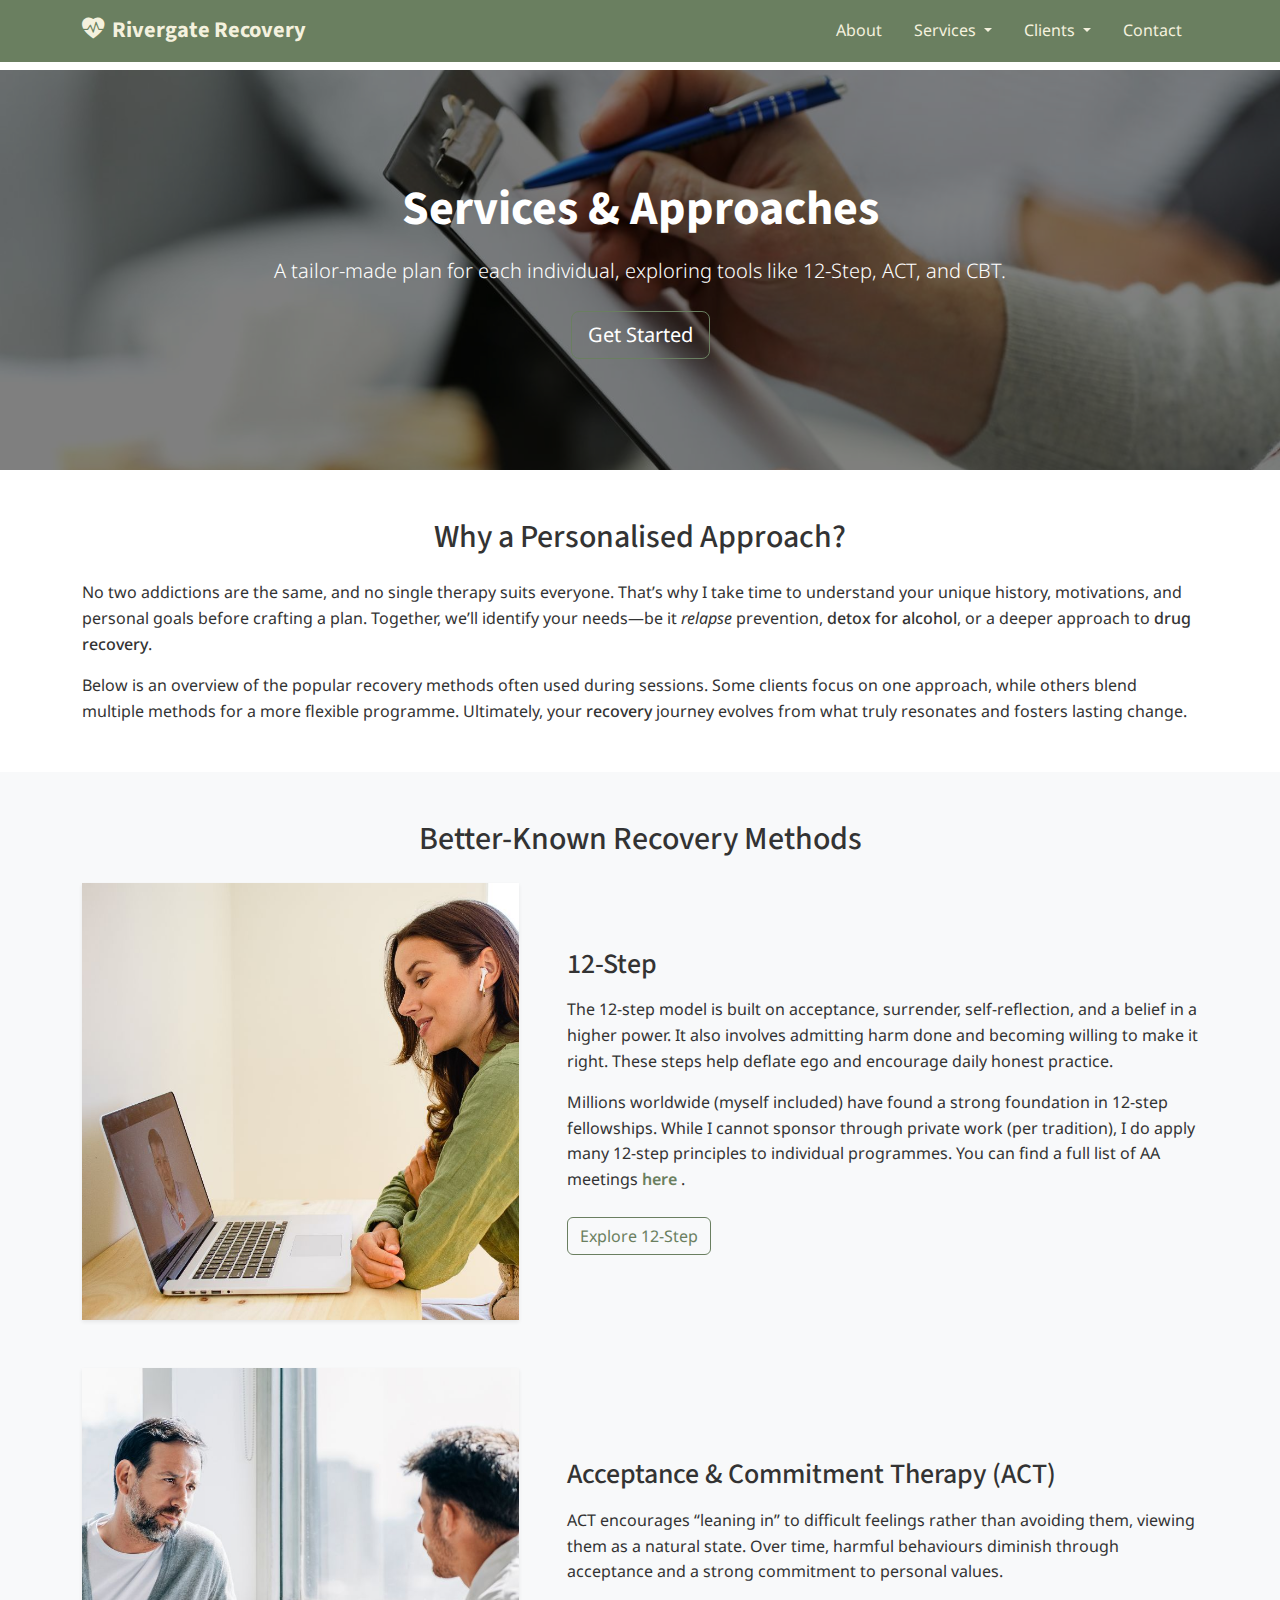
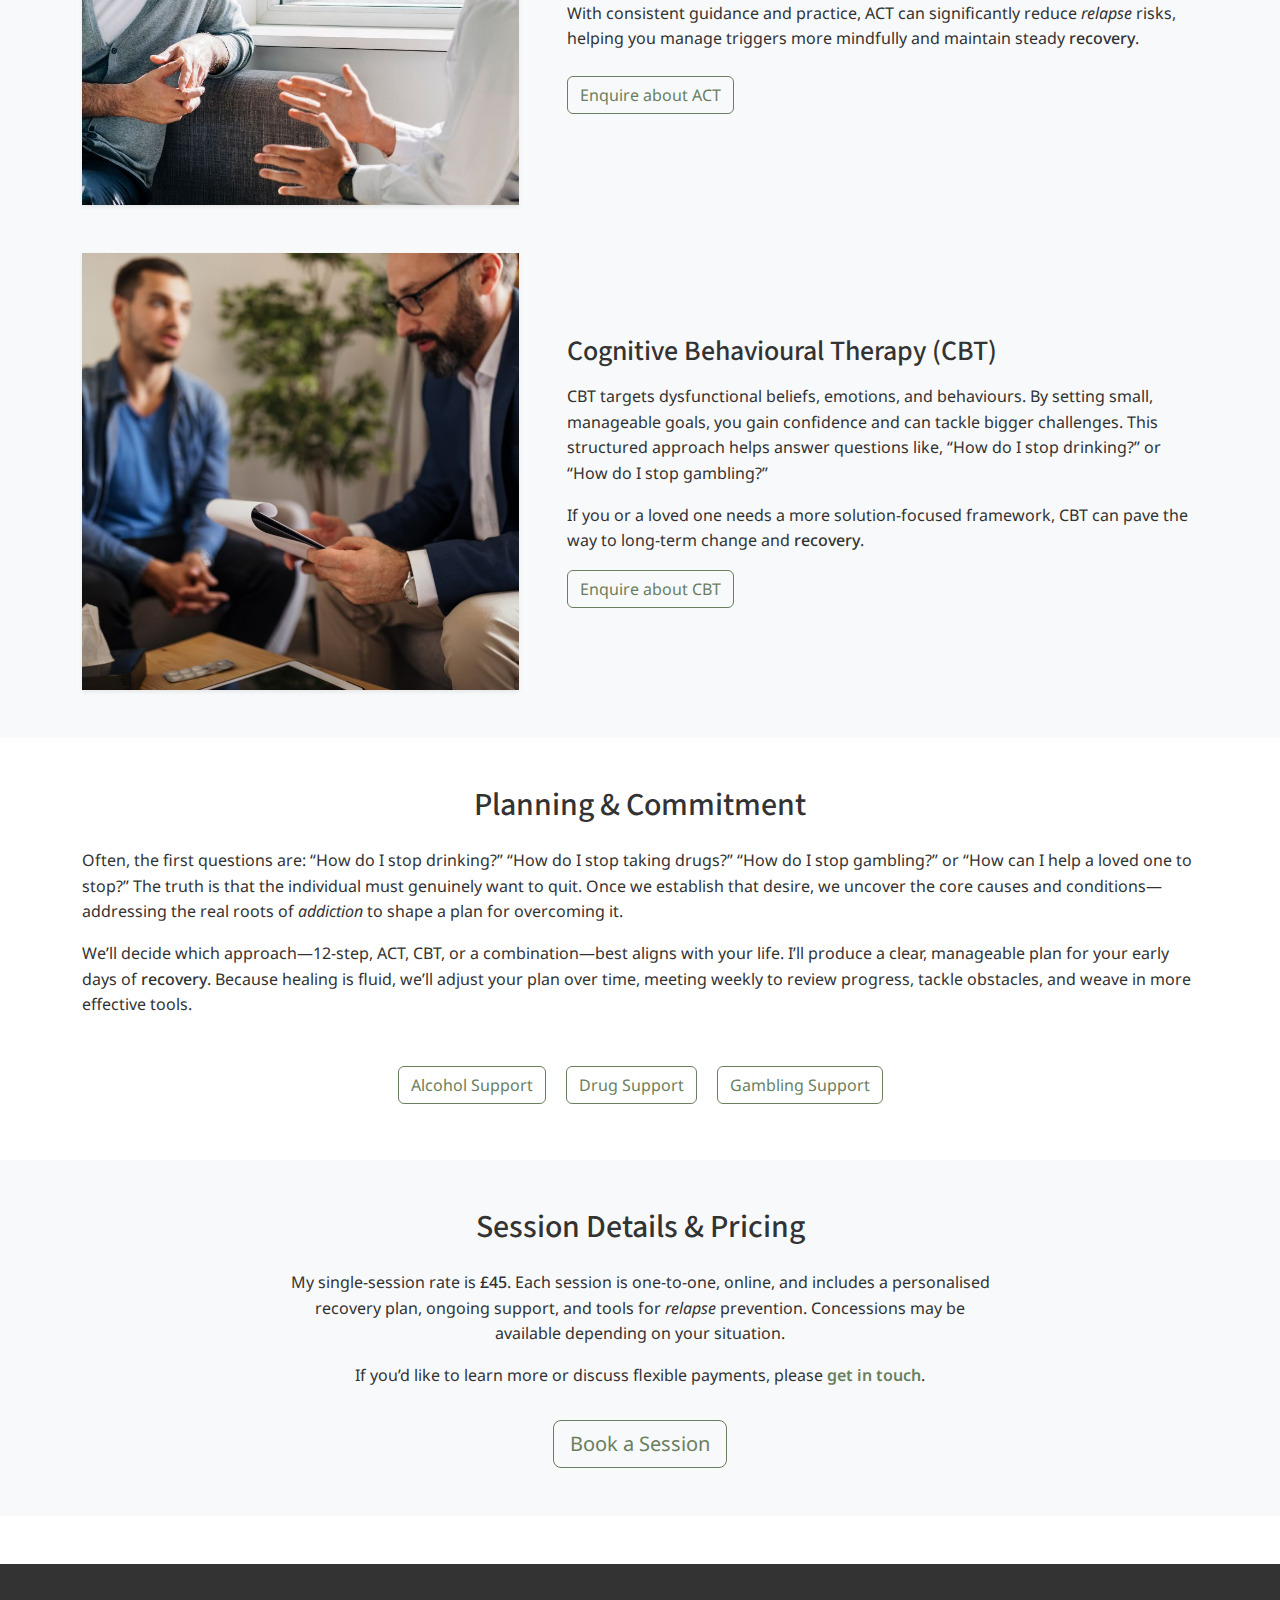
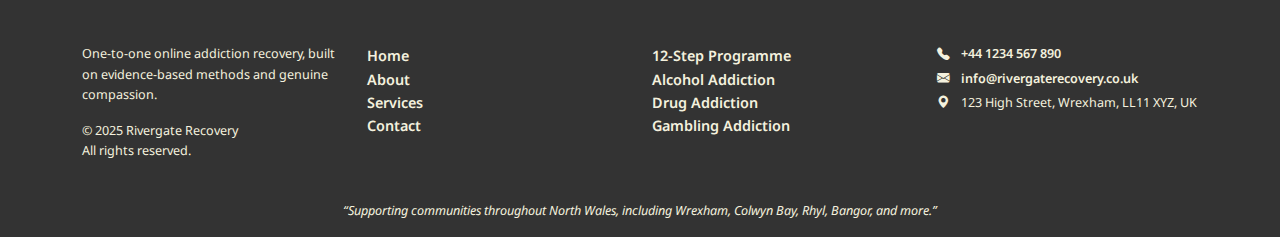
<file: services.html>
<!DOCTYPE html>
<html lang="en">
<head>
  <meta charset="UTF-8" />
  <meta name="description" content="Explore my personalised, online addiction recovery services, including 12-step, CBT, and ACT. Find help for alcohol, drug, and gambling addictions." />
  <meta name="keywords" content="services, addiction, recovery, 12-step, ACT, CBT, relapse prevention, alcohol, drug, gambling, online therapy" />
  <meta name="viewport" content="width=device-width, initial-scale=1.0" />
  <title>Rivergate Recovery | Services</title>

  <!-- Bootstrap CSS -->
  <link
    href="https://cdn.jsdelivr.net/npm/bootstrap@5.3.3/dist/css/bootstrap.min.css"
    rel="stylesheet"
    crossorigin="anonymous"
  />
  <!-- Bootstrap Icons -->
  <link
    rel="stylesheet"
    href="https://cdn.jsdelivr.net/npm/bootstrap-icons@1.10.5/font/bootstrap-icons.css"
  />

  <!-- Google Fonts -->
  <link rel="preconnect" href="https://fonts.googleapis.com">
  <link rel="preconnect" href="https://fonts.gstatic.com" crossorigin>
  <link 
    href="https://fonts.googleapis.com/css2?family=Inter:ital,wght@0,100..900;1,100..900&family=DM+Sans:ital,wght@0,100..900;1,100..900&family=IBM+Plex+Sans:wght@100..700&display=swap" 
    rel="stylesheet"
  >

  <!-- Global Styles (styles.css) -->
  <link rel="stylesheet" href="css/styles.css" />
 <!-- Added Custom Styles -->
 <style>
  /* Ensure images are responsive and do not exceed their container */
  .method-img {
    max-width: 100%;
    height: auto;
  }

  /* Left align the headings for the three service methods */
  .recovery-methods-section h3 {
    text-align: left;
  }

/* Set the hero section background image */
#services-hero {
  background: url('images/services-hero.jpg') center center/cover no-repeat;
  position: relative;
  min-height: 400px; /* Adjust the height as needed */
}

/* Ensure the overlay is behind the text */
#services-hero .services-hero-overlay {
  position: absolute;
  top: 0;
  left: 0;
  width: 100%;
  height: 100%;
  background-color: rgba(0, 0, 0, 0.5);
  z-index: 1; /* Lower z-index for overlay */
}

/* Bring the hero text to the front */
#services-hero .services-hero-content {
  position: relative;
  z-index: 2; /* Higher z-index for content */
}
</style>
</head>
<body>

   <!-- NAVBAR (fixed-top) -->
   <nav class="navbar navbar-expand-lg navbar-dark fixed-top">
    <div class="container">
      <a class="navbar-brand fw-bold" href="index.html">
        <i class="bi bi-heart-pulse-fill me-2"></i>Rivergate Recovery
      </a>
      <button
        class="navbar-toggler"
        type="button"
        data-bs-toggle="collapse"
        data-bs-target="#navbarNav"
        aria-controls="navbarNav"
        aria-expanded="false"
        aria-label="Toggle navigation"
      >
        <span class="navbar-toggler-icon"></span>
      </button>

      <div class="collapse navbar-collapse" id="navbarNav">
        <ul class="navbar-nav ms-auto">
          <!-- About Link -->
          <li class="nav-item mx-2">
            <a class="nav-link" href="about.html" alt="About Rivergate Recovery">About</a>
          </li>
          <!-- Services Dropdown -->
          <li class="nav-item dropdown mx-2">
            <a
              class="nav-link dropdown-toggle"
              href="#"
              id="servicesDropdown"
              role="button"
              data-bs-toggle="dropdown"
              aria-expanded="false"
              alt="Services Dropdown"
            >
              Services
            </a>
            <ul class="dropdown-menu" aria-labelledby="servicesDropdown">
              <li><a class="dropdown-item" href="services.html">All Services</a></li>
              <li><a class="dropdown-item" href="programme-12-step.html">12-Step Programme</a></li>
              <li><a class="dropdown-item" href="alcohol-specific.html">Alcohol Addiction</a></li>
              <li><a class="dropdown-item" href="drug-specific.html">Drug Addiction</a></li>
              <li><a class="dropdown-item" href="gambling-specific.html">Gambling Addiction</a></li>
            </ul>
          </li>
          <!-- Clients Dropdown -->
          <li class="nav-item dropdown mx-2">
            <a
              class="nav-link dropdown-toggle"
              href="#"
              id="clientsDropdown"
              role="button"
              data-bs-toggle="dropdown"
              aria-expanded="false"
              alt="Clients Dropdown"
            >
              Clients
            </a>
            <ul class="dropdown-menu" aria-labelledby="clientsDropdown">
              <li><a class="dropdown-item" href="testimonials.html" alt="Testimonials">Testimonials</a></li>
              <li><a class="dropdown-item" href="case-studies.html" alt="Case Studies">Case Studies</a></li>
            </ul>
          </li>
          <!-- Contact Link -->
          <li class="nav-item mx-2">
            <a class="nav-link" href="contact.html" alt="Contact Rivergate Recovery">Contact</a>
          </li>
        </ul>
      </div>
    </div>
  </nav>
  <!-- END NAVBAR -->

  <!-- HERO SECTION -->
  <section 
  id="services-hero" 
  class="services-hero d-flex align-items-center justify-content-center"
>
  <div class="services-hero-overlay"></div>
  <div class="container text-center services-hero-content">
    <h1 class="display-5 fw-bold text-white mb-3">
      Services &amp; Approaches
    </h1>
    <p class="lead text-white mb-4">
      A tailor-made plan for each individual, exploring tools like 12-Step, ACT, and CBT.
    </p>
    <a 
      href="contact.html" 
      class="btn btn-outline-sage-hero btn-lg" 
      alt="Get Started Button"
    >
      Get Started
    </a>
  </div>
</section>
  <!-- END HERO SECTION -->

  <!-- INTRO SECTION -->
  <section id="services-intro" class="services-intro-section py-5">
    <div class="container">
      <h2 class="mb-4">Why a Personalised Approach?</h2>
      <p>
        No two addictions are the same, and no single therapy suits everyone. That’s why I take
        time to understand your unique history, motivations, and personal goals before crafting
        a plan. Together, we’ll identify your needs—be it <em>relapse</em> prevention,
        <strong>detox for alcohol</strong>, or a deeper approach to <strong>drug recovery</strong>.
      </p>
      <p class="mb-0">
        Below is an overview of the popular recovery methods often used during sessions. Some
        clients focus on one approach, while others blend multiple methods for a more flexible
        programme. Ultimately, your <strong>recovery</strong> journey evolves from what truly 
        resonates and fosters lasting change.
      </p>
    </div>
  </section>
  <!-- END INTRO SECTION -->

  <!-- METHODS SECTION -->
  <section id="recovery-methods" class="recovery-methods-section py-5 bg-light">
    <div class="container">
      <h2 class="mb-4">Better-Known Recovery Methods</h2>

      <!-- 12-STEP -->
      <div class="method-12step row align-items-center g-5 mb-5">
        <!-- Image Column -->
        <div class="col-md-5 text-center">
          <img
            src="images/12-step-programme.jpg"
            alt="12-Step Programme"
            class="img-fluid method-img shadow-sm"
          />
        </div>
        <!-- Text Column -->
        <div class="col-md-7">
          <h3 class="mb-3">12-Step</h3>
          <p>
            The 12-step model is built on acceptance, surrender, self-reflection, and a belief
            in a higher power. It also involves admitting harm done and becoming willing to make
            it right. These steps help deflate ego and encourage daily honest practice.
          </p>
          <p>
            Millions worldwide (myself included) have found a strong foundation in 12-step
            fellowships. While I cannot sponsor through private work (per tradition), I do apply
            many 12-step principles to individual programmes. You can find a full list of 
            AA meetings
            <a 
              href="https://www.alcoholics-anonymous.org.uk/" 
              target="_blank" 
              rel="noopener"
            >
              here
            </a>.
          </p>
          <a 
            href="programme-12-step.html"
            class="btn btn-outline-sage mt-2"
            alt="12-Step Programme Link"
          >
            Explore 12-Step
          </a>
        </div>
      </div>
      <!-- END 12-STEP -->

      <!-- ACT -->
      <div class="method-act row align-items-center g-5 mb-5">
        <!-- Image Column -->
        <div class="col-md-5 text-center">
          <img
            src="images/ACT.jpg"
            alt="Acceptance and Commitment Therapy"
            class="img-fluid method-img shadow-sm"
          />
        </div>
        <!-- Text Column -->
        <div class="col-md-7">
          <h3 class="mb-3">Acceptance &amp; Commitment Therapy (ACT)</h3>
          <p>
            ACT encourages “leaning in” to difficult feelings rather than avoiding them, 
            viewing them as a natural state. Over time, harmful behaviours diminish through 
            acceptance and a strong commitment to personal values.
          </p>
          <p>
            With consistent guidance and practice, ACT can significantly reduce 
            <em>relapse</em> risks, helping you manage triggers more mindfully and maintain 
            steady <strong>recovery</strong>.
          </p>
          <a 
            href="contact.html"
            class="btn btn-outline-sage mt-2"
            alt="Enquire about ACT"
          >
            Enquire about ACT
          </a>
        </div>
      </div>
      <!-- END ACT -->

      <!-- CBT -->
      <div class="method-cbt row align-items-center g-5">
        <!-- Image Column -->
        <div class="col-md-5 text-center">
          <img
            src="images/CBT.jpg"
            alt="Cognitive Behavioural Therapy"
            class="img-fluid method-img shadow-sm"
          />
        </div>
        <!-- Text Column -->
        <div class="col-md-7">
          <h3 class="mb-3">Cognitive Behavioural Therapy (CBT)</h3>
          <p>
            CBT targets dysfunctional beliefs, emotions, and behaviours. By setting small, 
            manageable goals, you gain confidence and can tackle bigger challenges. This 
            structured approach helps answer questions like, “How do I stop drinking?” or 
            “How do I stop gambling?”
          </p>
          <p class="mb-3">
            If you or a loved one needs a more solution-focused framework, CBT can pave 
            the way to long-term change and <strong>recovery</strong>.
          </p>
          <a 
            href="contact.html"
            class="btn btn-outline-sage"
            alt="Enquire about CBT"
          >
            Enquire about CBT
          </a>
        </div>
      </div>
      <!-- END CBT -->

    </div>
  </section>
  <!-- END METHODS SECTION -->

  <!-- HOW TO STOP / PLANNING SECTION -->
  <section id="planning-commitment" class="planning-section py-5">
    <div class="container">
      <h2 class="mb-4">Planning &amp; Commitment</h2>
      <p>
        Often, the first questions are: “How do I stop drinking?” “How do I stop taking 
        drugs?” “How do I stop gambling?” or “How can I help a loved one to stop?” 
        The truth is that the individual must genuinely want to quit. Once we establish 
        that desire, we uncover the core causes and conditions—addressing the real roots 
        of <em>addiction</em> to shape a plan for overcoming it.
      </p>
      <p class="mb-5">
        We’ll decide which approach—12-step, ACT, CBT, or a combination—best aligns with 
        your life. I’ll produce a clear, manageable plan for your early days of 
        <strong>recovery</strong>. Because healing is fluid, we’ll adjust your plan over 
        time, meeting weekly to review progress, tackle obstacles, and weave in more 
        effective tools.
      </p>
      <div class="text-center">
        <a 
          href="alcohol-specific.html" 
          class="btn btn-outline-sage me-3 mb-2"
          alt="Alcohol Support Link"
        >
          Alcohol Support
        </a>
        <a 
          href="drug-specific.html" 
          class="btn btn-outline-sage me-3 mb-2"
          alt="Drug Support Link"
        >
          Drug Support
        </a>
        <a 
          href="gambling-specific.html" 
          class="btn btn-outline-sage mb-2"
          alt="Gambling Support Link"
        >
          Gambling Support
        </a>
      </div>
    </div>
  </section>
  <!-- END HOW TO STOP / PLANNING SECTION -->

  <!-- PRICING SECTION -->
  <section id="services-pricing" class="services-pricing-section py-5 bg-light">
    <div class="container text-center">
      <h2 class="mb-4">Session Details &amp; Pricing</h2>
      <p class="mx-auto" style="max-width: 700px;">
        My single-session rate is <strong>£45</strong>. Each session is one-to-one, online, 
        and includes a personalised recovery plan, ongoing support, and tools for 
        <em>relapse</em> prevention. Concessions may be available depending on your situation.
      </p>
      <p class="mx-auto" style="max-width: 700px;">
        If you’d like to learn more or discuss flexible payments, 
        please <a href="contact.html">get in touch</a>.
      </p>
      <a 
        href="contact.html" 
        class="btn btn-outline-sage btn-lg mt-3"
      >
        Book a Session
      </a>
    </div>
  </section>
  <!-- END PRICING SECTION -->

  <!-- FOOTER -->
  <footer class="footer pt-5 pb-3 mt-5">
    <div class="container">
      <div class="row">
        <!-- Footer Column 1 -->
        <div class="col-md-3 mb-4">
          <h5 class="fw-bold">Rivergate Recovery</h5>
          <p class="small">
            One-to-one online addiction recovery, built on evidence-based 
            methods and genuine compassion.
          </p>
          <p class="small mb-0">
            &copy; 2025 Rivergate Recovery<br/>
            All rights reserved.
          </p>
        </div>
        <!-- Footer Column 2: Quick Links -->
        <div class="col-md-3 mb-4">
          <h5 class="fw-bold">Quick Links</h5>
          <ul class="list-unstyled">
            <li><a href="index.html" alt="Home Link">Home</a></li>
            <li><a href="about.html" alt="About Link">About</a></li>
            <li><a href="services.html" alt="Services Link">Services</a></li>
            <li><a href="contact.html" alt="Contact Link">Contact</a></li>
          </ul>
        </div>
        <!-- Footer Column 3: Services -->
        <div class="col-md-3 mb-4">
          <h5 class="fw-bold">Services</h5>
          <ul class="list-unstyled">
            <li><a href="programme-12-step.html" alt="12-Step Programme Link">12-Step Programme</a></li>
            <li><a href="alcohol-specific.html" alt="Alcohol Addiction Link">Alcohol Addiction</a></li>
            <li><a href="drug-specific.html" alt="Drug Addiction Link">Drug Addiction</a></li>
            <li><a href="gambling-specific.html" alt="Gambling Addiction Link">Gambling Addiction</a></li>
          </ul>
        </div>
        <!-- Footer Column 4: Contact Info -->
        <div class="col-md-3 mb-4">
          <h5 class="fw-bold">Contact Info</h5>
          <p class="small mb-1">
            <i class="bi bi-telephone-fill me-2"></i>
            <a href="tel:+44-1234-567-890" alt="Telephone Number">
              +44 1234 567 890
            </a>
          </p>
          <p class="small mb-1">
            <i class="bi bi-envelope-fill me-2"></i>
            <a href="mailto:info@rivergaterecovery.co.uk" alt="Email Address">
              info@rivergaterecovery.co.uk
            </a>
          </p>
          <p class="small mb-0">
            <i class="bi bi-geo-alt-fill me-2"></i>
            123 High Street, Wrexham, LL11 XYZ, UK
          </p>
        </div>
      </div>
      <!-- Footer Bottom Row -->
      <div class="row pt-3">
        <div class="col text-center">
          <p class="small mb-0">
            <em>
              “Supporting communities throughout North Wales, including Wrexham, Colwyn Bay, Rhyl, Bangor, and more.”
            </em>
          </p>
        </div>
      </div>
    </div>
  </footer>
  <!-- END FOOTER -->

  <!-- Bootstrap JS -->
  <script
    src="https://cdn.jsdelivr.net/npm/bootstrap@5.3.3/dist/js/bootstrap.bundle.min.js"
    crossorigin="anonymous"
  ></script>
</body>
</html>
</file>
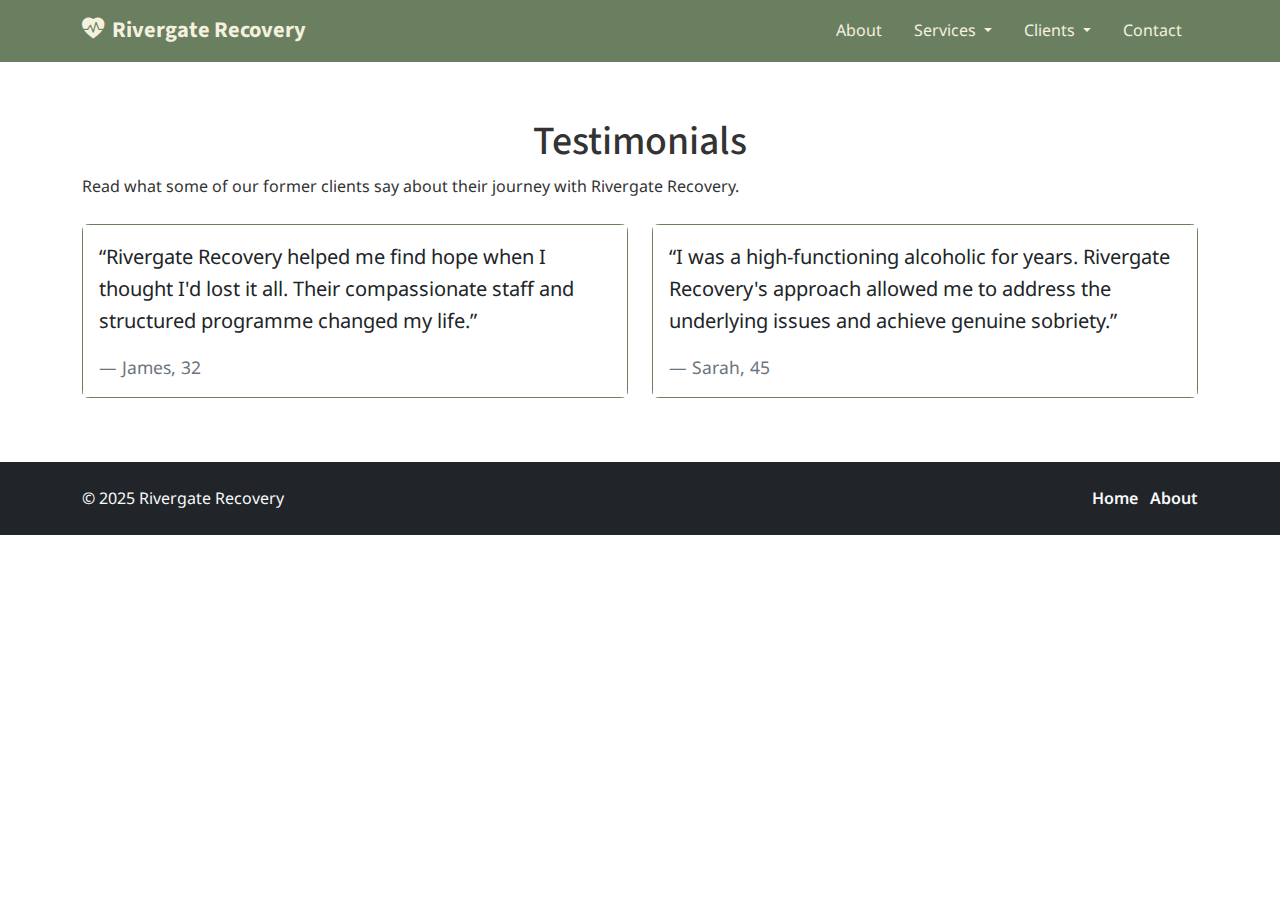
<file: testimonials.html>
<!DOCTYPE html>
<html lang="en">
<head>
  <meta charset="UTF-8" />
  <meta name="description" content="Success stories and testimonials from our clients." />
  <meta name="viewport" content="width=device-width, initial-scale=1.0" />
  <title>Rivergate Recovery | Testimonials</title>

  <!-- Bootstrap CSS -->
  <link
    href="https://cdn.jsdelivr.net/npm/bootstrap@5.3.3/dist/css/bootstrap.min.css"
    rel="stylesheet"
    integrity="sha384-QWTKZyjpPEjISv5WaRU9OFeRpok6YctnYmDr5pNlyT2bRjXh0JMhjY6hW+ALEwIH"
    crossorigin="anonymous"
  />

  <!-- Bootstrap Icons -->
  <link
    rel="stylesheet"
    href="https://cdn.jsdelivr.net/npm/bootstrap-icons@1.10.5/font/bootstrap-icons.css"
  />

  <!-- Google Fonts -->
  <link rel="preconnect" href="https://fonts.googleapis.com" />
  <link rel="preconnect" href="https://fonts.gstatic.com" crossorigin />
  <link
    href="https://fonts.googleapis.com/css2?family=Inter:wght@100..900&family=DM+Sans:wght@100..900&family=IBM+Plex+Sans:wght@100..900&display=swap"
    rel="stylesheet"
  />

  <!-- Custom CSS -->
  <link rel="stylesheet" href="css/styles.css" />
</head>
<body>
  <!-- Header / Navbar -->
  <!-- NAVBAR (fixed-top) -->
  <nav class="navbar navbar-expand-lg navbar-dark fixed-top">
    <div class="container">
      <a class="navbar-brand fw-bold" href="index.html">
        <i class="bi bi-heart-pulse-fill me-2"></i>Rivergate Recovery
      </a>
      <button
        class="navbar-toggler"
        type="button"
        data-bs-toggle="collapse"
        data-bs-target="#navbarNav"
        aria-controls="navbarNav"
        aria-expanded="false"
        aria-label="Toggle navigation"
      >
        <span class="navbar-toggler-icon"></span>
      </button>

      <div class="collapse navbar-collapse" id="navbarNav">
        <ul class="navbar-nav ms-auto">
          <!-- About Link -->
          <li class="nav-item mx-2">
            <a class="nav-link" href="about.html" alt="About Rivergate Recovery">About</a>
          </li>
          <!-- Services Dropdown -->
          <li class="nav-item dropdown mx-2">
            <a
              class="nav-link dropdown-toggle"
              href="#"
              id="servicesDropdown"
              role="button"
              data-bs-toggle="dropdown"
              aria-expanded="false"
              alt="Services Dropdown"
            >
              Services
            </a>
            <ul class="dropdown-menu" aria-labelledby="servicesDropdown">
              <li><a class="dropdown-item" href="services.html">All Services</a></li>
              <li><a class="dropdown-item" href="programme-12-step.html">12-Step Programme</a></li>
              <li><a class="dropdown-item" href="alcohol-specific.html">Alcohol Addiction</a></li>
              <li><a class="dropdown-item" href="drug-specific.html">Drug Addiction</a></li>
              <li><a class="dropdown-item" href="gambling-specific.html">Gambling Addiction</a></li>
            </ul>
          </li>
          <!-- Clients Dropdown -->
          <li class="nav-item dropdown mx-2">
            <a
              class="nav-link dropdown-toggle"
              href="#"
              id="clientsDropdown"
              role="button"
              data-bs-toggle="dropdown"
              aria-expanded="false"
              alt="Clients Dropdown"
            >
              Clients
            </a>
            <ul class="dropdown-menu" aria-labelledby="clientsDropdown">
              <li><a class="dropdown-item" href="testimonials.html" alt="Testimonials">Testimonials</a></li>
              <li><a class="dropdown-item" href="case-studies.html" alt="Case Studies">Case Studies</a></li>
            </ul>
          </li>
          <!-- Contact Link -->
          <li class="nav-item mx-2">
            <a class="nav-link" href="contact.html" alt="Contact Rivergate Recovery">Contact</a>
          </li>
        </ul>
      </div>
    </div>
  </nav>
  <!-- End Header / Navbar -->

  <!-- Testimonials Section -->
  <section class="py-5">
    <div class="container">
      <h1>Testimonials</h1>
      <p>
        Read what some of our former clients say about their journey with 
        Rivergate Recovery.
      </p>
      
      <!-- Example Testimonial Cards -->
      <div class="row mt-4">
        <div class="col-md-6 mb-3">
          <div class="card">
            <div class="card-body">
              <blockquote class="blockquote mb-0">
                <p>
                  “Rivergate Recovery helped me find hope when I thought I'd lost it all. 
                  Their compassionate staff and structured programme changed my life.”
                </p>
                <footer class="blockquote-footer mt-2">James, 32</footer>
              </blockquote>
            </div>
          </div>
        </div>
        <div class="col-md-6 mb-3">
          <div class="card">
            <div class="card-body">
              <blockquote class="blockquote mb-0">
                <p>
                  “I was a high-functioning alcoholic for years. Rivergate 
                  Recovery's approach allowed me to address the underlying issues 
                  and achieve genuine sobriety.”
                </p>
                <footer class="blockquote-footer mt-2">Sarah, 45</footer>
              </blockquote>
            </div>
          </div>
        </div>
      </div>

      <!-- Add more testimonials as needed -->
    </div>
  </section>

  <!-- Footer -->
  <footer class="bg-dark text-light py-4">
    <div class="container d-flex justify-content-between align-items-center">
      <p class="mb-0">© 2025 Rivergate Recovery</p>
      <ul class="list-inline mb-0">
        <li class="list-inline-item">
          <a href="index.html" class="text-light">Home</a>
        </li>
        <li class="list-inline-item">
          <a href="about.html" class="text-light">About</a>
        </li>
      </ul>
    </div>
  </footer>
  <!-- End Footer -->

  <!-- Bootstrap JS Bundle -->
  <script
    src="https://cdn.jsdelivr.net/npm/bootstrap@5.3.3/dist/js/bootstrap.bundle.min.js"
    integrity="sha384-YvpcrYf0tY3lHB60NNkmXc5s9fDVZLESaAA55NDzOxhy9GkcIdslK1eN7N6jIeHz"
    crossorigin="anonymous"
  ></script>
</body>
</html>
</file>
<file: css/styles.css>
@import url('https://fonts.googleapis.com/css2?family=Source+Sans+3:ital,wght@0,200..900;1,200..900&display=swap');
@import url('https://fonts.googleapis.com/css2?family=Fira+Sans:ital,wght@0,100;0,200;0,300;0,400;0,500;0,600;0,700;0,800;0,900;1,100;1,200;1,300;1,400;1,500;1,600;1,700;1,800;1,900&display=swap');
@import url('https://fonts.googleapis.com/css2?family=Noto+Sans:ital,wght@0,100..900;1,100..900&display=swap');
/* GLOBAL STYLES
   Font Families:
   - Title: "Source Sans 3"
   - Subtitle: "Fira Sans"
   - Body: "Noto Sans"

   Colour Palette:
   - White: #ffffff
   - Light Cream: #f4f1de
   - Sage: #6a7f60   (Chosen as main brand sage)
   - Greenish Sage: #a3b18a
   - Dark Grey: #333333
*/

/* Reset & Basic Typo */
* {
  margin: 0;
  padding: 0;
  box-sizing: border-box;
}
html {
  scroll-behavior: smooth;
}

/* Body */
body {
  font-family: 'Noto Sans', sans-serif !important;
  color: #333333;
  background-color: #ffffff;
  padding-top: 70px; /* account for fixed navbar height */
  line-height: 1.6;
}

/* Headings: Centre-Aligned & Font (Title) */
h1, h2, h3, h4, h5, h6 {
  text-align: center;
  font-family: 'Source Sans 3', sans-serif !important;
  font-weight: 500;
  color: #333333;
}

/* Subtitles or special headings (Subtitle) */
.subtitle {
  font-family: 'Fira Sans', sans-serif !important;
  color: #6a7f60; /* Sage */
  text-align: center;
}

/* Links */
a {
  text-decoration: none;
  color: #6a7f60;
  font-weight: 600;
}
a:hover {
  text-decoration: underline;
}

/* Outline Button (sage theme) */
.btn-outline-sage {
  color: #6a7f60;
  border: 1px solid #6a7f60;
  background-color: transparent;
  transition: background-color 0.2s, color 0.2s;
}

/* Outline Button for Hero Section */
.btn-outline-sage-hero {
  color: white;
  border: 1px solid #6a7f60;
  background-color: transparent;
  transition: background-color 0.2s, color 0.2s;
}

.btn-outline-sage:hover, 
.btn-outline-sage:focus {
  background-color: #6a7f60;
  color: #f4f1de;
  border-color: #6a7f60;
}

/* Primary Filled Button (only if needed) */
.btn-primary {
  background-color: #6a7f60;
  border-color: #6a7f60;
}
.btn-primary:hover,
.btn-primary:focus {
  background-color: #a3b18a;
  border-color: #a3b18a;
}

/* Navbar (Sage) */
.navbar {
  background-color: #6a7f60; /* Single sage colour for all pages */
}
.navbar-brand {
  font-family: 'Source Sans 3', sans-serif;
  color: #f4f1de !important;
  font-size: 1.4rem;
}
.nav-link {
  color: #f4f1de !important;
  font-family: 'Noto Sans', sans-serif;
}
.nav-link:hover {
  color: #a3b18a !important; /* Greenish Sage */
}
.dropdown-menu {
  background-color: #f4f1de;
}
.dropdown-item {
  color: #333333;
}
.dropdown-item:hover {
  background-color: #a3b18a;
  color: #fff;
}

/* Cards (Thin Sage Border) */
.card {
  border: 1px solid #6a7f60; /* Thin sage border */
  border-radius: 0.4rem;
  background-color: #ffffff;
}
.card-body,
.card-footer {
  background-color: #ffffff;
}

/* Footer */
.footer {
  font-size: 0.9rem;
  font-family: 'Noto Sans', sans-serif;
  background-color: #333333;
  color: #f4f1de;
}
.footer a {
  color: #f4f1de;
}
.footer a:hover {
  color: #a3b18a;
}

/* ALCOHOL HERO */
.alcohol-hero {
  position: relative;
  min-height: 60vh;
  background: url('../images/alcohol-addiction-hero.jpg') center center / cover no-repeat;
  display: flex;
  align-items: center;
  justify-content: center;
}

.alcohol-hero-overlay {
  position: absolute;
  inset: 0;
  background: rgba(51, 51, 51, 0.4);
}

.hero-content {
  position: relative;
  z-index: 2;
  max-width: 650px;
  text-align: center;
  color: #fff;
}

/* DRUG HERO */
.drug-hero {
  position: relative;
  min-height: 60vh;
  background: url('../images/drug-addiction-hero.jpg') center center / cover no-repeat;
  display: flex;
  align-items: center;
  justify-content: center;
}

.drug-hero-overlay {
  position: absolute;
  inset: 0;
  background: rgba(0, 0, 0, 0.5);
}

.hero-content {
  position: relative;
  z-index: 2;
  max-width: 650px;
  text-align: center;
  color: #fff;
}

strong {
  font-weight: 500;
}

/* GAMBLING HERO */
.gambling-hero {
  position: relative;
  min-height: 60vh;
  background: url('../images/gambling-addiction-hero.jpg') center center / cover no-repeat;
  display: flex;
  align-items: center;
  justify-content: center;
}

.gambling-hero-overlay {
  position: absolute;
  inset: 0;
  background: rgba(51, 51, 51, 0.5);
}

.hero-content {
  position: relative;
  z-index: 2;
  max-width: 650px;
  text-align: center;
  color: #fff;
}
</file>
<file: css/index.css>
/*************************************
  INDEX PAGE SPECIFIC STYLES
*************************************/

/* HERO SECTION */
.hero-home {
  position: relative;
  min-height: 80vh;
  background: url('../images/hero.jpg') center center / cover no-repeat;
  display: flex;
  align-items: center;
  justify-content: center;
}
.hero-overlay {
  position: absolute;
  top: 0;
  right: 0;
  bottom: 0;
  left: 0;
  background: rgba(51, 51, 51, 0.5); /* Semi-transparent dark overlay */
}
.hero-content {
  position: relative;
  z-index: 2; /* Above overlay */
  max-width: 700px;
  text-align: center; /* Ensure hero text is centred horizontally */
}

/* Services Cards Hover */
#services-preview .service-card {
  transition: transform 0.2s;
}
#services-preview .service-card:hover {
  transform: translateY(-2px);
}
</file>
<file: alcohol-specific.css>
/* 
  alcohol-specific.css
  Single-person, online approach for alcohol recovery.
  Colour usage: #f4f1de (cream), #6a7f60 (sage), #a3b18a (greenish sage), #333333 (dark grey)
*/

/* ALCOHOL HERO */
.alcohol-hero {

  min-height: 60vh;
  background: url('https://via.placeholder.com/1600x800') center center / cover no-repeat;
  display: flex;
  align-items: center;
  justify-content: center;
}

.alcohol-hero-overlay {
  position: absolute;
  inset: 0;
  background: rgba(51, 51, 51, 0.4);
}

.hero-content {
  position: relative;
  z-index: 2;
  max-width: 650px;
  text-align: center;
  color: #fff;
}


/* Headings */
h2 {
  font-family: 'Inter', sans-serif;
  color: #333333;
  font-weight: 700;
}

/* Cards */
.card {
  background-color: #ffffff;
  border-radius: 0.4rem;
}
.card-title.text-dark {
  font-family: 'DM Sans', sans-serif;
  font-weight: 700;
  color: #6a7f60;
}

/* CTA Buttons */
.btn-primary {
  background-color: #6a7f60;
  border-color: #6a7f60;
}
.btn-primary:hover {
  background-color: #a3b18a;
  border-color: #a3b18a;
}

/* Background Colours */
.bg-cream {
  background-color: #f4f1de;
}

/* Footer */
.footer {
  font-size: 0.9rem;
}
</file>
<file: gambling-specific.css>
/*
  Gambling-Specific CSS
  Focused on an individual (single-person) online approach.
  Maintains brand palette: #f4f1de (cream), #6a7f60 (sage), #a3b18a (greenish sage), #333333 (dark grey)
*/

/* HERO SECTION */
.gambling-hero {
    position: relative;
    min-height: 60vh;
    background: url('https://via.placeholder.com/1600x800') center center/cover no-repeat;
    display: flex;
    align-items: center;
    justify-content: center;
  }
  .gambling-hero-overlay {
    position: absolute;
    top: 0; right: 0; bottom: 0; left: 0;
    background: rgba(51, 51, 51, 0.5);
  }
  .hero-content {
    position: relative;
    z-index: 2;
    max-width: 650px;
    text-align: center;
  }
  
  /* Section Headings */
  h2 {
    font-family: 'Inter', sans-serif;
    color: #333333;
    font-weight: 700;
  }
  
  /* Cards */
  .card {
    background-color: #ffffff;
    border-radius: 0.4rem;
    /* Sage border is defined in global styles (styles.css). */
  }
  .card-title.text-dark {
    font-family: 'DM Sans', sans-serif;
    font-weight: 700;
    color: #6a7f60;
  }
  
  /* CTA Buttons */
  .btn-primary {
    background-color: #6a7f60;
    border-color: #6a7f60;
  }
  .btn-primary:hover {
    background-color: #a3b18a;
    border-color: #a3b18a;
  }
  
  /* Background Colours */
  .bg-cream {
    background-color: #f4f1de;
  }
  
  /* Footer */
  .footer {
    font-size: 0.9rem;
  }
</file>
<file: programme-12-step.css>
/*
  programme-12-step.css
  Additional styling for the 12-Step Programme page, reusing brand colours
*/

/* Example: Minimal custom for the list-group & headings */
.list-group-item {
    border-color: #6a7f60; /* Thin sage border on list items, if desired */
  }
</file>
